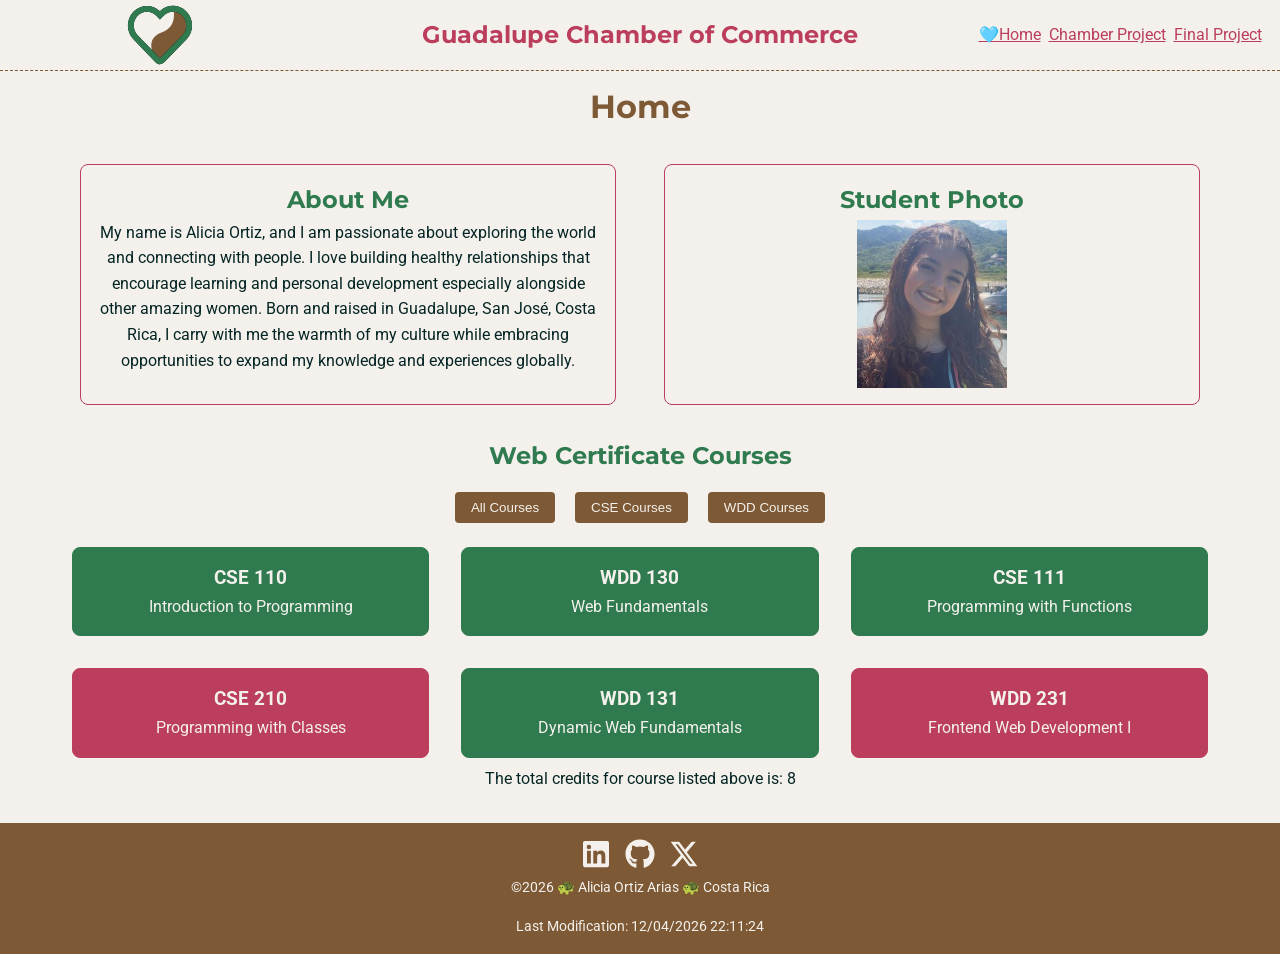
<file: index.html>
<!DOCTYPE html>
<html lang="en">

<head>
    <meta charset="UTF-8">
    <meta name="author" content="Alicia Ortiz">
    <meta name="description"
        content="Community hub supporting women-owned businesses in Guadalupe, Costa Rica. Hosts networking opportunities, and encourages local shopping.">
    <meta name="viewport" content="width=device-width, initial-scale=1.0">
    <title>Guadalupe Chamber of Commerce</title>

    <meta property="og:title" content="Guadalupe Chamber of Chamber">
    <meta property="og:description"
        content="Community hub supporting women-owned businesses in Guadalupe. Hosts networking opportunities, and encourages local shopping.">
    <meta property="og:image" content="	https://aliciaortiza.github.io/wdd231/images/facebook-image.jpg">
    <meta property="og:url" content="https://aliciaortiza.github.io/wdd231">
    <meta property="og:type" content="website">
    <meta property="og:site_name" content="Guadalupe Chamber of Commerce">

    <link rel="stylesheet" href="styles/chamber.css">
    <link rel="stylesheet" href="styles/chamber-large.css">

    <script src="scripts/chamber.js" defer></script>

    <link rel="preconnect" href="https://fonts.googleapis.com">
    <link rel="preconnect" href="https://fonts.gstatic.com" crossorigin>
    <link
        href="https://fonts.googleapis.com/css2?family=Montserrat:ital,wght@0,100..900;1,100..900&family=Playfair:ital,opsz,wght@0,5..1200,300..900;1,5..1200,300..900&family=Roboto:ital,wght@0,100..900;1,100..900&display=swap"
        rel="stylesheet">
    <link rel="icon" href="images/favicon.ico">
</head>

<body>
    <header>
        <svg class="header-logo" viewBox="0 0 24 24" xmlns="http://www.w3.org/2000/svg"
            xmlns:xlink="http://www.w3.org/1999/xlink" fill="#000000">
            <g id="SVGRepo_bgCarrier" stroke-width="0"></g>
            <g id="SVGRepo_tracerCarrier" stroke-linecap="round" stroke-linejoin="round"></g>
            <g id="SVGRepo_iconCarrier">
                <defs>
                    <path id="heart-a"
                        d="M7.64648437,1.19311523 C8.33056641,5.30135091 6.96142578,7.94555664 3.5390625,9.12573242 C0.116699219,10.3059082 -0.801757813,12.9492188 0.783691406,17.0556641 L3,19.2653809 L12.5229492,9.54785156 C13.5050456,6.41617839 12.8082682,3.82950846 10.4326172,1.7878418 C8.8577474,0.574951172 7.92903646,0.376708984 7.64648437,1.19311523 Z">
                    </path>
                    <path id="heart-c"
                        d="M18.6707335,10.0469949 C20.4444204,8.20475335 20.4428931,5.22154308 18.6673208,3.38125356 C16.8917484,1.54096405 14.0134482,1.53938105 12.2359925,3.37771648 L10.9702069,4.68963823 L9.74663024,3.42106257 C7.97421677,1.58443498 5.10087015,1.58474944 3.32883095,3.42176494 C1.55679174,5.25878043 1.55709514,8.23685657 3.32950861,10.0734842 L10.9750473,18 L18.6707335,10.0469949 Z M9.53555048,19.3884699 L1.89036034,11.4623154 C-0.629744037,8.85090825 -0.630172509,4.64518565 1.88938959,2.03323745 C4.37655172,-0.545122756 8.39543397,-0.61732966 10.9687169,1.81730162 C13.5445576,-0.66312694 17.60123,-0.604129239 20.1066156,1.99257419 C22.6292352,4.60713978 22.6313904,8.81686087 20.1115002,11.434147 L12.4427074,19.3824584 C12.1544685,19.6812032 11.7964701,19.8704534 11.4198481,19.9502088 C10.7609371,20.0997637 10.0408904,19.9123813 9.53555048,19.3884699 Z">
                    </path>
                </defs>
                <g fill="none" fill-rule="evenodd" transform="translate(1 2)">
                    <g transform="translate(8)">
                        <mask id="heart-b" fill="#ffffff">
                            <use xlink:href="#heart-a"></use>
                        </mask>
                        <use fill="#D8D8D8" xlink:href="#heart-a"></use>
                        <g fill="#7d5936" mask="url(#heart-b)">
                            <rect width="24" height="24" transform="translate(-9 -2)"></rect>
                        </g>
                    </g>
                    <mask id="heart-d" fill="#ffffff">
                        <use xlink:href="#heart-c"></use>
                    </mask>
                    <use fill="#000000" fill-rule="nonzero" xlink:href="#heart-c"></use>
                    <g fill="#2f7b4f" mask="url(#heart-d)">
                        <rect width="24" height="24" transform="translate(-1 -2)"></rect>
                    </g>
                </g>
            </g>
        </svg>

        <h2 class="header-title">Guadalupe Chamber of Commerce</h2>

        <div class="header-nav">
            <nav id="nav-bar" class="header-nav">
                <button id="menu-toggle" class="hamburger" aria-label="Toggle menu"></button>

                <ul>
                    <li><a href="index.html">🩵Home</a></li>
                    <li><a href="chamber.html">Chamber Project</a></li>
                    <li><a href="final.html">Final Project</a></li>
                </ul>
            </nav>
        </div>


    </header>


    <main>
        <h1 class="hero-title">Home</h1>

        <section class="info-column about-me">
            <h2>About Me</h2>
            <p>My name is Alicia Ortiz, and I am passionate about exploring the world and connecting with people.
                I love building healthy relationships that encourage
                learning and personal development especially alongside other amazing women.
                Born and raised in Guadalupe, San José, Costa Rica, I carry with me the warmth of my culture while
                embracing
                opportunities to expand my knowledge and experiences globally.</p>
        </section>

        <section class="info-column student-photo">
            <h2>Student Photo</h2>
            <img class="me-photo" src="images/alicia-profile.jpg" alt="Alicia Ortiz Arias">
        </section>

        <section class="web-courses">
            <h2>Web Certificate Courses</h2>
            <div class="course-buttons">
                <button id="all-boton">All Courses</button>
                <button id="cse-boton">CSE Courses</button>
                <button id="wdd-boton">WDD Courses</button>
            </div>
            <div class="courses-columns"></div>
            <p id="total-credits"></p>
        </section>
    </main>


    <footer>
        <section>
            <div class="footer-logos">
                <a href="https://linkedin.com" target="_blank" rel="noopener noreferrer">
                    <img class="logo-linkedin" src="images/linkedin.svg" alt="LinkedIn">
                </a>
                <a href="https://github.com" target="_blank" rel="noopener noreferrer">
                    <img class="logo-github" src="images/github.svg" alt="GitHub">
                </a>
                <a href="https://x.com" target="_blank" rel="noopener noreferrer">
                    <img class="logo-twitter" src="images/twitter.svg" alt="X">
                </a>
            </div>
        </section>
        <div class="footer-content">
            <p>&copy;<span id="currentyear"></span> 🐢 Alicia Ortiz Arias 🐢 Costa Rica</p>
            <p id="lastModified"></p>

        </div>
    </footer>
</body>

</html>
</file>
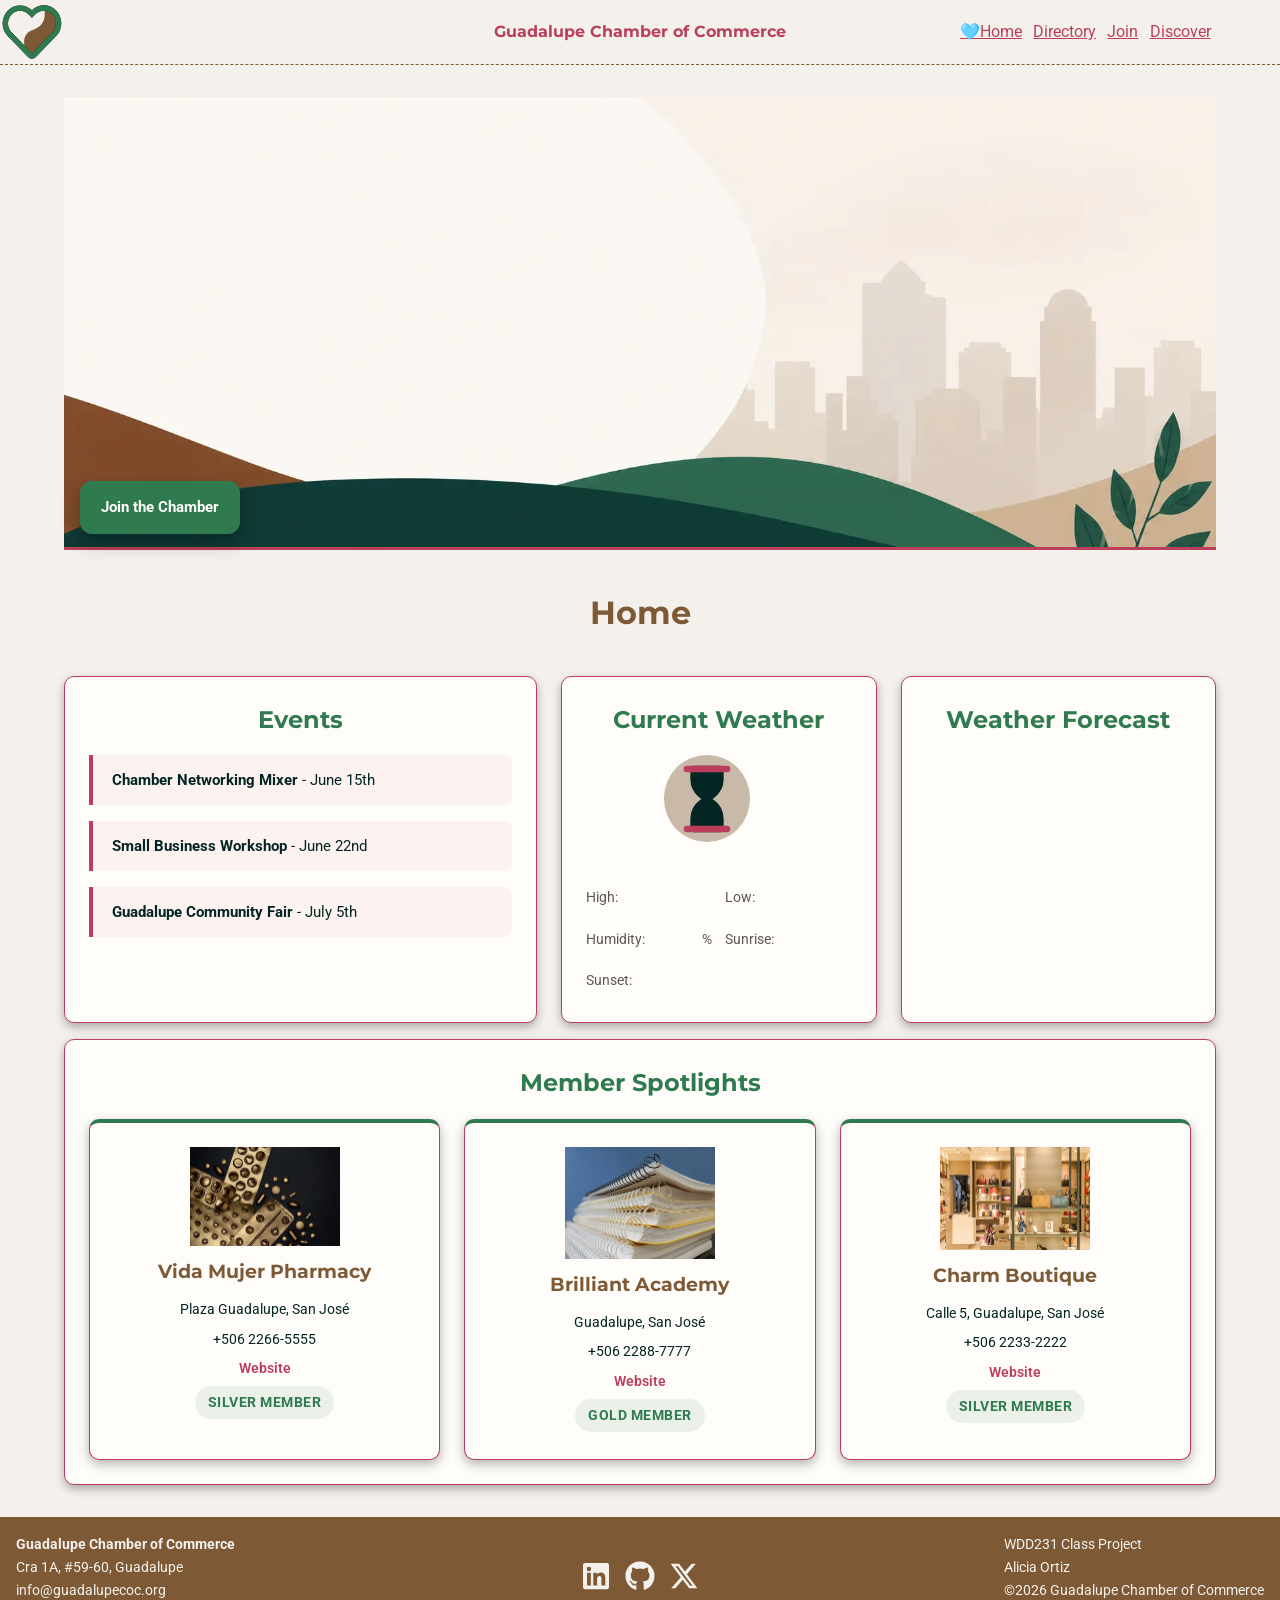
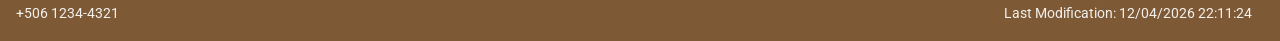
<file: chamber/index.html>
<!DOCTYPE html>
<html lang="en">

<head>
    <meta charset="UTF-8">
    <meta name="author" content="Alicia Ortiz">
    <meta name="description"
        content="Community hub supporting women-owned businesses in Guadalupe, Costa Rica. Hosts networking opportunities, and encourages local shopping.">
    <meta name="viewport" content="width=device-width, initial-scale=1.0">
    <title>Home Page Guadalupe Chamber of Commerce</title>


    <meta property="og:title" content="Guadalupe Chamber of Chamber">
    <meta property="og:description"
        content="Community hub supporting women-owned businesses in Guadalupe. Hosts networking opportunities, and encourages local shopping.">
    <meta property="og:image" content="	https://aliciaortiza.github.io/wdd231/images/facebook-image.jpg">
    <meta property="og:url" content="https://aliciaortiza.github.io/wdd231/chamber/index.html">
    <meta property="og:type" content="website">
    <meta property="og:site_name" content="Guadalupe Chamber of Commerce">

    <link rel="stylesheet" href="styles/normalize.css">
    <link rel="stylesheet" href="styles/small.css">
    <link rel="stylesheet" href="styles/large.css">

    <link rel="preconnect" href="https://fonts.googleapis.com">
    <link rel="preconnect" href="https://fonts.gstatic.com" crossorigin>
    <link
        href="https://fonts.googleapis.com/css2?family=Montserrat:ital,wght@0,100..900;1,100..900&family=Playfair:ital,opsz,wght@0,5..1200,300..900;1,5..1200,300..900&family=Roboto:ital,wght@0,100..900;1,100..900&display=swap"
        rel="stylesheet">

    <link rel="icon" href="images/favicon.ico">

    <script src="scripts/chamber.js" defer></script>

</head>

<body>
    <header>
        <svg class="header-logo" viewBox="0 0 24 24" xmlns="http://www.w3.org/2000/svg"
            xmlns:xlink="http://www.w3.org/1999/xlink" fill="#000000">
            <g id="SVGRepo_bgCarrier" stroke-width="0"></g>
            <g id="SVGRepo_tracerCarrier" stroke-linecap="round" stroke-linejoin="round"></g>
            <g id="SVGRepo_iconCarrier">
                <defs>
                    <path id="heart-a"
                        d="M7.64648437,1.19311523 C8.33056641,5.30135091 6.96142578,7.94555664 3.5390625,9.12573242 C0.116699219,10.3059082 -0.801757813,12.9492188 0.783691406,17.0556641 L3,19.2653809 L12.5229492,9.54785156 C13.5050456,6.41617839 12.8082682,3.82950846 10.4326172,1.7878418 C8.8577474,0.574951172 7.92903646,0.376708984 7.64648437,1.19311523 Z">
                    </path>
                    <path id="heart-c"
                        d="M18.6707335,10.0469949 C20.4444204,8.20475335 20.4428931,5.22154308 18.6673208,3.38125356 C16.8917484,1.54096405 14.0134482,1.53938105 12.2359925,3.37771648 L10.9702069,4.68963823 L9.74663024,3.42106257 C7.97421677,1.58443498 5.10087015,1.58474944 3.32883095,3.42176494 C1.55679174,5.25878043 1.55709514,8.23685657 3.32950861,10.0734842 L10.9750473,18 L18.6707335,10.0469949 Z M9.53555048,19.3884699 L1.89036034,11.4623154 C-0.629744037,8.85090825 -0.630172509,4.64518565 1.88938959,2.03323745 C4.37655172,-0.545122756 8.39543397,-0.61732966 10.9687169,1.81730162 C13.5445576,-0.66312694 17.60123,-0.604129239 20.1066156,1.99257419 C22.6292352,4.60713978 22.6313904,8.81686087 20.1115002,11.434147 L12.4427074,19.3824584 C12.1544685,19.6812032 11.7964701,19.8704534 11.4198481,19.9502088 C10.7609371,20.0997637 10.0408904,19.9123813 9.53555048,19.3884699 Z">
                    </path>
                </defs>
                <g fill="none" fill-rule="evenodd" transform="translate(1 2)">
                    <g transform="translate(8)">
                        <mask id="heart-b" fill="#ffffff">
                            <use xlink:href="#heart-a"></use>
                        </mask>
                        <use fill="#D8D8D8" xlink:href="#heart-a"></use>
                        <g fill="#7d5936" mask="url(#heart-b)">
                            <rect width="24" height="24" transform="translate(-9 -2)"></rect>
                        </g>
                    </g>
                    <mask id="heart-d" fill="#ffffff">
                        <use xlink:href="#heart-c"></use>
                    </mask>
                    <use fill="#000000" fill-rule="nonzero" xlink:href="#heart-c"></use>
                    <g fill="#2f7b4f" mask="url(#heart-d)">
                        <rect width="24" height="24" transform="translate(-1 -2)"></rect>
                    </g>
                </g>
            </g>
        </svg>

        <h2 class="header-title">Guadalupe Chamber of Commerce</h2>

        <div class="header-nav">
            <nav id="nav-bar" class="header-nav">
                <button id="menu-toggle" class="hamburger" aria-label="Toggle menu"></button>

                <ul>
                    <li><a href="index.html">🩵Home</a></li>
                    <li><a href="directory.html">Directory</a></li>
                    <li><a href="join.html">Join</a></li>
                    <li><a href="discover.html">Discover</a></li>
                </ul>
            </nav>
        </div>


    </header>


    <main>
        <section class="hero">
            <div class="hero-image">
                <img src="images/hero.webp" alt="Guadalupe Chamber of Commerce">
            </div>
        
            <div class="hero-call-action">
                <a href="join.html">Join the Chamber</a>
            </div>
        </section>

        <h1 class="home-title">Home</h1>

        <div class="top-grid-container">
            <section class="events-card">
                <h2>Events</h2>
                <div id="events-content">
                    <p><strong>Chamber Networking Mixer</strong> - June 15th</p>
                    <p><strong>Small Business Workshop</strong> - June 22nd</p>
                    <p><strong>Guadalupe Community Fair</strong> - July 5th</p>
                </div>
            </section>
        
        <section class="weather-current-card">
            <h2>Current Weather</h2>
            <div id="weather-info">
                <div class="weather-main">
                    <img id="weather-icon" src="images/loading.svg" alt="Weather Icon">
                    <div class="temp-group">
                        <p id="current-temp"></p>
                        <p id="weather-desc" class="capitalize"></p>
                    </div>
                </div>
        
                <div class="weather-details">
                    <p><span>High:</span> <strong id="high-temp"></strong></p>
                    <p><span>Low:</span> <strong id="low-temp"></strong></p>
                    <p><span>Humidity:</span> <span><strong id="humidity"></strong>%</span></p>
                    <p><span>Sunrise:</span> <strong id="sunrise"></strong></p>
                    <p><span>Sunset:</span> <strong id="sunset"></strong></p>
                </div>
            </div>
        </section>
        
        <section class="weather-forecast-card">
            <h2>Weather Forecast</h2>
            <div id="forecast-content">
            </div>
        </section>
        </div>
        
        <section class="spotlights-container">
            <h2>Member Spotlights</h2>
            <div id="member-spotlights"></div>
        </section>
        
    </main>


    <footer>

        <div class="footer-contact">
            <p class="title-footer">Guadalupe Chamber of Commerce</p>
            <p>Cra 1A, #59-60, Guadalupe</p>
            <p>info@guadalupecoc.org</p>
            <p>+506 1234-4321 </p>
        </div>

        <div class="footer-logos">
            <a href="https://linkedin.com" target="_blank" rel="noopener noreferrer">
                <img class="logo-linkedin" src="images/linkedin.svg" alt="LinkedIn"> </a>
            <a href="https://github.com" target="_blank" rel="noopener noreferrer">
                <img class="logo-github" src="images/github.svg" alt="GitHub">
            </a>
            <a href="https://x.com" target="_blank" rel="noopener noreferrer">
                <img class="logo-twitter" src="images/twitter.svg" alt="X">
            </a>
        </div>

        <div class="footer-content">
            <p>WDD231 Class Project</p>
            <p>Alicia Ortiz</p>
            <p>&copy;<span id="currentyear"></span> Guadalupe Chamber of Commerce</p>
            <p id="lastModified"></p>
        </div>
    </footer>
</body>

</html>
</file>
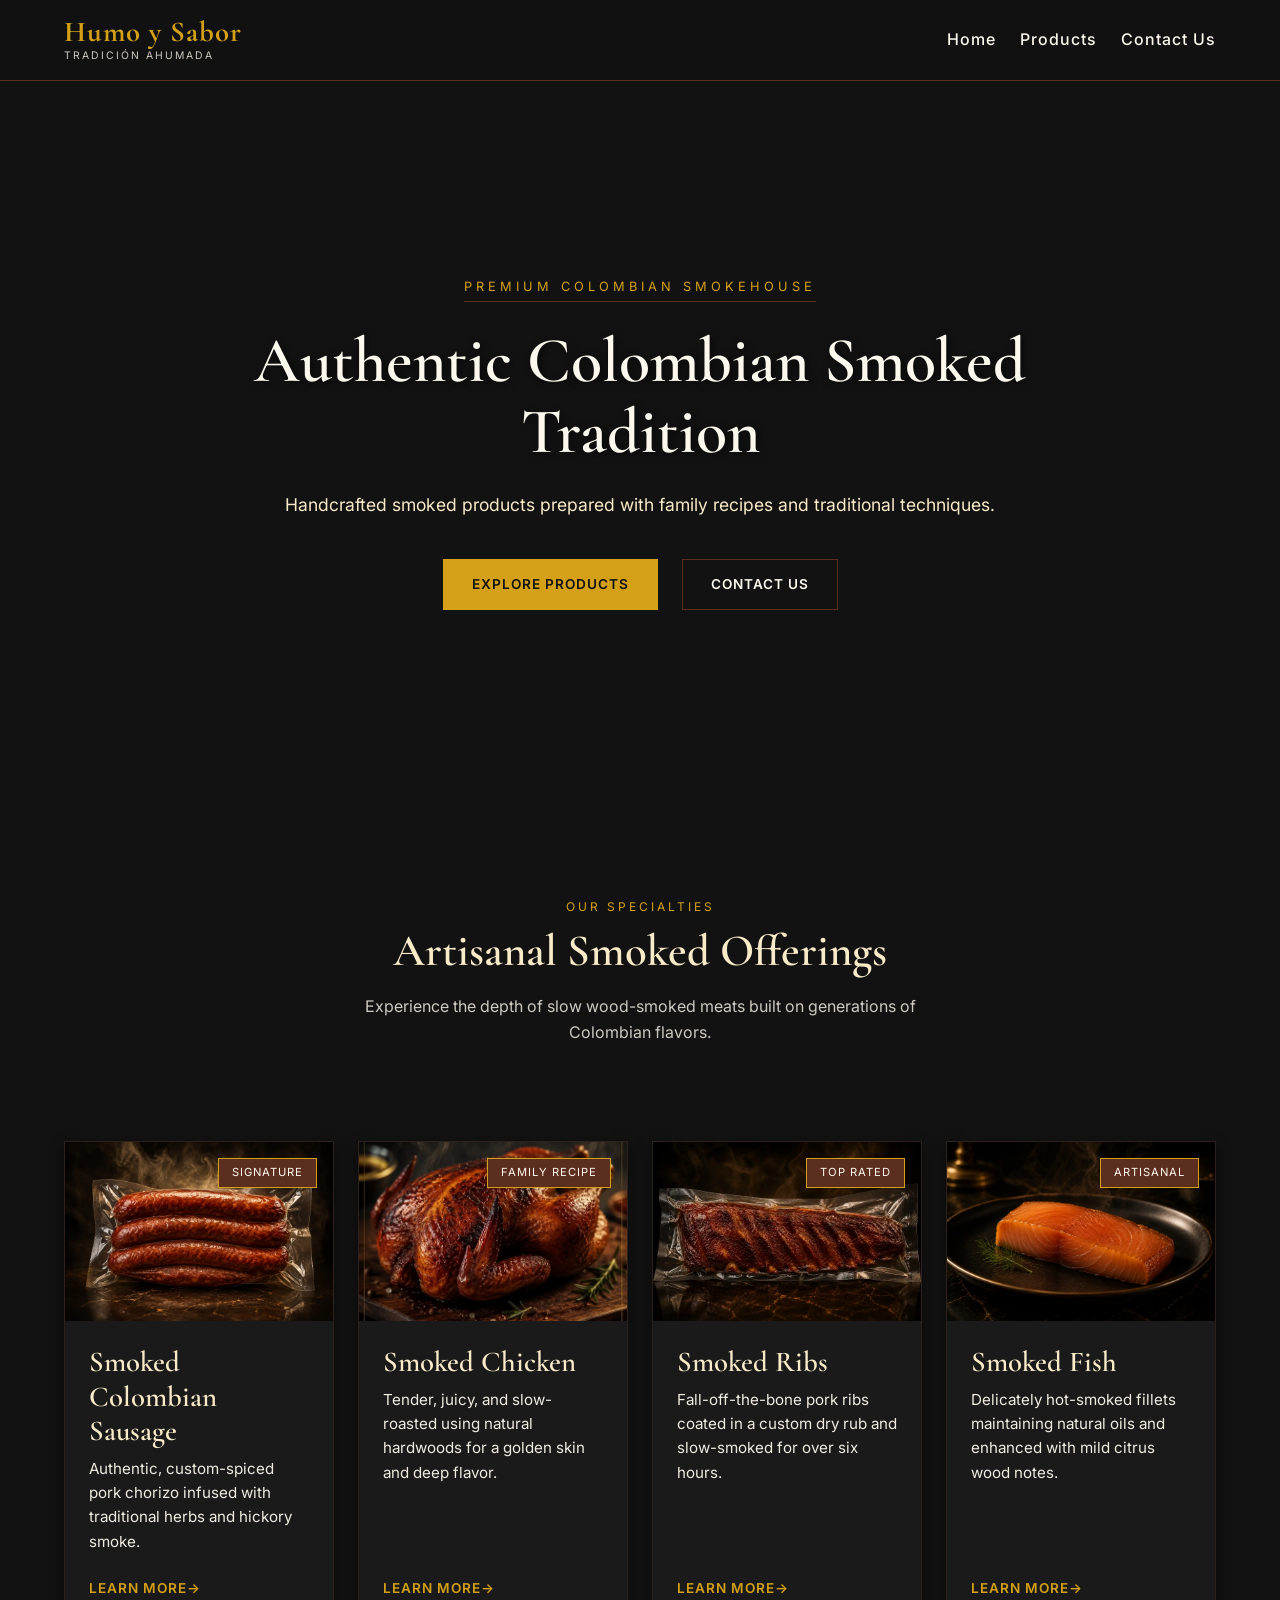
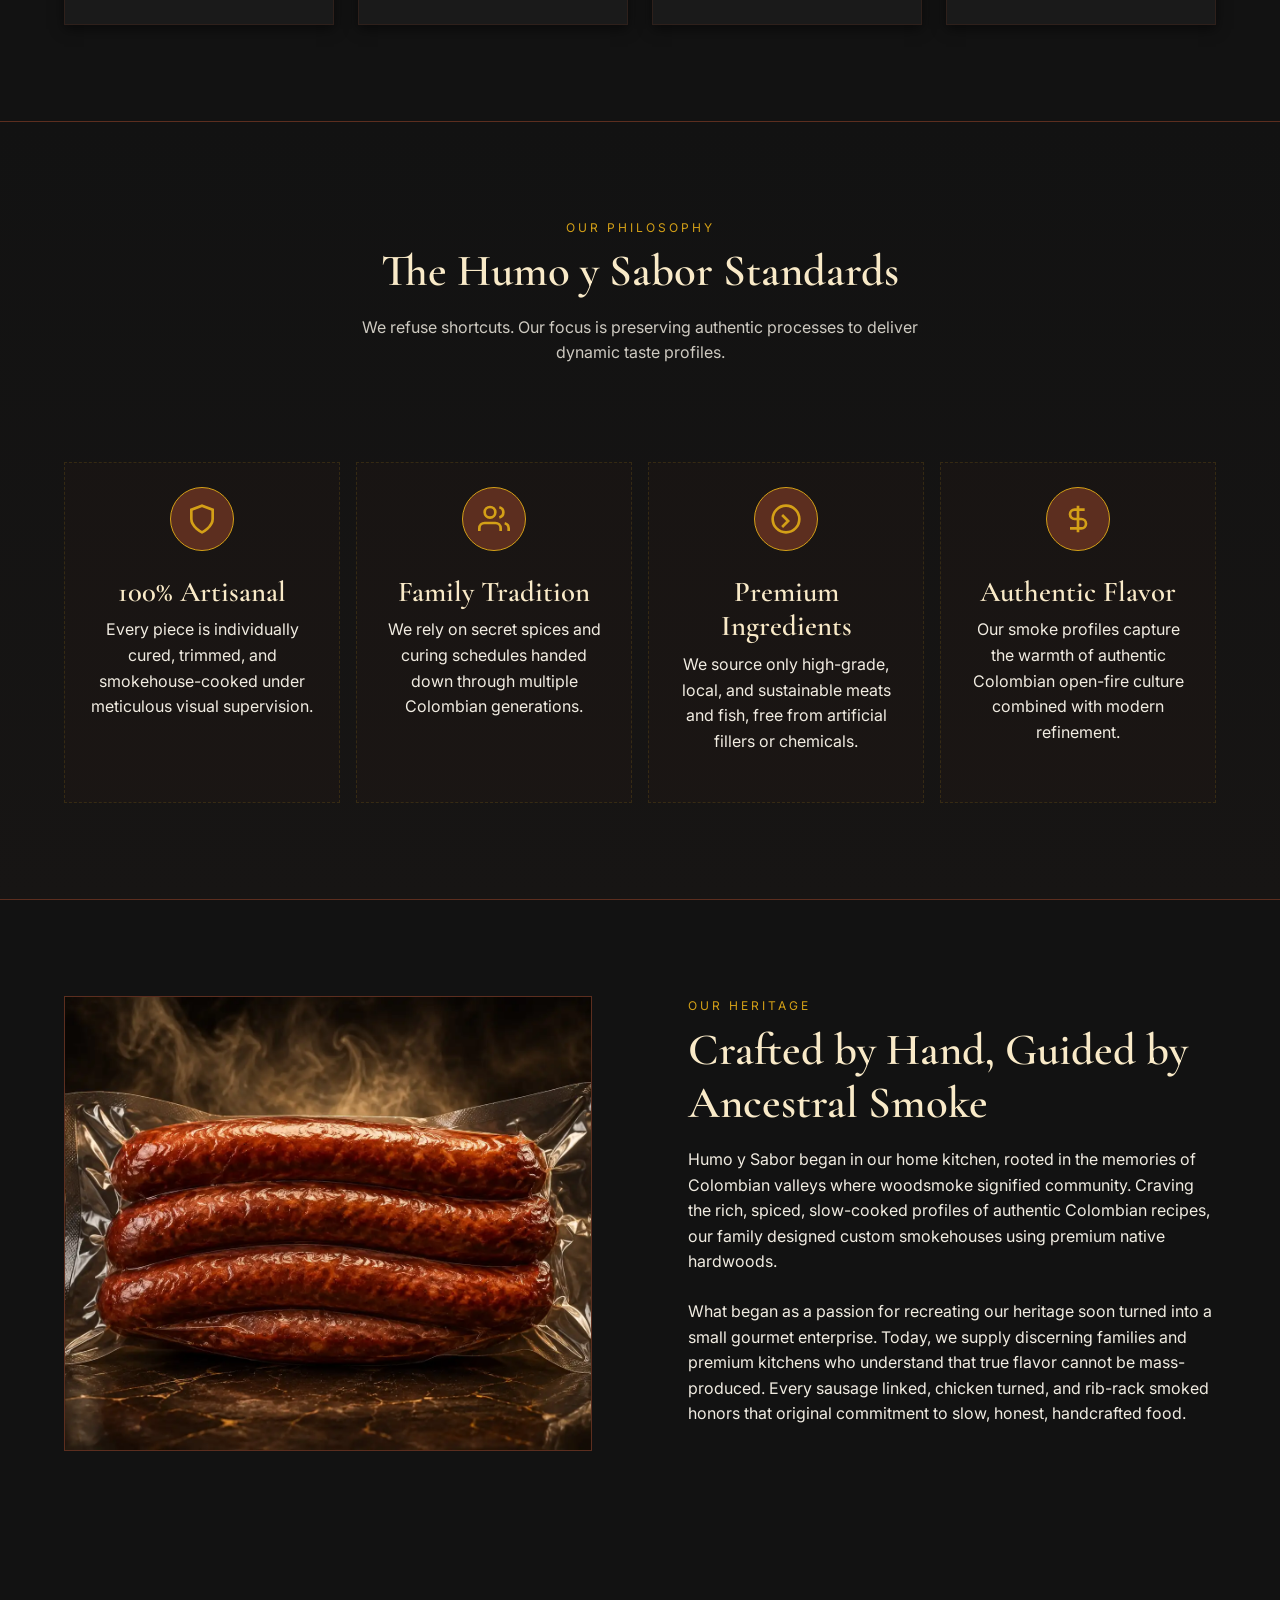
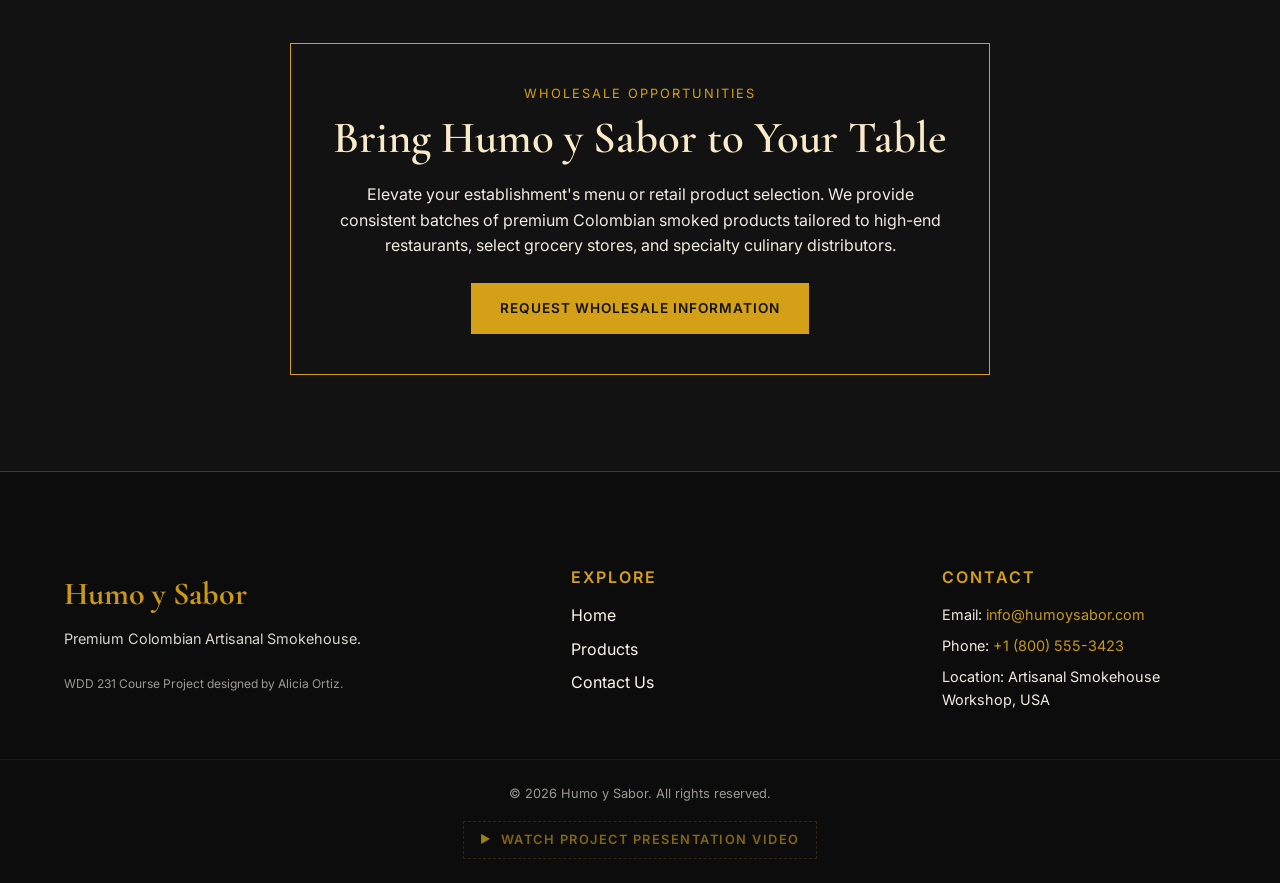
<file: finalprojectalicia/index.html>
<!DOCTYPE html>
<html lang="en">

<head>
    <meta charset="UTF-8">
    <meta name="viewport" content="width=device-width, initial-scale=1.0">
    <title>Humo y Sabor | Authentic Colombian Smoked Tradition</title>
    <meta name="author" content="Alicia Ortiz">
    <meta name="description"
        content="Discover Humo y Sabor, a premium Colombian family smokehouse crafting artisanal smoked sausages, chicken, ribs, and fish with traditional recipes.">

    <!-- Open Graph / Facebook -->
    <meta property="og:type" content="website">
    <meta property="og:url" content="https://humoysabor.com/">
    <meta property="og:title" content="Humo y Sabor | Authentic Colombian Smoked Tradition">
    <meta property="og:description"
        content="Artisanal, handmade, premium smoked meats and fish using Colombian family recipes.">
    <meta property="og:image" content="https://aliciaortiza.github.io/wdd231/finalprojectalicia/images/chorizo.webp">

    <!-- Twitter -->
    <meta property="twitter:card" content="summary_large_image">
    <meta property="twitter:title" content="Humo y Sabor | Authentic Colombian Smoked Tradition">
    <meta property="twitter:description"
        content="Artisanal, handmade, premium smoked meats and fish using Colombian family recipes.">

    <!-- Google Fonts Preconnect and Links -->
    <link rel="preconnect" href="https://fonts.googleapis.com">
    <link rel="preconnect" href="https://fonts.gstatic.com" crossorigin>
    <link
        href="https://fonts.googleapis.com/css2?family=Cormorant+Garamond:ital,wght@0,400;0,600;0,700;1,400&family=Inter:wght@300;400;500;600;700&display=swap"
        rel="stylesheet">

    <link rel="stylesheet" href="styles/small.css">
    <link rel="stylesheet" href="styles/large.css" media="screen and (min-width: 768px)">

    <script type="module" src="scripts/main.js"></script>

    <link rel="icon" href="images/favicon.ico">
</head>

<body>
    <!-- Accessibility Skip Link -->
    <a href="#main-content" class="skip-link">Skip to main content</a>

    <!-- Header -->
    <header class="site-header">
        <div class="header-container">
            <div class="logo">
                <a href="index.html" aria-label="Humo y Sabor Homepage">
                    <span class="brand-name">Humo y Sabor</span>
                    <span class="brand-tagline">Tradición Ahumada</span>
                </a>
            </div>

            <!-- Mobile Menu Toggle Button -->
            <button class="menu-toggle" aria-expanded="false" aria-controls="primary-navigation"
                aria-label="Toggle navigation menu">
                <span class="hamburger-bar"></span>
                <span class="hamburger-bar"></span>
                <span class="hamburger-bar"></span>
            </button>

            <!-- Primary Navigation -->
            <nav id="primary-navigation" class="nav-menu">
                <ul class="nav-list">
                    <li><a href="index.html" class="hs-nav-link">Home</a></li>
                    <li><a href="products.html" class="hs-nav-link">Products</a></li>
                    <li><a href="contact-us.html" class="hs-nav-link">Contact Us</a></li>
                </ul>
            </nav>
        </div>
    </header>

    <!-- Main Content -->
    <main id="main-content">
        <!-- Hero Section -->
        <section class="hero-section" aria-label="Hero Introduction">
            <div class="hero-bg-overlay"></div>
            <div class="hero-content-wrapper">
                <span class="hero-tag animate-on-scroll">Premium Colombian Smokehouse</span>
                <h1 class="hero-headline animate-on-scroll">Authentic Colombian Smoked Tradition</h1>
                <p class="hero-subheadline animate-on-scroll">
                    Handcrafted smoked products prepared with family recipes and traditional techniques.
                </p>
                <div class="hero-actions animate-on-scroll">
                    <a href="products.html" class="boton hs-boton-primary">Explore Products</a>
                    <a href="contact-us.html" class="boton hs-boton-secondary">Contact Us</a>
                </div>
            </div>
        </section>

        <!-- Featured Products Section -->
        <section class="featured-products" aria-labelledby="featured-heading">
            <div class="container">
                <div class="section-header">
                    <span class="section-label">Our Specialties</span>
                    <h2 id="featured-heading">Artisanal Smoked Offerings</h2>
                    <p class="section-desc">Experience the depth of slow wood-smoked meats built on generations of
                        Colombian flavors.</p>
                </div>

                <div class="products-grid">
                    <!-- Card 1 -->
                    <article class="product-card animate-on-scroll">
                        <div class="product-image-container">
                            <img src="images/chorizo.webp" alt="Traditional Colombian smoked chorizo sausages"
                                width="600" height="400" loading="lazy" class="product-img">
                            <span class="product-badge">Signature</span>
                        </div>
                        <div class="product-info">
                            <h3>Smoked Colombian Sausage</h3>
                            <p>Authentic, custom-spiced pork chorizo infused with traditional herbs and hickory smoke.
                            </p>
                            <a href="products.html" class="card-link"
                                aria-label="Learn more about Smoked Colombian Sausage">Learn More <span
                                    aria-hidden="true">&rarr;</span></a>
                        </div>
                    </article>

                    <!-- Card 2 -->
                    <article class="product-card animate-on-scroll">
                        <div class="product-image-container">
                            <img src="images/gallina.webp"
                                alt="Slow smoked golden brown chicken breast sliced on a wooden board" width="600"
                                height="400" loading="lazy" class="product-img">
                            <span class="product-badge">Family Recipe</span>
                        </div>
                        <div class="product-info">
                            <h3>Smoked Chicken</h3>
                            <p>Tender, juicy, and slow-roasted using natural hardwoods for a golden skin and deep
                                flavor.</p>
                            <a href="products.html" class="card-link" aria-label="Learn more about Smoked Chicken">Learn
                                More <span aria-hidden="true">&rarr;</span></a>
                        </div>
                    </article>

                    <!-- Card 3 -->
                    <article class="product-card animate-on-scroll">
                        <div class="product-image-container">
                            <img src="images/costilla.webp"
                                alt="Glazed pork ribs showing smoke ring, stacked on black paper" width="600"
                                height="400" loading="lazy" class="product-img">
                            <span class="product-badge">Top Rated</span>
                        </div>
                        <div class="product-info">
                            <h3>Smoked Ribs</h3>
                            <p>Fall-off-the-bone pork ribs coated in a custom dry rub and slow-smoked for over six
                                hours.</p>
                            <a href="products.html" class="card-link" aria-label="Learn more about Smoked Ribs">Learn
                                More <span aria-hidden="true">&rarr;</span></a>
                        </div>
                    </article>

                    <!-- Card 4 -->
                    <article class="product-card animate-on-scroll">
                        <div class="product-image-container">
                            <img src="images/pescado.webp"
                                alt="Fillet of smoked salmon garnished with fresh dill on a slate board" width="600"
                                height="400" loading="lazy" class="product-img">
                            <span class="product-badge">Artisanal</span>
                        </div>
                        <div class="product-info">
                            <h3>Smoked Fish</h3>
                            <p>Delicately hot-smoked fillets maintaining natural oils and enhanced with mild citrus wood
                                notes.</p>
                            <a href="products.html" class="card-link" aria-label="Learn more about Smoked Fish">Learn
                                More <span aria-hidden="true">&rarr;</span></a>
                        </div>
                    </article>
                </div>
            </div>
        </section>

        <!-- Why Choose Us Section -->
        <section class="why-choose-us" aria-labelledby="why-heading">
            <div class="container">
                <div class="section-header">
                    <span class="section-label">Our Philosophy</span>
                    <h2 id="why-heading">The Humo y Sabor Standards</h2>
                    <p class="section-desc">We refuse shortcuts. Our focus is preserving authentic processes to deliver
                        dynamic taste profiles.</p>
                </div>

                <div class="standards-grid">
                    <div class="standard-item animate-on-scroll">
                        <div class="icon-wrapper" aria-hidden="true">
                            <svg width="32" height="32" viewBox="0 0 24 24" fill="none" stroke="currentColor"
                                stroke-width="2">
                                <path d="M12 22s8-4 8-10V5l-8-3-8 3v7c0 6 8 10 8 10z" />
                            </svg>
                        </div>
                        <h3>100% Artisanal</h3>
                        <p>Every piece is individually cured, trimmed, and smokehouse-cooked under meticulous visual
                            supervision.</p>
                    </div>

                    <div class="standard-item animate-on-scroll">
                        <div class="icon-wrapper" aria-hidden="true">
                            <svg width="32" height="32" viewBox="0 0 24 24" fill="none" stroke="currentColor"
                                stroke-width="2">
                                <path d="M17 21v-2a4 4 0 0 0-4-4H5a4 4 0 0 0-4 4v2" />
                                <circle cx="9" cy="7" r="4" />
                                <path d="M23 21v-2a4 4 0 0 0-3-3.87" />
                                <path d="M16 3.13a4 4 0 0 1 0 7.75" />
                            </svg>
                        </div>
                        <h3>Family Tradition</h3>
                        <p>We rely on secret spices and curing schedules handed down through multiple Colombian
                            generations.</p>
                    </div>

                    <div class="standard-item animate-on-scroll">
                        <div class="icon-wrapper" aria-hidden="true">
                            <svg width="32" height="32" viewBox="0 0 24 24" fill="none" stroke="currentColor"
                                stroke-width="2">
                                <circle cx="12" cy="12" r="10" />
                                <path d="m9.09 9 4.51 4.51-4.51 4.51" />
                            </svg>
                        </div>
                        <h3>Premium Ingredients</h3>
                        <p>We source only high-grade, local, and sustainable meats and fish, free from artificial
                            fillers or chemicals.</p>
                    </div>

                    <div class="standard-item animate-on-scroll">
                        <div class="icon-wrapper" aria-hidden="true">
                            <svg width="32" height="32" viewBox="0 0 24 24" fill="none" stroke="currentColor"
                                stroke-width="2">
                                <path d="M12 2v20M17 5H9.5a3.5 3.5 0 0 0 0 7h5a3.5 3.5 0 0 1 0 7H6" />
                            </svg>
                        </div>
                        <h3>Authentic Flavor</h3>
                        <p>Our smoke profiles capture the warmth of authentic Colombian open-fire culture combined with
                            modern refinement.</p>
                    </div>
                </div>
            </div>
        </section>

        <!-- Our Story Section -->
        <section class="our-story-section" aria-labelledby="story-heading">
            <div class="container story-wrapper">
                <div class="story-image animate-on-scroll">
                    <img src="images/chorizo.webp" alt="Family heritage smokehouse setup with firewood" width="800"
                        height="600" loading="lazy">
                </div>
                <div class="story-content animate-on-scroll">
                    <span class="section-label">Our Heritage</span>
                    <h2 id="story-heading">Crafted by Hand, Guided by Ancestral Smoke</h2>
                    <p>
                        Humo y Sabor began in our home kitchen, rooted in the memories of Colombian valleys where
                        woodsmoke signified community. Craving the rich, spiced, slow-cooked profiles of authentic
                        Colombian recipes, our family designed custom smokehouses using premium native hardwoods.
                    </p>
                    <p>
                        What began as a passion for recreating our heritage soon turned into a small gourmet enterprise.
                        Today, we supply discerning families and premium kitchens who understand that true flavor cannot
                        be mass-produced. Every sausage linked, chicken turned, and rib-rack smoked honors that original
                        commitment to slow, honest, handcrafted food.
                    </p>
                </div>
            </div>
        </section>

        <!-- Wholesale Section -->
        <section class="wholesale-section" aria-labelledby="wholesale-heading">
            <div class="container animate-on-scroll">
                <div class="wholesale-content-box">
                    <span class="wholesale-label">Wholesale Opportunities</span>
                    <h2 id="wholesale-heading">Bring Humo y Sabor to Your Table</h2>
                    <p>
                        Elevate your establishment's menu or retail product selection. We provide consistent batches of
                        premium Colombian smoked products tailored to high-end restaurants, select grocery stores, and
                        specialty culinary distributors.
                    </p>
                    <a href="contact-us.html#wholesale-inquiry" class="boton hs-boton-primary">Request Wholesale
                        Information</a>
                </div>
            </div>
        </section>
    </main>

    <!-- Footer -->
    <footer class="site-footer">
        <div class="container footer-grid">
            <div class="footer-brand">
                <p class="footer-logo">Humo y Sabor</p>
                <p class="footer-tagline">Premium Colombian Artisanal Smokehouse.</p>
                <p class="author-attribution">WDD 231 Course Project designed by Alicia Ortiz.</p>
            </div>

            <div class="footer-nav">
                <h3>Explore</h3>
                <ul>
                    <li><a href="index.html">Home</a></li>
                    <li><a href="products.html">Products</a></li>
                    <li><a href="contact-us.html">Contact Us</a></li>
                </ul>
            </div>

            <div class="footer-contact">
                <h3>Contact</h3>
                <p>Email: <a href="mailto:info@humoysabor.com">info@humoysabor.com</a></p>
                <p>Phone: <a href="tel:+18005553423">+1 (800) 555-3423</a></p>
                <p>Location: Artisanal Smokehouse Workshop, USA</p>
            </div>
        </div>
        <div class="footer-bottom">
            <div class="container">
                <p>&copy; <span id="current-year"></span> Humo y Sabor. All rights reserved.</p>
                <p class="video-presentation-link">
                    <a href="https://youtu.be/XqFK0R4D5h0?si=cncBQI-X9ze2XC_j" target="_blank" rel="noopener noreferrer"
                        aria-label="Watch the API and Asynchronous Functionality explanation video">
                        <span class="video-icon" aria-hidden="true">▶</span> Watch Project Presentation Video
                    </a>
                </p>
            </div>
        </div>
    </footer>
</body>

</html>
</file>
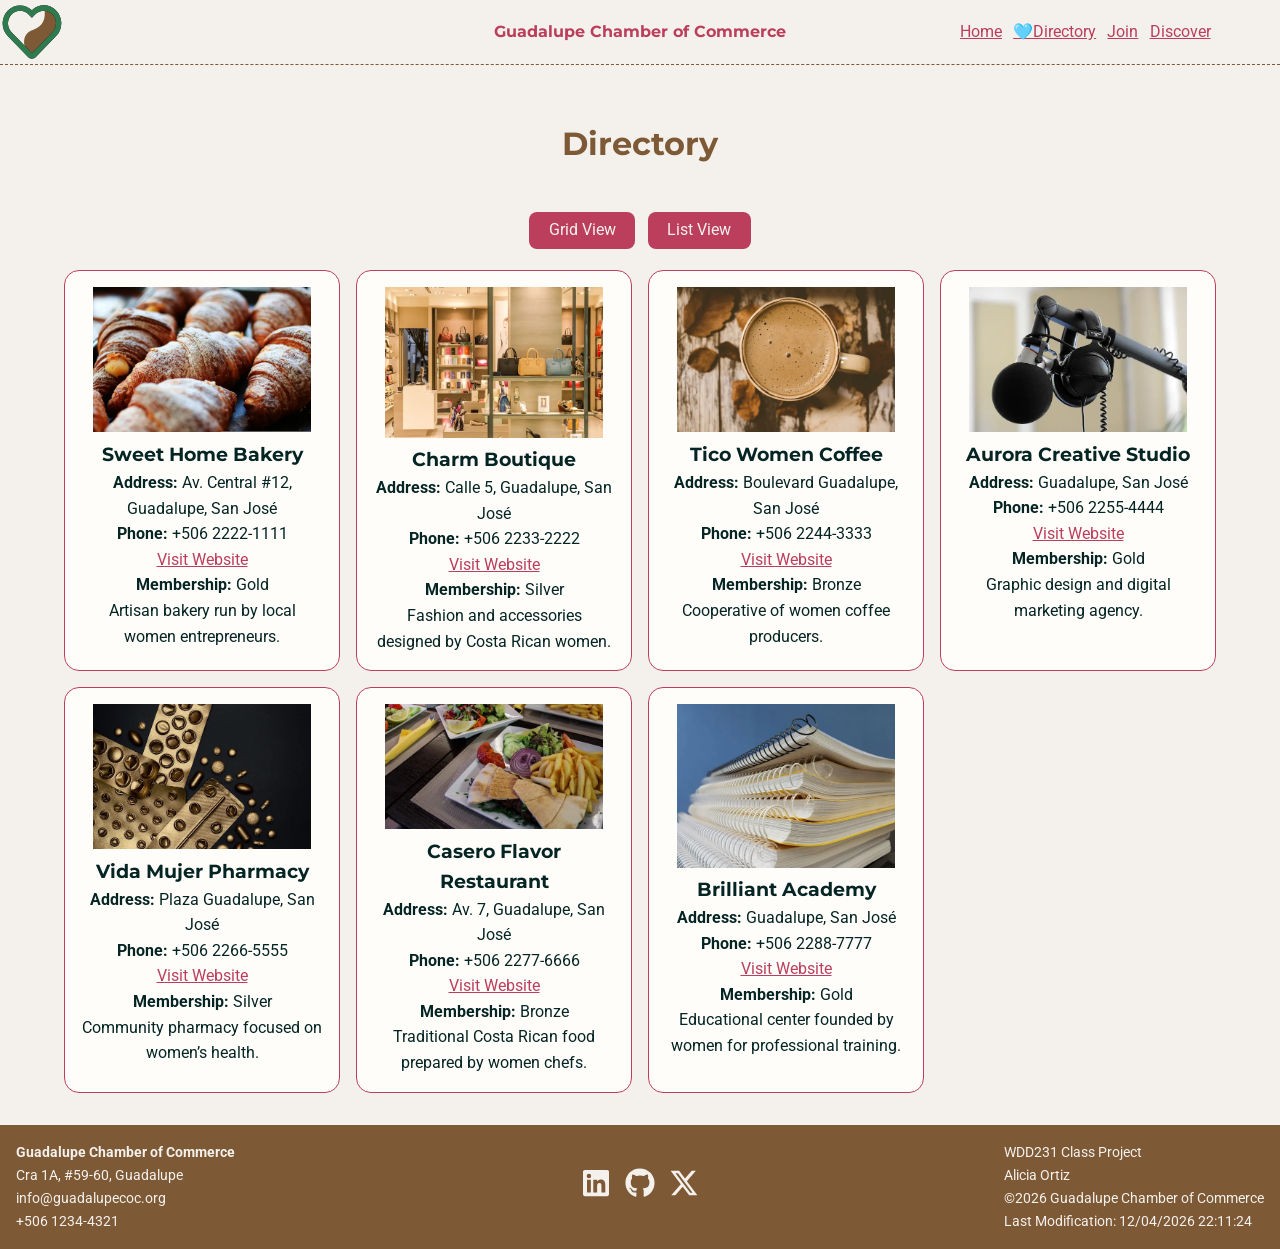
<file: chamber/directory.html>
<!DOCTYPE html>
<html lang="en">

<head>
    <meta charset="UTF-8">
    <meta name="author" content="Alicia Ortiz">
    <meta name="description"
        content="Community hub supporting women-owned businesses in Guadalupe, Costa Rica. Hosts networking opportunities, and encourages local shopping.">
    <meta name="viewport" content="width=device-width, initial-scale=1.0">
    <title>Directory Guadalupe Chamber of Commerce</title>


    <meta property="og:title" content="Guadalupe Chamber of Chamber">
    <meta property="og:description"
        content="Community hub supporting women-owned businesses in Guadalupe. Hosts networking opportunities, and encourages local shopping.">
    <meta property="og:image" content="	https://aliciaortiza.github.io/wdd231/images/facebook-image.jpg">
    <meta property="og:url" content="https://aliciaortiza.github.io/wdd231/chamber/directory.html">
    <meta property="og:type" content="website">
    <meta property="og:site_name" content="Guadalupe Chamber of Commerce">

    <link rel="stylesheet" href="styles/normalize.css">
    <link rel="stylesheet" href="styles/small.css">
    <link rel="stylesheet" href="styles/large.css">

    <script src="scripts/chamber.js" defer></script>

    <link rel="preconnect" href="https://fonts.googleapis.com">
    <link rel="preconnect" href="https://fonts.gstatic.com" crossorigin>
    <link
        href="https://fonts.googleapis.com/css2?family=Montserrat:ital,wght@0,100..900;1,100..900&family=Playfair:ital,opsz,wght@0,5..1200,300..900;1,5..1200,300..900&family=Roboto:ital,wght@0,100..900;1,100..900&display=swap"
        rel="stylesheet">

    <link rel="icon" href="images/favicon.ico">

</head>

<body>
    <header>
        <svg class="header-logo" viewBox="0 0 24 24" xmlns="http://www.w3.org/2000/svg"
            xmlns:xlink="http://www.w3.org/1999/xlink" fill="#000000">
            <g id="SVGRepo_bgCarrier" stroke-width="0"></g>
            <g id="SVGRepo_tracerCarrier" stroke-linecap="round" stroke-linejoin="round"></g>
            <g id="SVGRepo_iconCarrier">
                <defs>
                    <path id="heart-a"
                        d="M7.64648437,1.19311523 C8.33056641,5.30135091 6.96142578,7.94555664 3.5390625,9.12573242 C0.116699219,10.3059082 -0.801757813,12.9492188 0.783691406,17.0556641 L3,19.2653809 L12.5229492,9.54785156 C13.5050456,6.41617839 12.8082682,3.82950846 10.4326172,1.7878418 C8.8577474,0.574951172 7.92903646,0.376708984 7.64648437,1.19311523 Z">
                    </path>
                    <path id="heart-c"
                        d="M18.6707335,10.0469949 C20.4444204,8.20475335 20.4428931,5.22154308 18.6673208,3.38125356 C16.8917484,1.54096405 14.0134482,1.53938105 12.2359925,3.37771648 L10.9702069,4.68963823 L9.74663024,3.42106257 C7.97421677,1.58443498 5.10087015,1.58474944 3.32883095,3.42176494 C1.55679174,5.25878043 1.55709514,8.23685657 3.32950861,10.0734842 L10.9750473,18 L18.6707335,10.0469949 Z M9.53555048,19.3884699 L1.89036034,11.4623154 C-0.629744037,8.85090825 -0.630172509,4.64518565 1.88938959,2.03323745 C4.37655172,-0.545122756 8.39543397,-0.61732966 10.9687169,1.81730162 C13.5445576,-0.66312694 17.60123,-0.604129239 20.1066156,1.99257419 C22.6292352,4.60713978 22.6313904,8.81686087 20.1115002,11.434147 L12.4427074,19.3824584 C12.1544685,19.6812032 11.7964701,19.8704534 11.4198481,19.9502088 C10.7609371,20.0997637 10.0408904,19.9123813 9.53555048,19.3884699 Z">
                    </path>
                </defs>
                <g fill="none" fill-rule="evenodd" transform="translate(1 2)">
                    <g transform="translate(8)">
                        <mask id="heart-b" fill="#ffffff">
                            <use xlink:href="#heart-a"></use>
                        </mask>
                        <use fill="#D8D8D8" xlink:href="#heart-a"></use>
                        <g fill="#7d5936" mask="url(#heart-b)">
                            <rect width="24" height="24" transform="translate(-9 -2)"></rect>
                        </g>
                    </g>
                    <mask id="heart-d" fill="#ffffff">
                        <use xlink:href="#heart-c"></use>
                    </mask>
                    <use fill="#000000" fill-rule="nonzero" xlink:href="#heart-c"></use>
                    <g fill="#2f7b4f" mask="url(#heart-d)">
                        <rect width="24" height="24" transform="translate(-1 -2)"></rect>
                    </g>
                </g>
            </g>
        </svg>

        <h2 class="header-title">Guadalupe Chamber of Commerce</h2>

        <div class="header-nav">
            <nav id="nav-bar" class="header-nav">
                <button id="menu-toggle" class="hamburger" aria-label="Toggle menu"></button>

                <ul>
                    <li><a href="index.html">Home</a></li>
                    <li><a href="directory.html">🩵Directory</a></li>
                    <li><a href="join.html">Join</a></li>
                    <li><a href="discover.html">Discover</a></li>
                </ul>
            </nav>
        </div>


    </header>


    <main>
        <h1 class="hero-title">Directory</h1>

        <div class="view-toggle">
            <button id="gridboton">Grid View</button>
            <button id="listboton">List View</button>
        </div>
        <div id="membersContainer" class="grid-view"></div>

    </main>


    <footer>

        <div class="footer-contact">
            <p class="title-footer">Guadalupe Chamber of Commerce</p>
            <p>Cra 1A, #59-60, Guadalupe</p>
            <p>info@guadalupecoc.org</p>
            <p>+506 1234-4321 </p>
        </div>

        <div class="footer-logos">
            <a href="https://linkedin.com" target="_blank" rel="noopener noreferrer">
                <img class="logo-linkedin" src="images/linkedin.svg" alt="LinkedIn"> </a>
            <a href="https://github.com" target="_blank" rel="noopener noreferrer">
                <img class="logo-github" src="images/github.svg" alt="GitHub">
            </a>
            <a href="https://x.com" target="_blank" rel="noopener noreferrer">
                <img class="logo-twitter" src="images/twitter.svg" alt="X">
            </a>
        </div>

        <div class="footer-content">
            <p>WDD231 Class Project</p>
            <p>Alicia Ortiz</p>
            <p>&copy;<span id="currentyear"></span> Guadalupe Chamber of Commerce</p>
            <p id="lastModified"></p>
        </div>
    </footer>
</body>

</html>
</file>
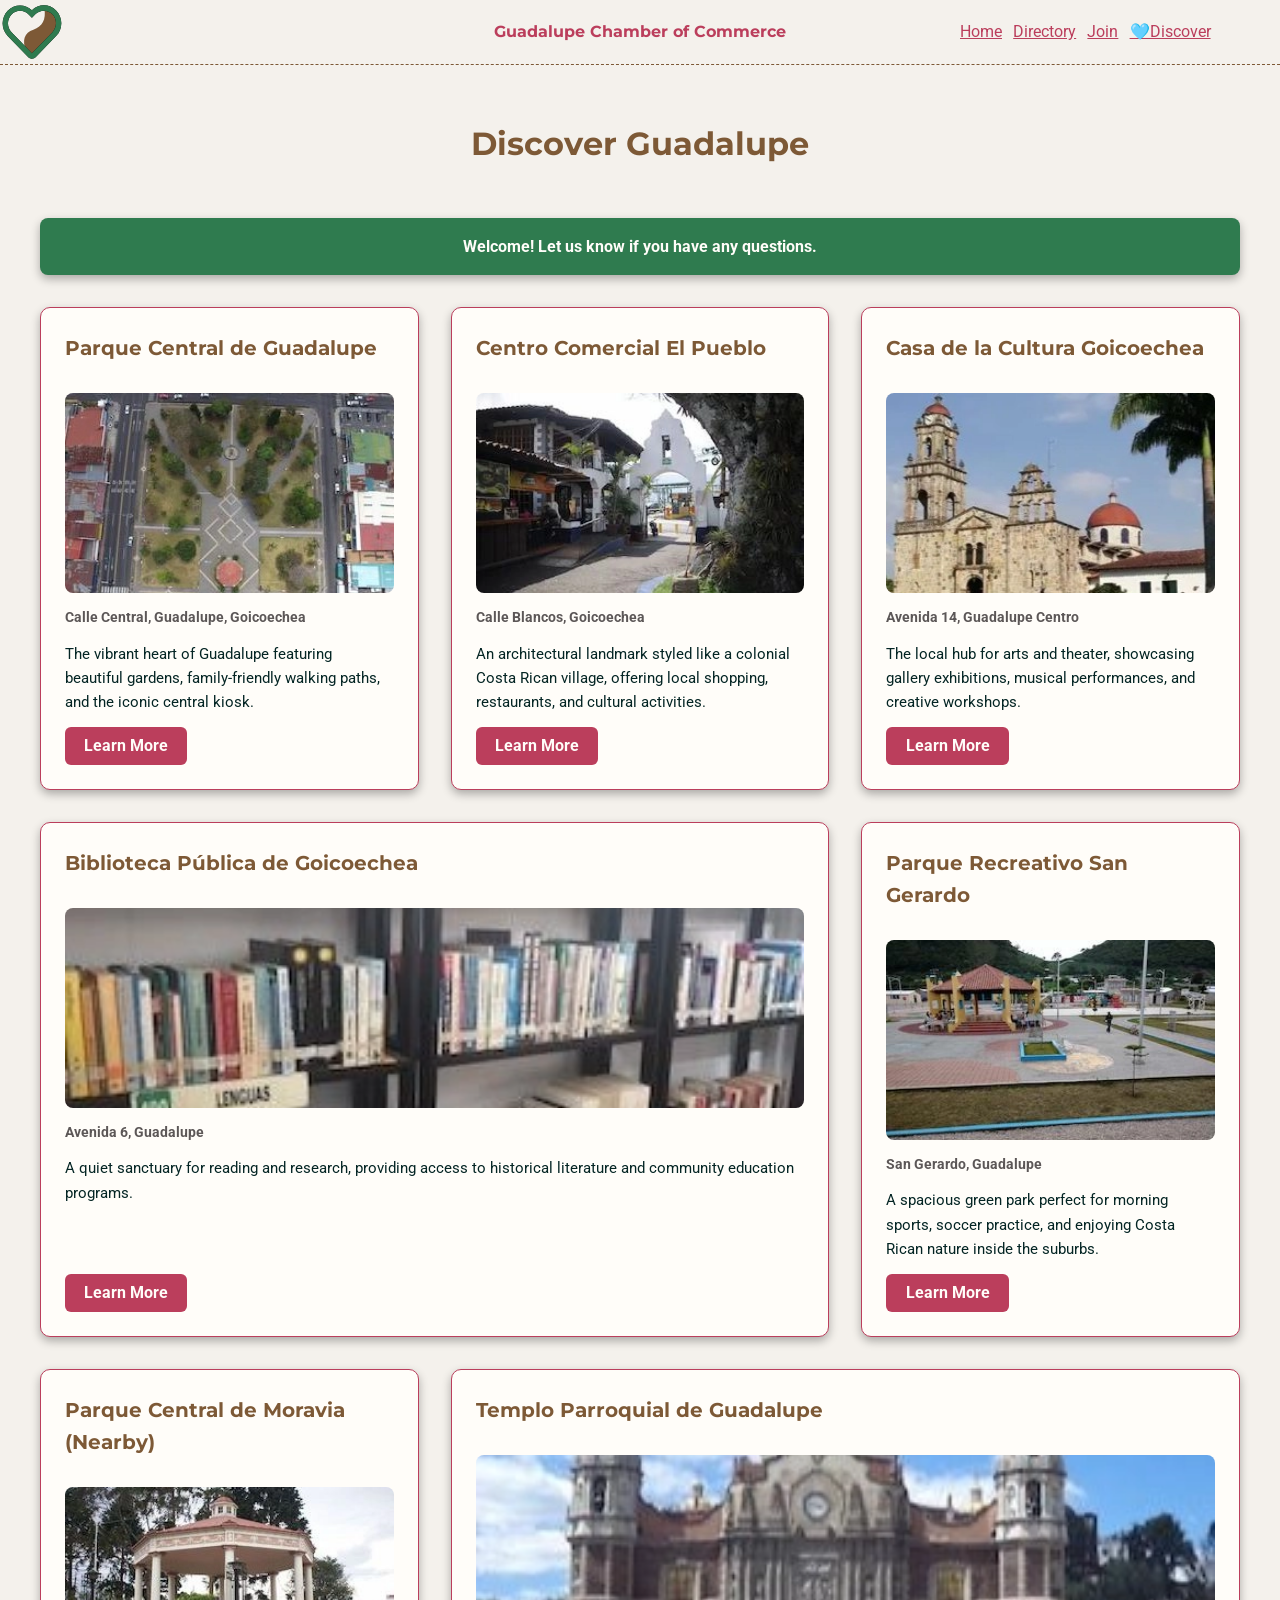
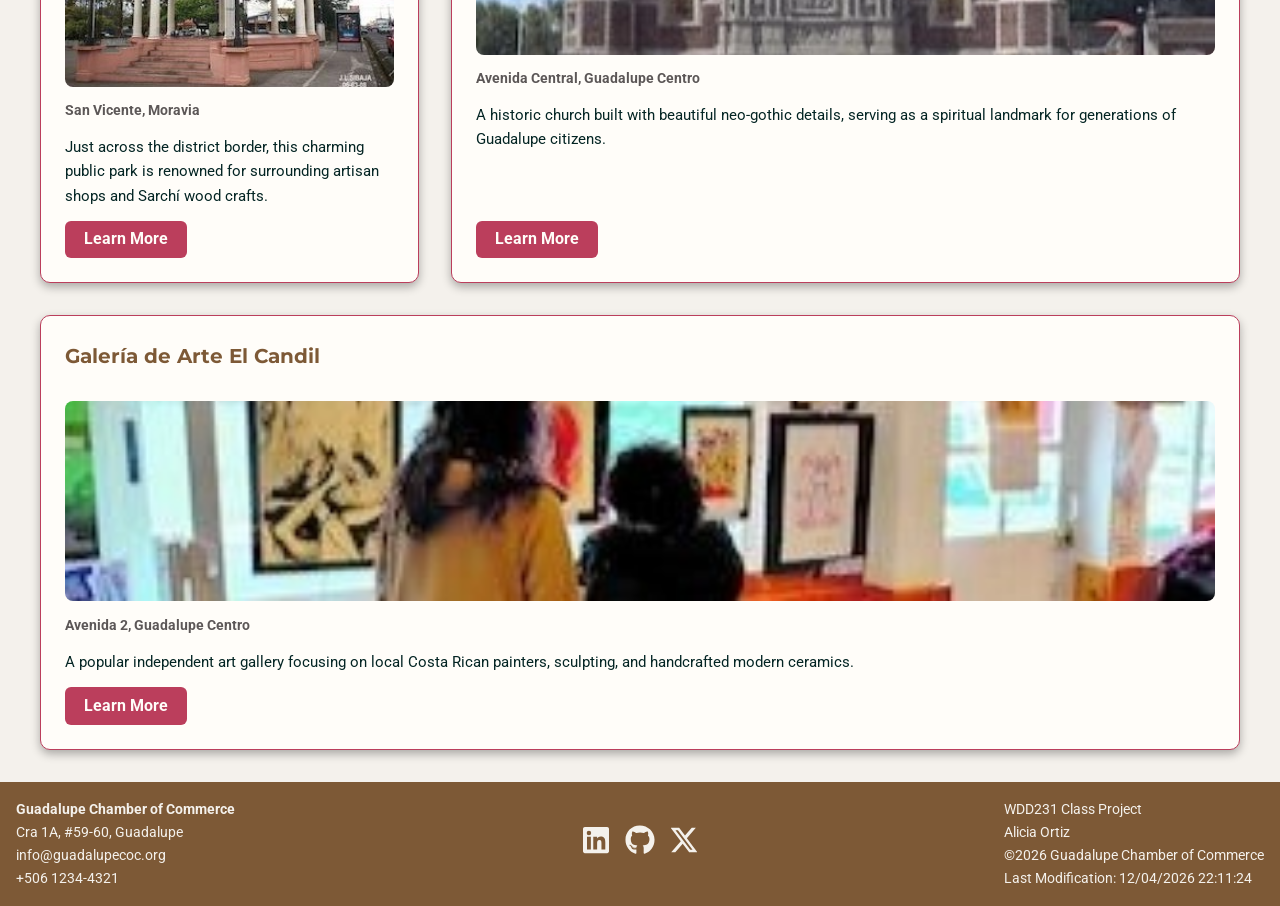
<file: chamber/discover.html>
<!DOCTYPE html>
<html lang="en">

<head>
    <meta charset="UTF-8">
    <meta name="author" content="Alicia Ortiz">
    <meta name="description"
        content="Community hub supporting women-owned businesses in Guadalupe, Costa Rica. Hosts networking opportunities, and encourages local shopping.">
    <meta name="viewport" content="width=device-width, initial-scale=1.0">
    <title>Discover Guadalupe Chamber of Commerce</title>

    <meta property="og:title" content="Guadalupe Chamber of Chamber">
    <meta property="og:description"
        content="Community hub supporting women-owned businesses in Guadalupe. Hosts networking opportunities, and encourages local shopping.">
    <meta property="og:image" content="https://aliciaortiza.github.io/wdd231/images/facebook-image.jpg">
    <meta property="og:url" content="https://aliciaortiza.github.io/wdd231/chamber/discover.html">
    <meta property="og:type" content="website">
    <meta property="og:site_name" content="Guadalupe Chamber of Commerce">

    <link rel="stylesheet" href="styles/normalize.css">
    <link rel="stylesheet" href="styles/small.css">
    <link rel="stylesheet" href="styles/large.css">

    <link rel="preconnect" href="https://fonts.googleapis.com">
    <link rel="preconnect" href="https://fonts.gstatic.com" crossorigin>
    <link
        href="https://fonts.googleapis.com/css2?family=Montserrat:ital,wght@0,100..900;1,100..900&family=Playfair:ital,opsz,wght@0,5..1200,300..900;1,5..1200,300..900&family=Roboto:ital,wght@0,100..900;1,100..900&display=swap"
        rel="stylesheet">

    <link rel="icon" href="images/favicon.ico">

    <script src="scripts/chamber.js" defer></script>
    <!-- Script de tipo módulo para la lógica de la página Discover -->
    <script src="scripts/discover.js" type="module"></script>
</head>

<body>
    <header>
        <svg class="header-logo" viewBox="0 0 24 24" xmlns="http://www.w3.org/2000/svg"
            xmlns:xlink="http://www.w3.org/1999/xlink" fill="#000000">
            <g id="SVGRepo_bgCarrier" stroke-width="0"></g>
            <g id="SVGRepo_tracerCarrier" stroke-linecap="round" stroke-linejoin="round"></g>
            <g id="SVGRepo_iconCarrier">
                <defs>
                    <path id="heart-a"
                        d="M7.64648437,1.19311523 C8.33056641,5.30135091 6.96142578,7.94555664 3.5390625,9.12573242 C0.116699219,10.3059082 -0.801757813,12.9492188 0.783691406,17.0556641 L3,19.2653809 L12.5229492,9.54785156 C13.5050456,6.41617839 12.8082682,3.82950846 10.4326172,1.7878418 C8.8577474,0.574951172 7.92903646,0.376708984 7.64648437,1.19311523 Z">
                    </path>
                    <path id="heart-c"
                        d="M18.6707335,10.0469949 C20.4444204,8.20475335 20.4428931,5.22154308 18.6673208,3.38125356 C16.8917484,1.54096405 14.0134482,1.53938105 12.2359925,3.37771648 L10.9702069,4.68963823 L9.74663024,3.42106257 C7.97421677,1.58443498 5.10087015,1.58474944 3.32883095,3.42176494 C1.55679174,5.25878043 1.55709514,8.23685657 3.32950861,10.0734842 L10.9750473,18 L18.6707335,10.0469949 Z M9.53555048,19.3884699 L1.89036034,11.4623154 C-0.629744037,8.85090825 -0.630172509,4.64518565 1.88938959,2.03323745 C4.37655172,-0.545122756 8.39543397,-0.61732966 10.9687169,1.81730162 C13.5445576,-0.66312694 17.60123,-0.604129239 20.1066156,1.99257419 C22.6292352,4.60713978 22.6313904,8.81686087 20.1115002,11.434147 L12.4427074,19.3824584 C12.1544685,19.6812032 11.7964701,19.8704534 11.4198481,19.9502088 C10.7609371,20.0997637 10.0408904,19.9123813 9.53555048,19.3884699 Z">
                    </path>
                </defs>
                <g fill="none" fill-rule="evenodd" transform="translate(1 2)">
                    <g transform="translate(8)">
                        <mask id="heart-b" fill="#ffffff">
                            <use xlink:href="#heart-a"></use>
                        </mask>
                        <use fill="#D8D8D8" xlink:href="#heart-a"></use>
                        <g fill="#7d5936" mask="url(#heart-b)">
                            <rect width="24" height="24" transform="translate(-9 -2)"></rect>
                        </g>
                    </g>
                    <mask id="heart-d" fill="#ffffff">
                        <use xlink:href="#heart-c"></use>
                    </mask>
                    <use fill="#000000" fill-rule="nonzero" xlink:href="#heart-c"></use>
                    <g fill="#2f7b4f" mask="url(#heart-d)">
                        <rect width="24" height="24" transform="translate(-1 -2)"></rect>
                    </g>
                </g>
            </g>
        </svg>

        <h2 class="header-title">Guadalupe Chamber of Commerce</h2>

        <div class="header-nav">
            <nav id="nav-bar" class="header-nav">
                <button id="menu-toggle" class="hamburger" aria-label="Toggle menu"></button>
                <ul>
                    <li><a href="index.html">Home</a></li>
                    <li><a href="directory.html">Directory</a></li>
                    <li><a href="join.html">Join</a></li>
                    <li><a href="discover.html">🩵Discover</a></li>
                </ul>
            </nav>
        </div>
    </header>

    <main class="discover-main">
        <h1 class="discover-heading">Discover Guadalupe</h1>
        <div class="discover-grid">
            <div id="visitor-message" class="visitor-msg"></div>
        </div>
    </main>

    <footer>
        <div class="footer-contact">
            <p class="title-footer">Guadalupe Chamber of Commerce</p>
            <p>Cra 1A, #59-60, Guadalupe</p>
            <p>info@guadalupecoc.org</p>
            <p>+506 1234-4321 </p>
        </div>

        <div class="footer-logos">
            <a href="https://linkedin.com" target="_blank" rel="noopener noreferrer">
                <img class="logo-linkedin" src="images/linkedin.svg" alt="LinkedIn">
            </a>
            <a href="https://github.com" target="_blank" rel="noopener noreferrer">
                <img class="logo-github" src="images/github.svg" alt="GitHub">
            </a>
            <a href="https://x.com" target="_blank" rel="noopener noreferrer">
                <img class="logo-twitter" src="images/twitter.svg" alt="X">
            </a>
        </div>

        <div class="footer-content">
            <p>WDD231 Class Project</p>
            <p>Alicia Ortiz</p>
            <p>&copy;<span id="currentyear"></span> Guadalupe Chamber of Commerce</p>
            <p id="lastModified"></p>
        </div>
    </footer>
</body>

</html>
</file>
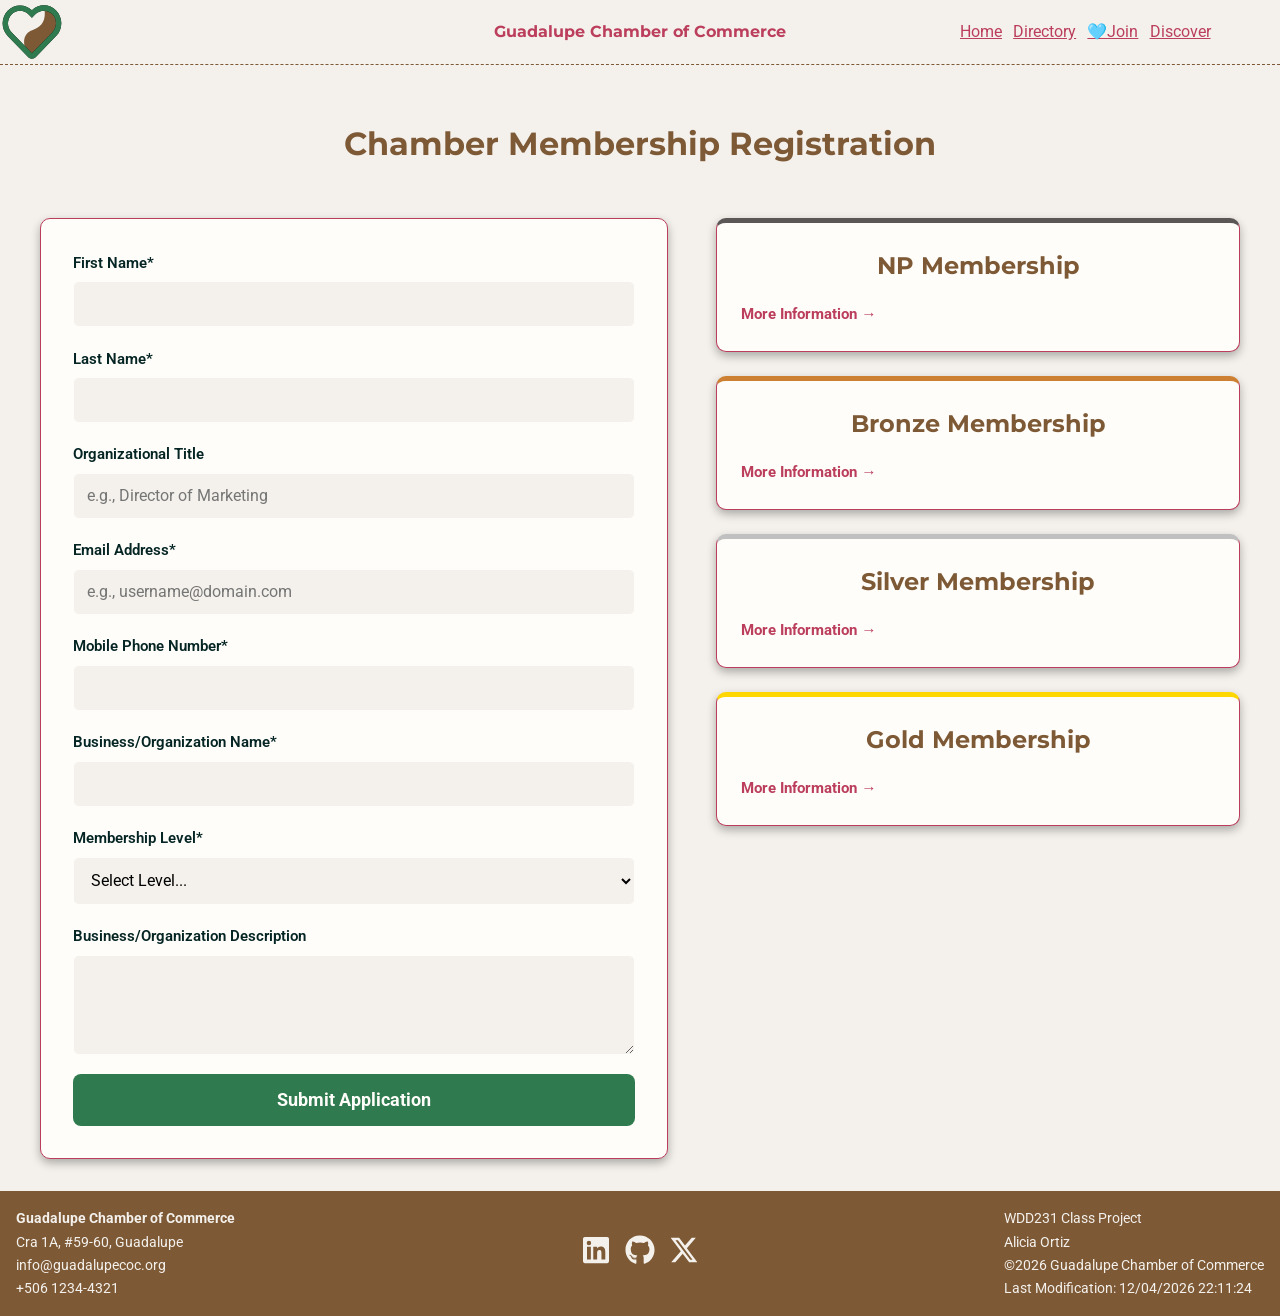
<file: chamber/join.html>
<!DOCTYPE html>
<html lang="en">

<head>
    <meta charset="UTF-8">
    <meta name="author" content="Alicia Ortiz">
    <meta name="description"
        content="Community hub supporting women-owned businesses in Guadalupe, Costa Rica. Hosts networking opportunities, and encourages local shopping.">
    <meta name="viewport" content="width=device-width, initial-scale=1.0">
    <title>Join Us Guadalupe Chamber of Commerce</title>


    <meta property="og:title" content="Guadalupe Chamber of Chamber">
    <meta property="og:description"
        content="Community hub supporting women-owned businesses in Guadalupe. Hosts networking opportunities, and encourages local shopping.">
    <meta property="og:image" content="	https://aliciaortiza.github.io/wdd231/images/facebook-image.jpg">
    <meta property="og:url" content="https://aliciaortiza.github.io/wdd231/chamber/join.html">
    <meta property="og:type" content="website">
    <meta property="og:site_name" content="Guadalupe Chamber of Commerce">

    <link rel="stylesheet" href="styles/normalize.css">
    <link rel="stylesheet" href="styles/small.css">
    <link rel="stylesheet" href="styles/large.css">

    <link rel="preconnect" href="https://fonts.googleapis.com">
    <link rel="preconnect" href="https://fonts.gstatic.com" crossorigin>
    <link
        href="https://fonts.googleapis.com/css2?family=Montserrat:ital,wght@0,100..900;1,100..900&family=Playfair:ital,opsz,wght@0,5..1200,300..900;1,5..1200,300..900&family=Roboto:ital,wght@0,100..900;1,100..900&display=swap"
        rel="stylesheet">

    <link rel="icon" href="images/favicon.ico">

    <script src="scripts/chamber.js" defer></script>

</head>

<body>
    <header>
        <svg class="header-logo" viewBox="0 0 24 24" xmlns="http://www.w3.org/2000/svg"
            xmlns:xlink="http://www.w3.org/1999/xlink" fill="#000000">
            <g id="SVGRepo_bgCarrier" stroke-width="0"></g>
            <g id="SVGRepo_tracerCarrier" stroke-linecap="round" stroke-linejoin="round"></g>
            <g id="SVGRepo_iconCarrier">
                <defs>
                    <path id="heart-a"
                        d="M7.64648437,1.19311523 C8.33056641,5.30135091 6.96142578,7.94555664 3.5390625,9.12573242 C0.116699219,10.3059082 -0.801757813,12.9492188 0.783691406,17.0556641 L3,19.2653809 L12.5229492,9.54785156 C13.5050456,6.41617839 12.8082682,3.82950846 10.4326172,1.7878418 C8.8577474,0.574951172 7.92903646,0.376708984 7.64648437,1.19311523 Z">
                    </path>
                    <path id="heart-c"
                        d="M18.6707335,10.0469949 C20.4444204,8.20475335 20.4428931,5.22154308 18.6673208,3.38125356 C16.8917484,1.54096405 14.0134482,1.53938105 12.2359925,3.37771648 L10.9702069,4.68963823 L9.74663024,3.42106257 C7.97421677,1.58443498 5.10087015,1.58474944 3.32883095,3.42176494 C1.55679174,5.25878043 1.55709514,8.23685657 3.32950861,10.0734842 L10.9750473,18 L18.6707335,10.0469949 Z M9.53555048,19.3884699 L1.89036034,11.4623154 C-0.629744037,8.85090825 -0.630172509,4.64518565 1.88938959,2.03323745 C4.37655172,-0.545122756 8.39543397,-0.61732966 10.9687169,1.81730162 C13.5445576,-0.66312694 17.60123,-0.604129239 20.1066156,1.99257419 C22.6292352,4.60713978 22.6313904,8.81686087 20.1115002,11.434147 L12.4427074,19.3824584 C12.1544685,19.6812032 11.7964701,19.8704534 11.4198481,19.9502088 C10.7609371,20.0997637 10.0408904,19.9123813 9.53555048,19.3884699 Z">
                    </path>
                </defs>
                <g fill="none" fill-rule="evenodd" transform="translate(1 2)">
                    <g transform="translate(8)">
                        <mask id="heart-b" fill="#ffffff">
                            <use xlink:href="#heart-a"></use>
                        </mask>
                        <use fill="#D8D8D8" xlink:href="#heart-a"></use>
                        <g fill="#7d5936" mask="url(#heart-b)">
                            <rect width="24" height="24" transform="translate(-9 -2)"></rect>
                        </g>
                    </g>
                    <mask id="heart-d" fill="#ffffff">
                        <use xlink:href="#heart-c"></use>
                    </mask>
                    <use fill="#000000" fill-rule="nonzero" xlink:href="#heart-c"></use>
                    <g fill="#2f7b4f" mask="url(#heart-d)">
                        <rect width="24" height="24" transform="translate(-1 -2)"></rect>
                    </g>
                </g>
            </g>
        </svg>

        <h2 class="header-title">Guadalupe Chamber of Commerce</h2>

        <div class="header-nav">
            <nav id="nav-bar" class="header-nav">
                <button id="menu-toggle" class="hamburger" aria-label="Toggle menu"></button>

                <ul>
                    <li><a href="index.html">Home</a></li>
                    <li><a href="directory.html">Directory</a></li>
                    <li><a href="join.html">🩵Join</a></li>
                    <li><a href="discover.html">Discover</a></li>
                </ul>
            </nav>
        </div>


    </header>


    <main class="join-main">
        <h1 class="join-title">Chamber Membership Registration</h1>
        <div class="join-container">
            <!-- Form Section -->
            <form method="get" action="thankyou.html" class="join-form">
                <label class="form-label" title="First Name field">
                    <span>First Name*</span>
                    <input type="text" id="fname" name="fname" required autocomplete="given-name"
                        title="Please enter your first name">
                </label>

                <label class="form-label" title="Last Name field">
                    <span>Last Name*</span>
                    <input type="text" id="lname" name="lname" required autocomplete="family-name"
                        title="Please enter your last name">
                </label>

                <label class="form-label" title="Organizational Title field">
                    <span>Organizational Title</span>
                    <input type="text" id="org-title" name="org-title" autocomplete="organization-title"
                        pattern="[A-Za-z\s-]{7,}"
                        title="Minimum 7 characters. Only letters, hyphens, and spaces allowed."
                        placeholder="e.g., Director of Marketing">
                </label>

                <label class="form-label" title="Email Address field">
                    <span>Email Address*</span>
                    <input type="email" id="email" name="email" required autocomplete="email"
                        placeholder="e.g., username@domain.com" title="Please enter a valid email address">
                </label>

                <label class="form-label" title="Mobile Phone Number field">
                    <span>Mobile Phone Number*</span>
                    <input type="tel" id="phone" name="phone" required autocomplete="tel"
                        title="Please enter your mobile phone number">
                </label>

                <label class="form-label" title="Business or Organization Name field">
                    <span>Business/Organization Name*</span>
                    <input type="text" id="org-name" name="org-name" required autocomplete="organization"
                        title="Please enter your organization's name">
                </label>

                <label class="form-label" title="Membership Level Selection">
                    <span>Membership Level*</span>
                    <select id="membership" name="membership" required title="Please select a membership level">
                        <option value="" disabled selected>Select Level...</option>
                        <option value="np">NP Membership (Non-Profit - No Fee)</option>
                        <option value="bronze">Bronze Membership</option>
                        <option value="silver">Silver Membership</option>
                        <option value="gold">Gold Membership</option>
                    </select>
                </label>

                <label class="form-label" title="Business Description field">
                    <span>Business/Organization Description</span>
                    <textarea id="description" name="description"
                        title="Provide a brief description of your business or organization"></textarea>
                </label>

                <!-- Hidden Timestamp Field -->
                <input type="hidden" id="timestamp" name="timestamp">

                <button type="submit" class="submit-boton">Submit Application</button>
            </form>

            <!-- Membership Cards Section -->
            <div class="membership-cards">
                <div class="card np-card animate-card">
                    <h2>NP Membership</h2>
                    <a href="#" class="info-link" data-modal="np-modal">More Information &rarr;</a>
                </div>
                <div class="card bronze-card animate-card">
                    <h2>Bronze Membership</h2>
                    <a href="#" class="info-link" data-modal="bronze-modal">More Information &rarr;</a>
                </div>
                <div class="card silver-card animate-card">
                    <h2>Silver Membership</h2>
                    <a href="#" class="info-link" data-modal="silver-modal">More Information &rarr;</a>
                </div>
                <div class="card gold-card animate-card">
                    <h2>Gold Membership</h2>
                    <a href="#" class="info-link" data-modal="gold-modal">More Information &rarr;</a>
                </div>
            </div>
        </div>

        <!-- Modals Section -->
        <dialog id="np-modal" class="membership-modal">
            <div class="modal-content">
                <h2>Non-Profit Membership</h2>
                <p>Designed for registered non-profit organizations looking to establish a presence in the local
                    business
                    community.</p>
                <ul>
                    <li><strong>Cost:</strong> Free ($0/year)</li>
                    <li>Directory listing</li>
                    <li>Access to training and general networking events</li>
                </ul>
                <button type="button" class="close-boton">Close</button>
            </div>
        </dialog>

        <dialog id="bronze-modal" class="membership-modal">
            <div class="modal-content">
                <h2>Bronze Membership</h2>
                <p>Ideal for start-ups and small businesses looking to grow their reach.</p>
                <ul>
                    <li><strong>Cost:</strong> $150/year</li>
                    <li>Directory listing with website link</li>
                    <li>Discounted rates for training events</li>
                    <li>1 annual spotlight mention on social media</li>
                </ul>
                <button type="button" class="close-boton">Close</button>
            </div>
        </dialog>

        <dialog id="silver-modal" class="membership-modal">
            <div class="modal-content">
                <h2>Silver Membership</h2>
                <p>For growing businesses seeking increased visibility and stronger networking.</p>
                <ul>
                    <li><strong>Cost:</strong> $300/year</li>
                    <li>Enhanced directory listing</li>
                    <li>2 free passes to selected workshops</li>
                    <li>2 social media spotlight mentions</li>
                    <li>Logo displayed on chamber event slides</li>
                </ul>
                <button type="button" class="close-boton">Close</button>
            </div>
        </dialog>

        <dialog id="gold-modal" class="membership-modal">
            <div class="modal-content">
                <h2>Gold Membership</h2>
                <p>Our premier tier designed for maximum advertising, leadership presence, and VIP perks.</p>
                <ul>
                    <li><strong>Cost:</strong> $500/year</li>
                    <li>Premium homepage spotlight position (rotated)</li>
                    <li>Unlimited passes to training and events</li>
                    <li>Featured monthly newsletter article</li>
                    <li>VIP table at the annual gala</li>
                </ul>
                <button type="button" class="close-boton">Close</button>
            </div>
        </dialog>
    </main>


    <footer>

        <div class="footer-contact">
            <p class="title-footer">Guadalupe Chamber of Commerce</p>
            <p>Cra 1A, #59-60, Guadalupe</p>
            <p>info@guadalupecoc.org</p>
            <p>+506 1234-4321 </p>
        </div>

        <div class="footer-logos">
            <a href="https://linkedin.com" target="_blank" rel="noopener noreferrer">
                <img class="logo-linkedin" src="images/linkedin.svg" alt="LinkedIn"> </a>
            <a href="https://github.com" target="_blank" rel="noopener noreferrer">
                <img class="logo-github" src="images/github.svg" alt="GitHub">
            </a>
            <a href="https://x.com" target="_blank" rel="noopener noreferrer">
                <img class="logo-twitter" src="images/twitter.svg" alt="X">
            </a>
        </div>

        <div class="footer-content">
            <p>WDD231 Class Project</p>
            <p>Alicia Ortiz</p>
            <p>&copy;<span id="currentyear"></span> Guadalupe Chamber of Commerce</p>
            <p id="lastModified"></p>
        </div>
    </footer>
</body>

</html>
</file>
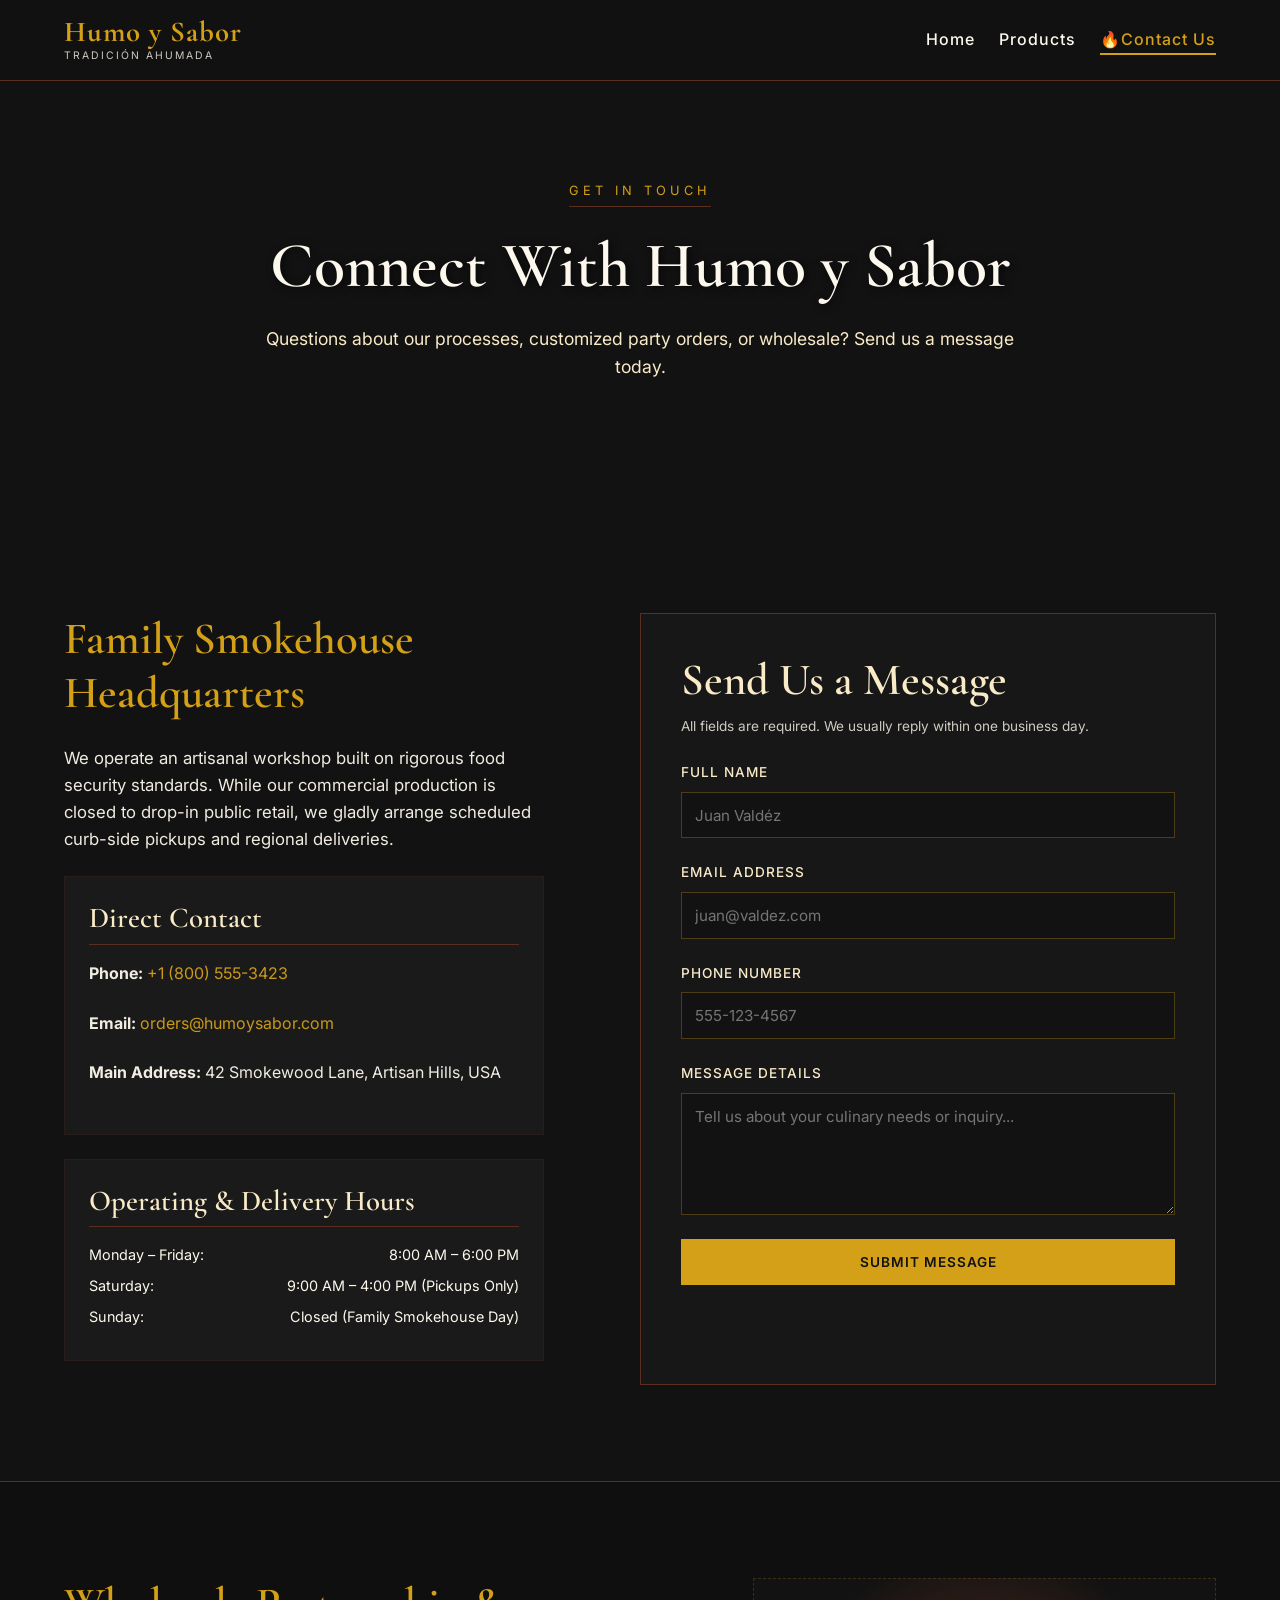
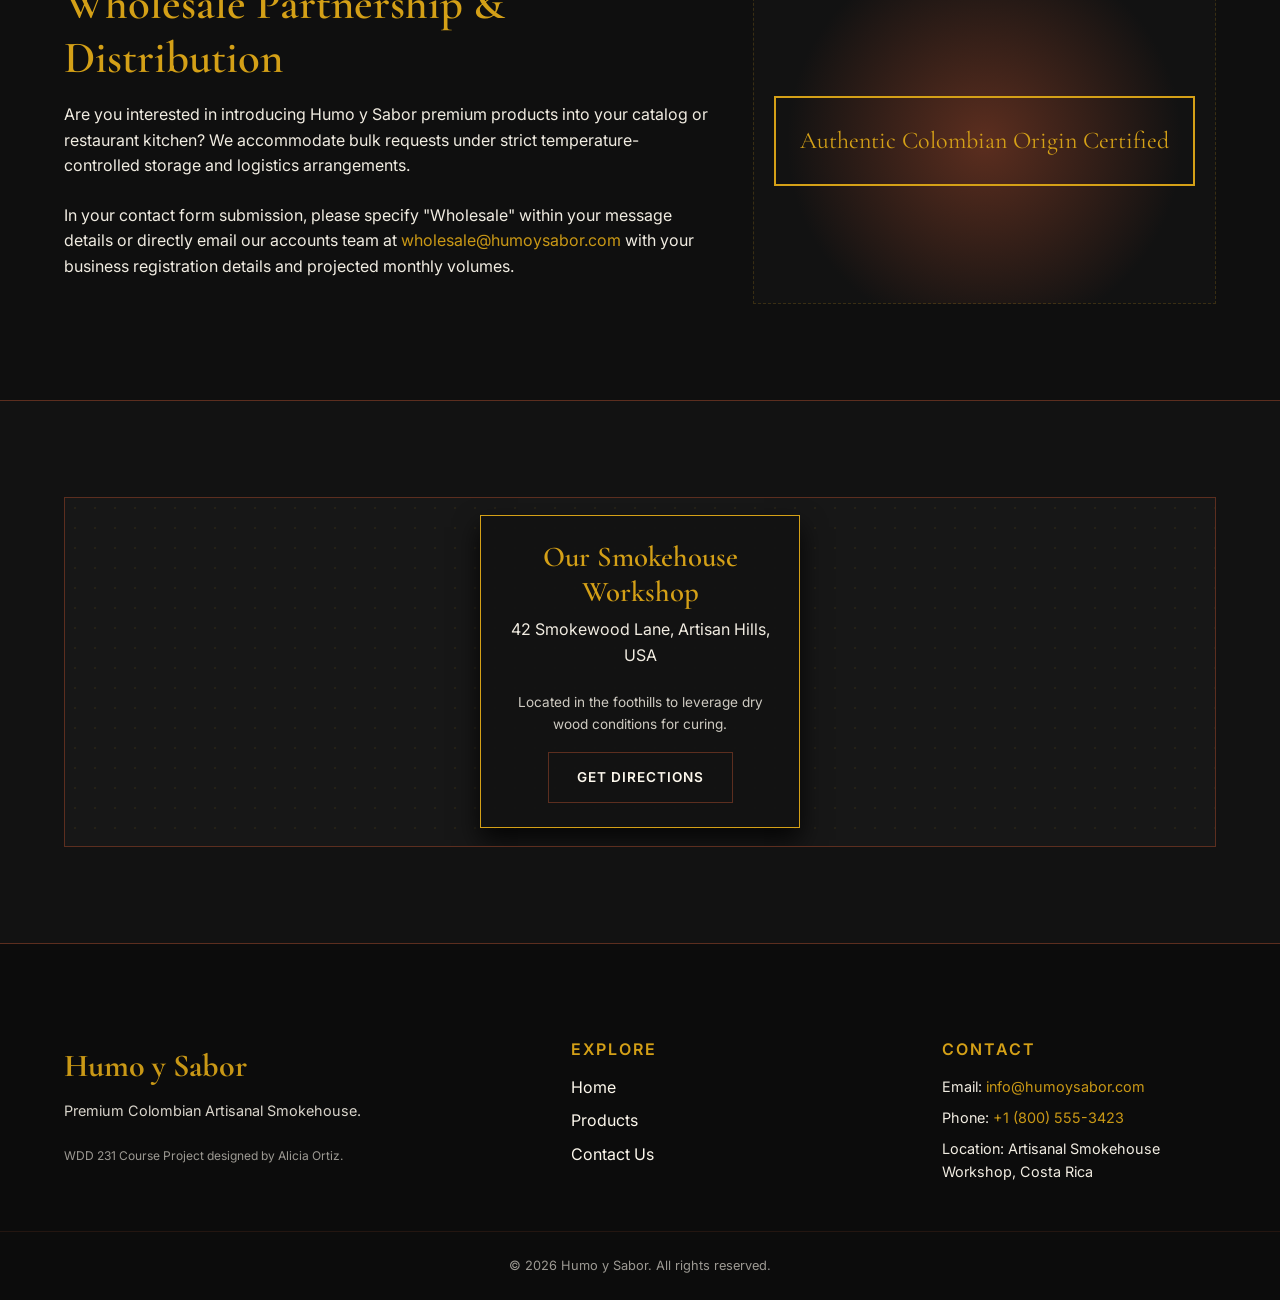
<file: finalproject/contact-us.html>
<!DOCTYPE html>
<html lang="en">

<head>
    <meta charset="UTF-8">
    <meta name="viewport" content="width=device-width, initial-scale=1.0">
    <title>Contact Our Family Smokehouse | Humo y Sabor</title>
    <meta name="author" content="Alicia Ortiz">
    <meta name="description"
        content="Reach out to Humo y Sabor for general inquiries, pre-orders, custom curing, and premium wholesale smoked product partnerships.">

    <!-- Open Graph -->
    <meta property="og:type" content="website">
    <meta property="og:url" content="https://humoysabor.com/contact-us.html">
    <meta property="og:title" content="Contact Our Family Smokehouse | Humo y Sabor">
    <meta property="og:description" content="Let's bring custom smoked family tradition to your table or business.">
    <meta property="og:image"
        content="https://images.unsplash.com/photo-1544025162-d76694265947?auto=format&fit=crop&q=80&w=1200">

    <!-- Google Fonts Preconnect and Links -->
    <link rel="preconnect" href="https://fonts.googleapis.com">
    <link rel="preconnect" href="https://fonts.gstatic.com" crossorigin>
    <link
        href="https://fonts.googleapis.com/css2?family=Cormorant+Garamond:ital,wght@0,400;0,600;0,700;1,400&family=Inter:wght@300;400;500;600;700&display=swap"
        rel="stylesheet">

    <link rel="stylesheet" href="styles/small.css">
    <link rel="stylesheet" href="styles/large.css" media="screen and (min-width: 768px)">
    <script src="scripts/main.js" defer></script>

    <link rel="icon" href="images/favicon.ico">

</head>

<body>
    <a href="#main-content" class="skip-link">Skip to main content</a>

    <!-- Header -->
    <header class="site-header">
        <div class="header-container">
            <div class="logo">
                <a href="index.html" aria-label="Humo y Sabor Homepage">
                    <span class="brand-name">Humo y Sabor</span>
                    <span class="brand-tagline">Tradición Ahumada</span>
                </a>
            </div>

            <button class="menu-toggle" aria-expanded="false" aria-controls="primary-navigation"
                aria-label="Toggle navigation menu">
                <span class="hamburger-bar"></span>
                <span class="hamburger-bar"></span>
                <span class="hamburger-bar"></span>
            </button>

            <nav id="primary-navigation" class="nav-menu">
                <ul class="nav-list">
                    <li><a href="index.html" class="hs-nav-link">Home</a></li>
                    <li><a href="products.html" class="hs-nav-link">Products</a></li>
                    <li><a href="contact-us.html" class="hs-nav-link">🔥Contact Us</a></li>
                </ul>
            </nav>
        </div>
    </header>

    <!-- Main Content -->
    <main id="main-content">
        <!-- Contact Hero Section -->
        <section class="contact-hero-section" aria-label="Contact Section Introduction">
            <div class="hero-bg-overlay"></div>
            <div class="hero-content-wrapper">
                <span class="hero-tag animate-on-scroll">Get In Touch</span>
                <h1 class="hero-headline animate-on-scroll">Connect With Humo y Sabor</h1>
                <p class="hero-subheadline animate-on-scroll">
                    Questions about our processes, customized party orders, or wholesale? Send us a message today.
                </p>
            </div>
        </section>

        <!-- Contact Info & Form Block -->
        <section class="contact-body-section" aria-labelledby="form-heading">
            <div class="container contact-grid">
                <!-- Column 1: Info & Hours -->
                <div class="contact-details animate-on-scroll">
                    <h2 id="form-heading" class="accent-title">Family Smokehouse Headquarters</h2>
                    <p class="contact-intro">
                        We operate an artisanal workshop built on rigorous food security standards. While our commercial
                        production is closed to drop-in public retail, we gladly arrange scheduled curb-side pickups and
                        regional deliveries.
                    </p>

                    <div class="info-card">
                        <h3>Direct Contact</h3>
                        <p><strong>Phone:</strong> <a href="tel:+18005553423">+1 (800) 555-3423</a></p>
                        <p><strong>Email:</strong> <a href="mailto:orders@humoysabor.com">orders@humoysabor.com</a></p>
                        <p><strong>Main Address:</strong> 42 Smokewood Lane, Artisan Hills, USA</p>
                    </div>

                    <div class="info-card">
                        <h3>Operating & Delivery Hours</h3>
                        <ul class="hours-list">
                            <li><span>Monday – Friday:</span> <span>8:00 AM – 6:00 PM</span></li>
                            <li><span>Saturday:</span> <span>9:00 AM – 4:00 PM (Pickups Only)</span></li>
                            <li><span>Sunday:</span> <span>Closed (Family Smokehouse Day)</span></li>
                        </ul>
                    </div>
                </div>

                <!-- Column 2: Form -->
                <div class="contact-form-container animate-on-scroll">
                    <h2 class="form-title">Send Us a Message</h2>
                    <p class="form-instructions">All fields are required. We usually reply within one business day.</p>

                    <form id="smokehouse-contact-form" class="custom-form" novalidate>
                        <!-- Form Success Message Placeholder -->
                        <div id="form-success-alert" class="alert-box alert-success" style="display: none;"
                            role="alert"></div>
                        <!-- Form Error Message Placeholder -->
                        <div id="form-error-alert" class="alert-box alert-error" style="display: none;" role="alert">
                        </div>

                        <div class="hs-form-group">
                            <label for="user-name">Full Name</label>
                            <input type="text" id="user-name" name="name" required placeholder="Juan Valdéz"
                                minlength="3">
                            <span class="error-message" id="name-error" aria-live="polite"></span>
                        </div>

                        <div class="hs-form-group">
                            <label for="user-email">Email Address</label>
                            <input type="email" id="user-email" name="email" required placeholder="juan@valdez.com">
                            <span class="error-message" id="email-error" aria-live="polite"></span>
                        </div>

                        <div class="hs-form-group">
                            <label for="user-phone">Phone Number</label>
                            <input type="tel" id="user-phone" name="phone" required placeholder="555-123-4567"
                                pattern="[0-9]{3}-[0-9]{3}-[0-9]{4}|[0-9]{10}">
                            <span class="error-message" id="phone-error" aria-live="polite">Please enter a valid
                                10-digit number.</span>
                        </div>

                        <div class="hs-form-group">
                            <label for="user-message">Message Details</label>
                            <textarea id="user-message" name="message" rows="5" required
                                placeholder="Tell us about your culinary needs or inquiry..."></textarea>
                            <span class="error-message" id="message-error" aria-live="polite"></span>
                        </div>

                        <button type="submit" class="boton hs-boton-primary boton-submit">Submit Message</button>
                    </form>
                </div>
            </div>
        </section>

        <!-- Wholesale Inquiry Info Section -->
        <section id="wholesale-inquiry" class="wholesale-inquiry-section" aria-labelledby="wholesale-inquiry-heading">
            <div class="container animate-on-scroll">
                <div class="wholesale-grid">
                    <div class="wholesale-text">
                        <h2 id="wholesale-inquiry-heading">Wholesale Partnership & Distribution</h2>
                        <p>
                            Are you interested in introducing Humo y Sabor premium products into your catalog or
                            restaurant kitchen? We accommodate bulk requests under strict temperature-controlled storage
                            and logistics arrangements.
                        </p>
                        <p>
                            In your contact form submission, please specify "Wholesale" within your message details or
                            directly email our accounts team at <a
                                href="mailto:wholesale@humoysabor.com">wholesale@humoysabor.com</a> with your business
                            registration details and projected monthly volumes.
                        </p>
                    </div>
                    <div class="wholesale-graphics" aria-hidden="true">
                        <div class="graphic-badge">
                            <span>Authentic Colombian Origin Certified</span>
                        </div>
                    </div>
                </div>
            </div>
        </section>

        <!-- Embedded Map Section -->
        <section class="map-section" aria-label="Smokehouse Location Map">
            <div class="container animate-on-scroll">
                <div class="map-placeholder">
                    <!-- Elegant premium map placeholder replacing high-impact third party heavy load iframe map scripts -->
                    <div class="map-overlay-card">
                        <h3>Our Smokehouse Workshop</h3>
                        <p>42 Smokewood Lane, Artisan Hills, USA</p>
                        <p class="map-desc">Located in the foothills to leverage dry wood conditions for curing.</p>
                        <a href="https://maps.google.com" target="_blank" rel="noopener noreferrer"
                            class="boton hs-boton-secondary boton-small">Get Directions</a>
                    </div>
                    <!-- Simple elegant vector visual background inside map -->
                    <div class="map-vector-bg"></div>
                </div>
            </div>
        </section>
    </main>

    <!-- Footer -->
    <footer class="site-footer">
        <div class="container footer-grid">
            <div class="footer-brand">
                <p class="footer-logo">Humo y Sabor</p>
                <p class="footer-tagline">Premium Colombian Artisanal Smokehouse.</p>
                <p class="author-attribution">WDD 231 Course Project designed by Alicia Ortiz.</p>
            </div>

            <div class="footer-nav">
                <h3>Explore</h3>
                <ul>
                    <li><a href="index.html">Home</a></li>
                    <li><a href="products.html">Products</a></li>
                    <li><a href="contact-us.html">Contact Us</a></li>
                </ul>
            </div>

            <div class="footer-contact">
                <h3>Contact</h3>
                <p>Email: <a href="mailto:info@humoysabor.com">info@humoysabor.com</a></p>
                <p>Phone: <a href="tel:+18005553423">+1 (800) 555-3423</a></p>
                <p>Location: Artisanal Smokehouse Workshop, Costa Rica</p>
            </div>
        </div>
        <div class="footer-bottom">
            <div class="container">
                <p>&copy; <span id="current-year"></span> Humo y Sabor. All rights reserved.
                </p>
            </div>
        </div>
    </footer>

</body>

</html>
</file>
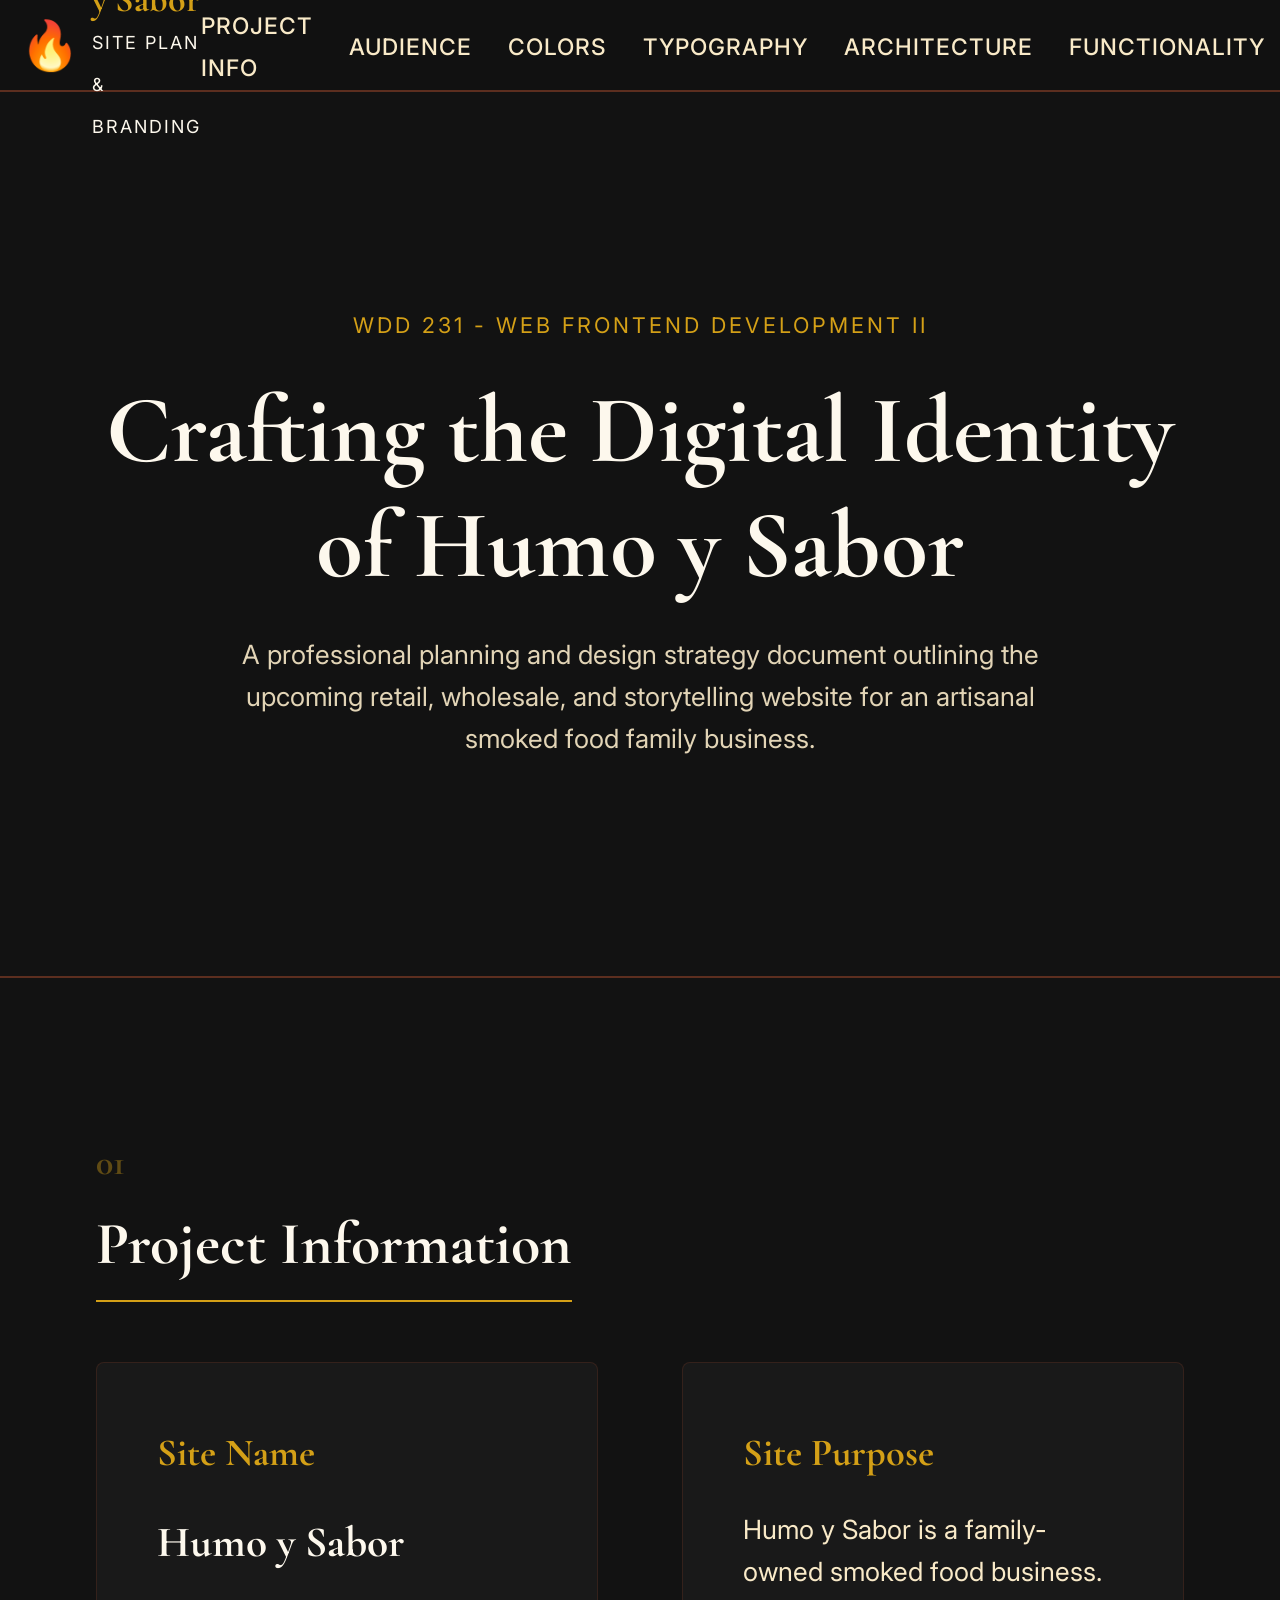
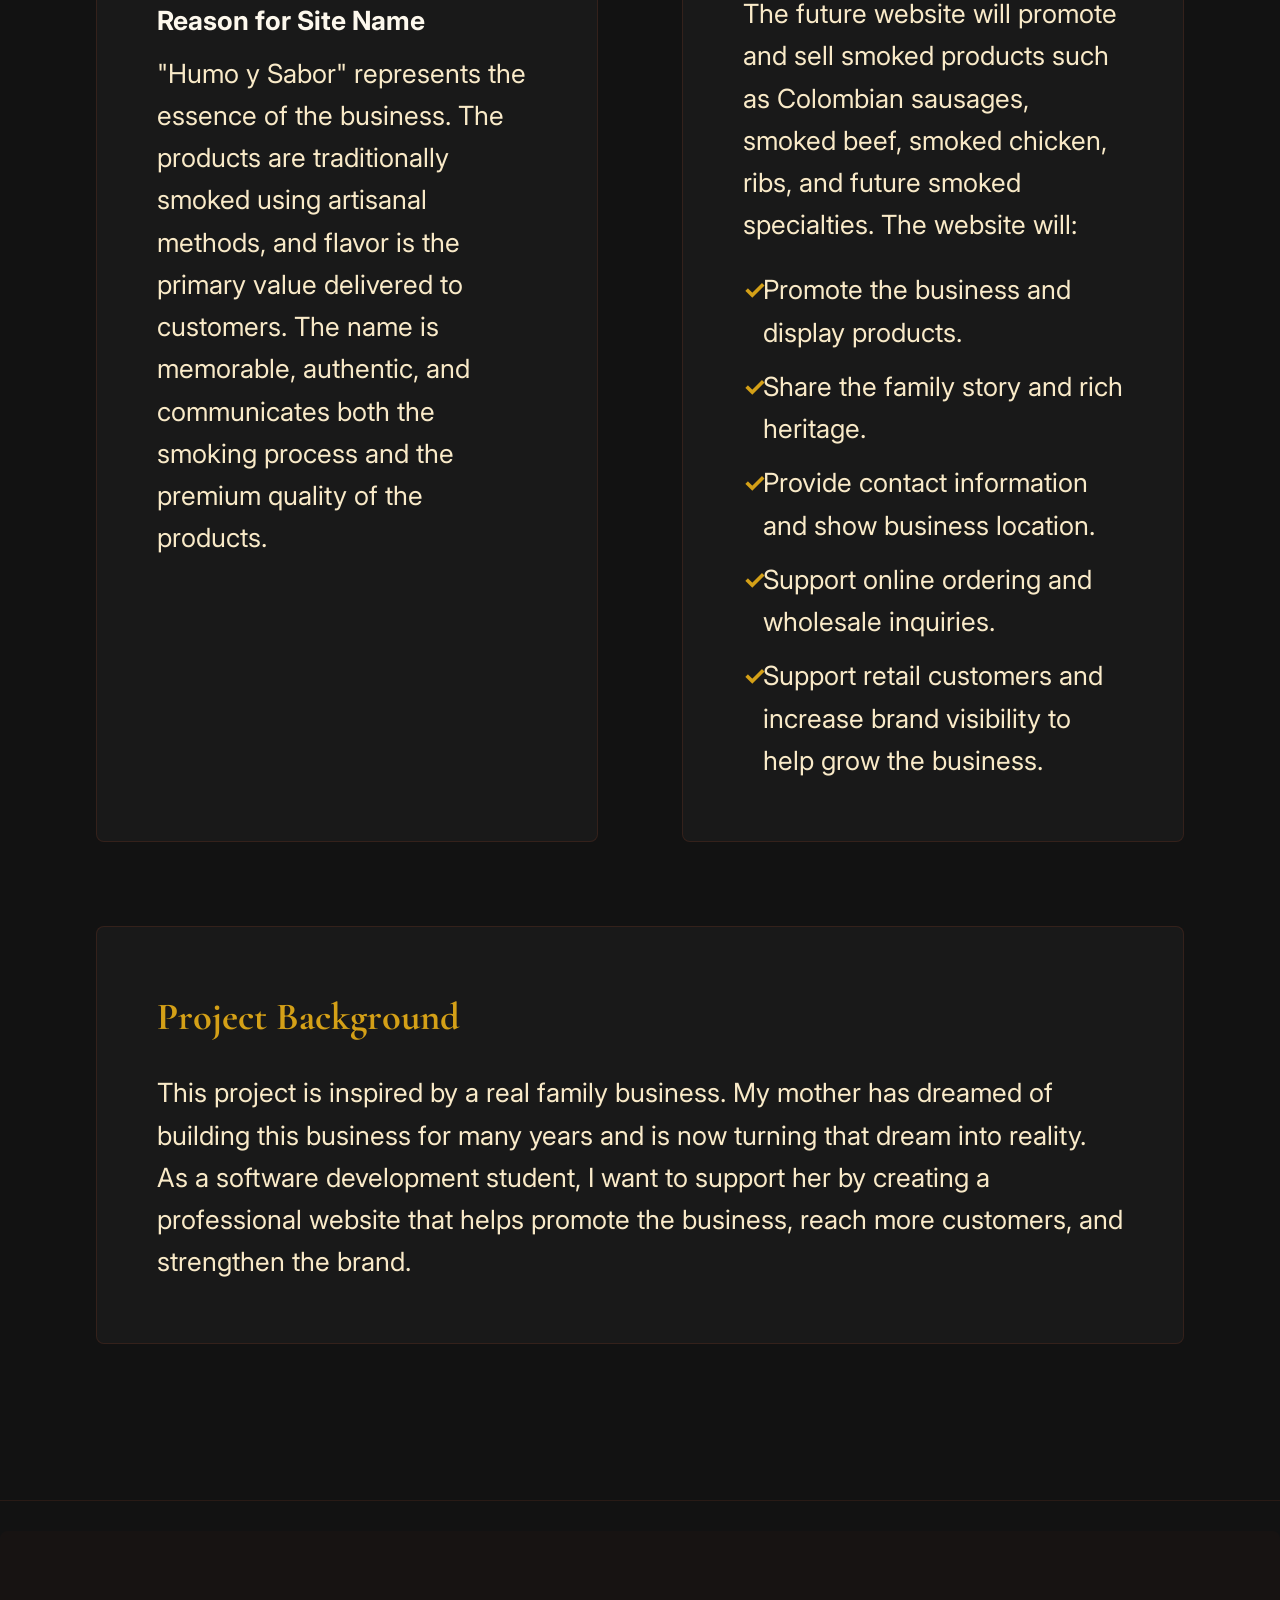
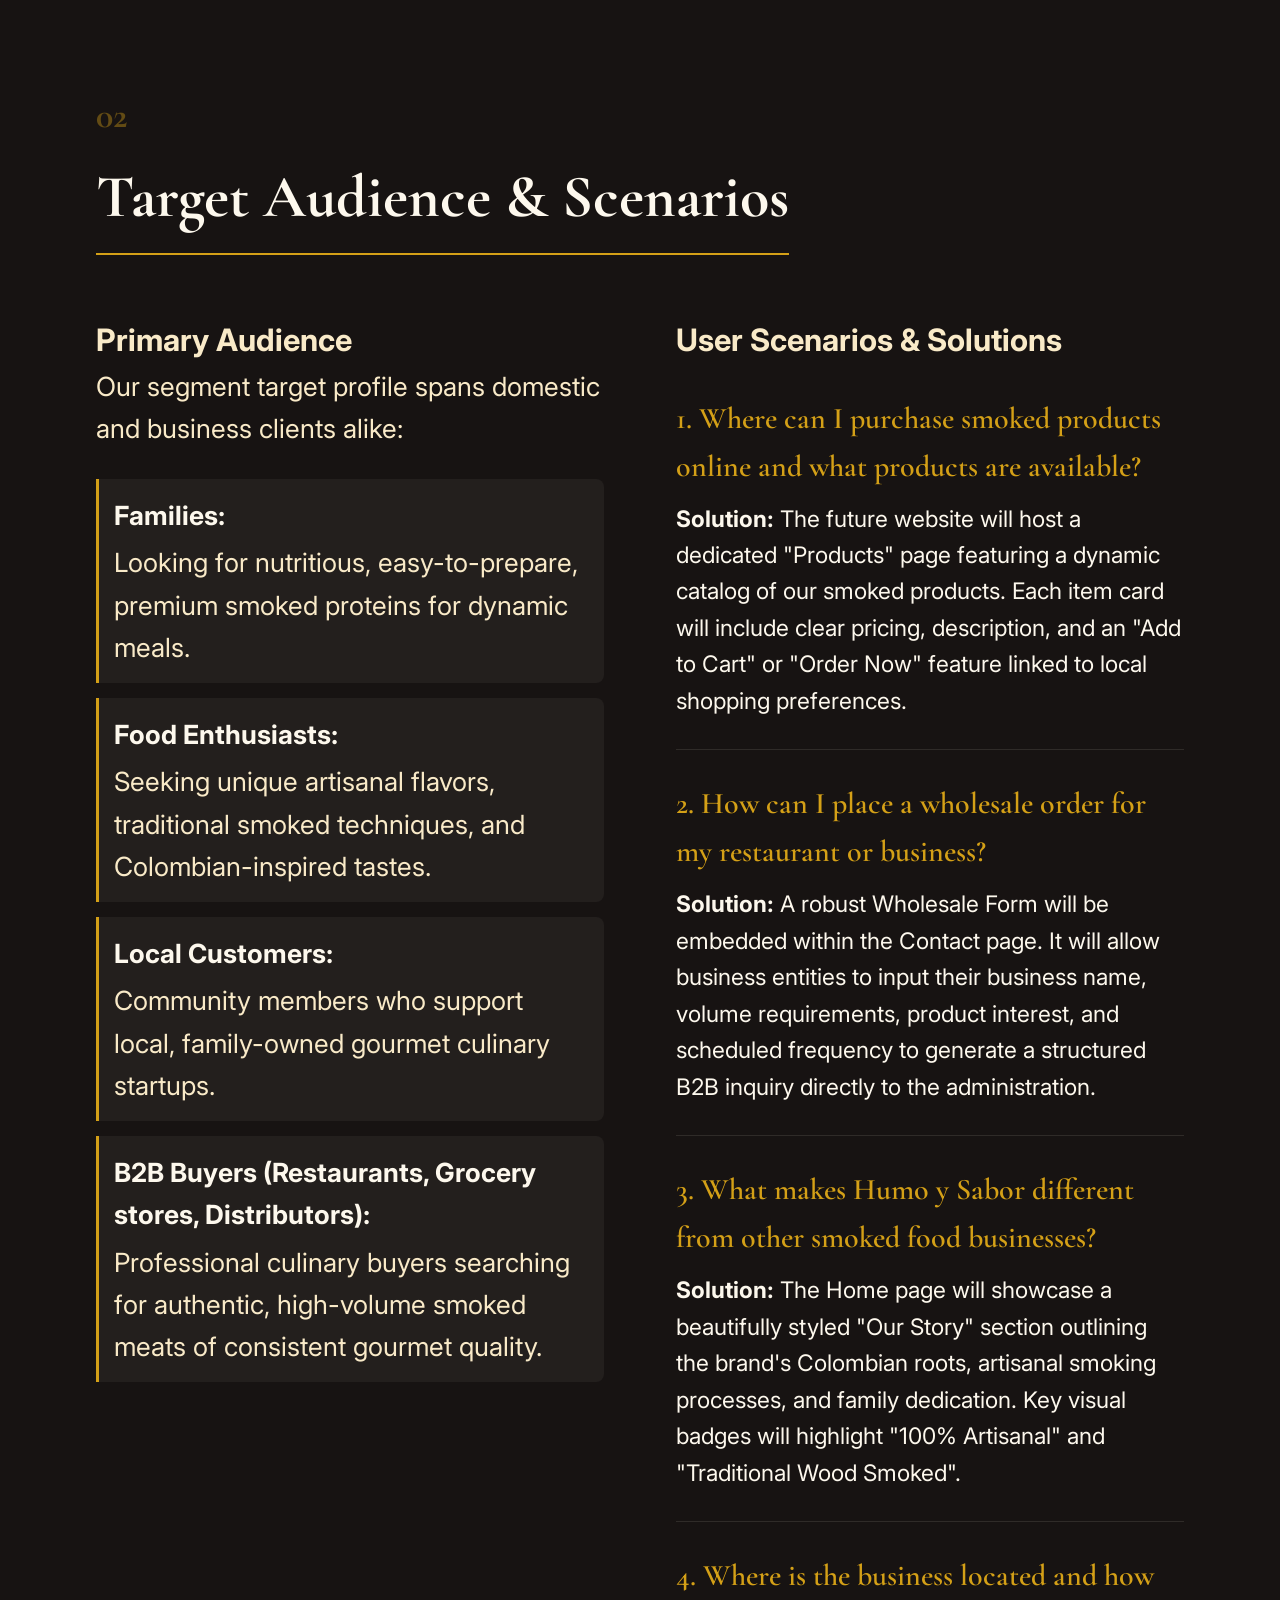
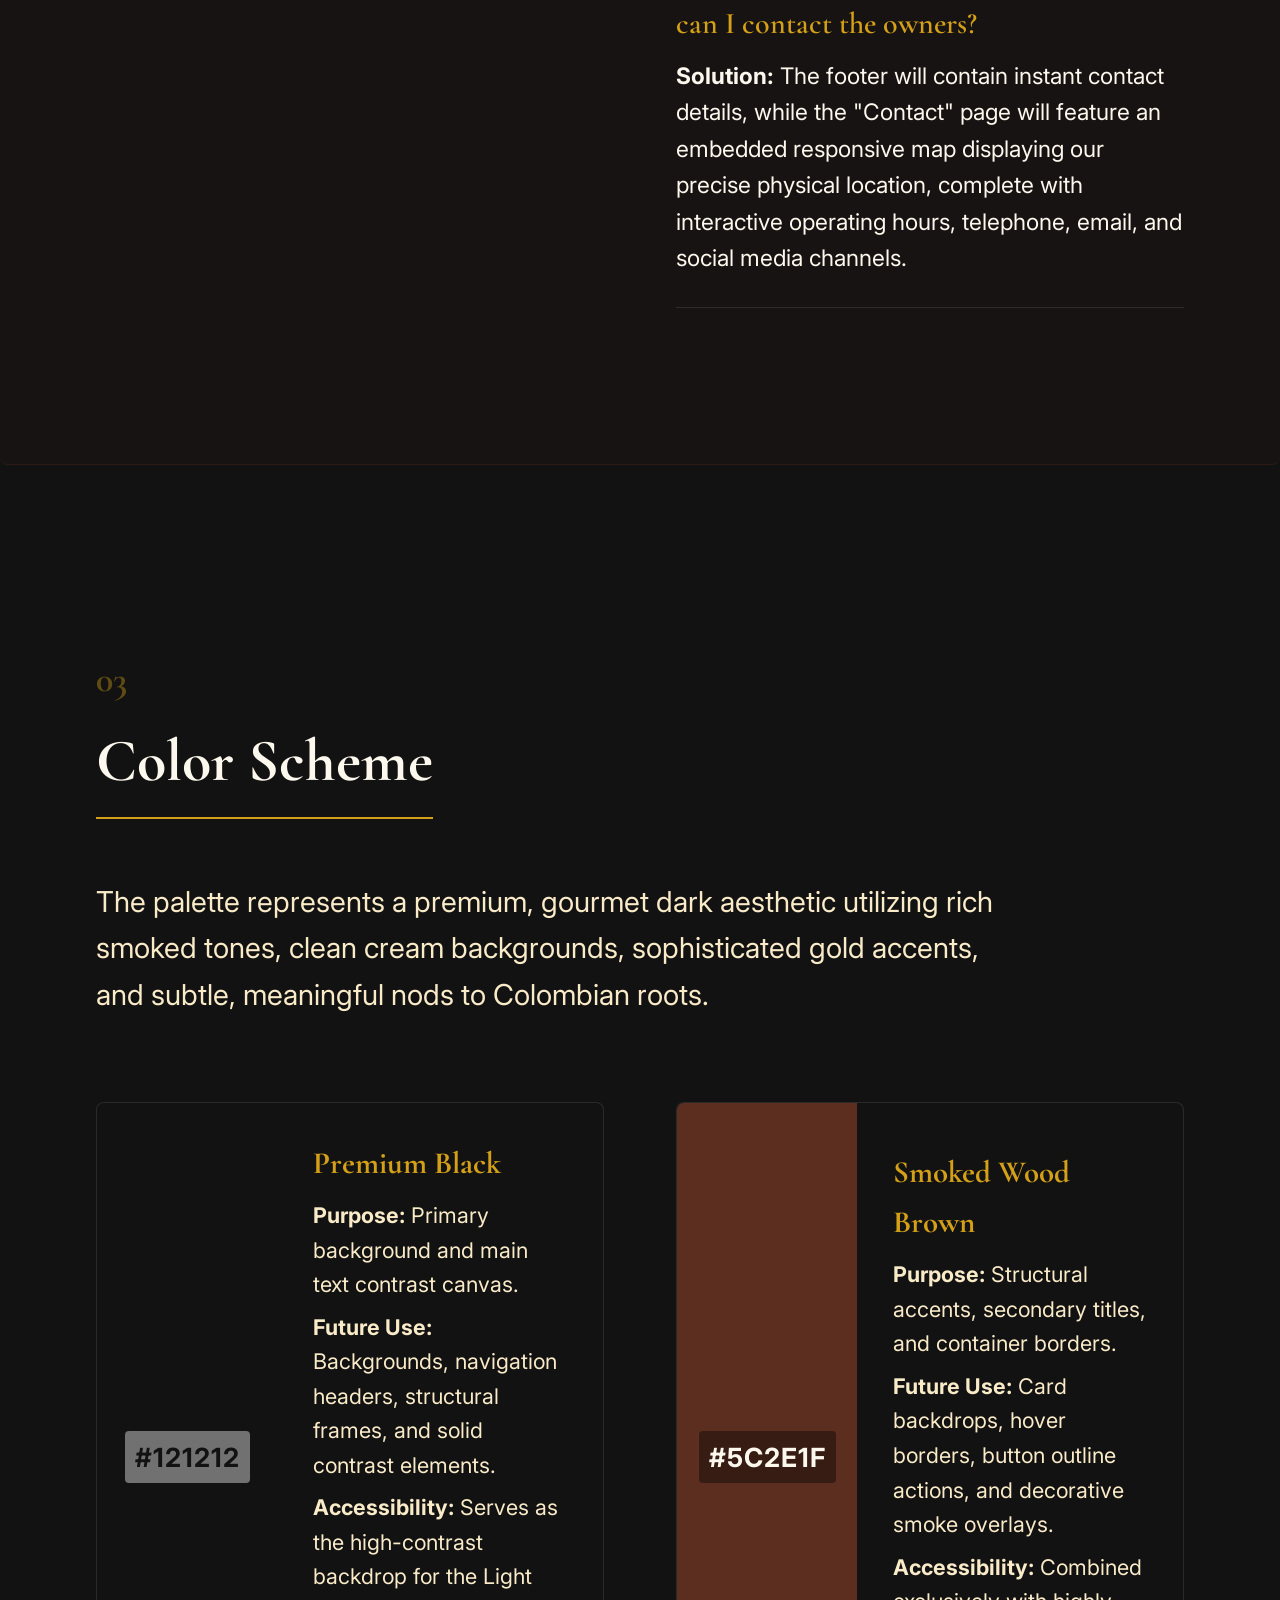
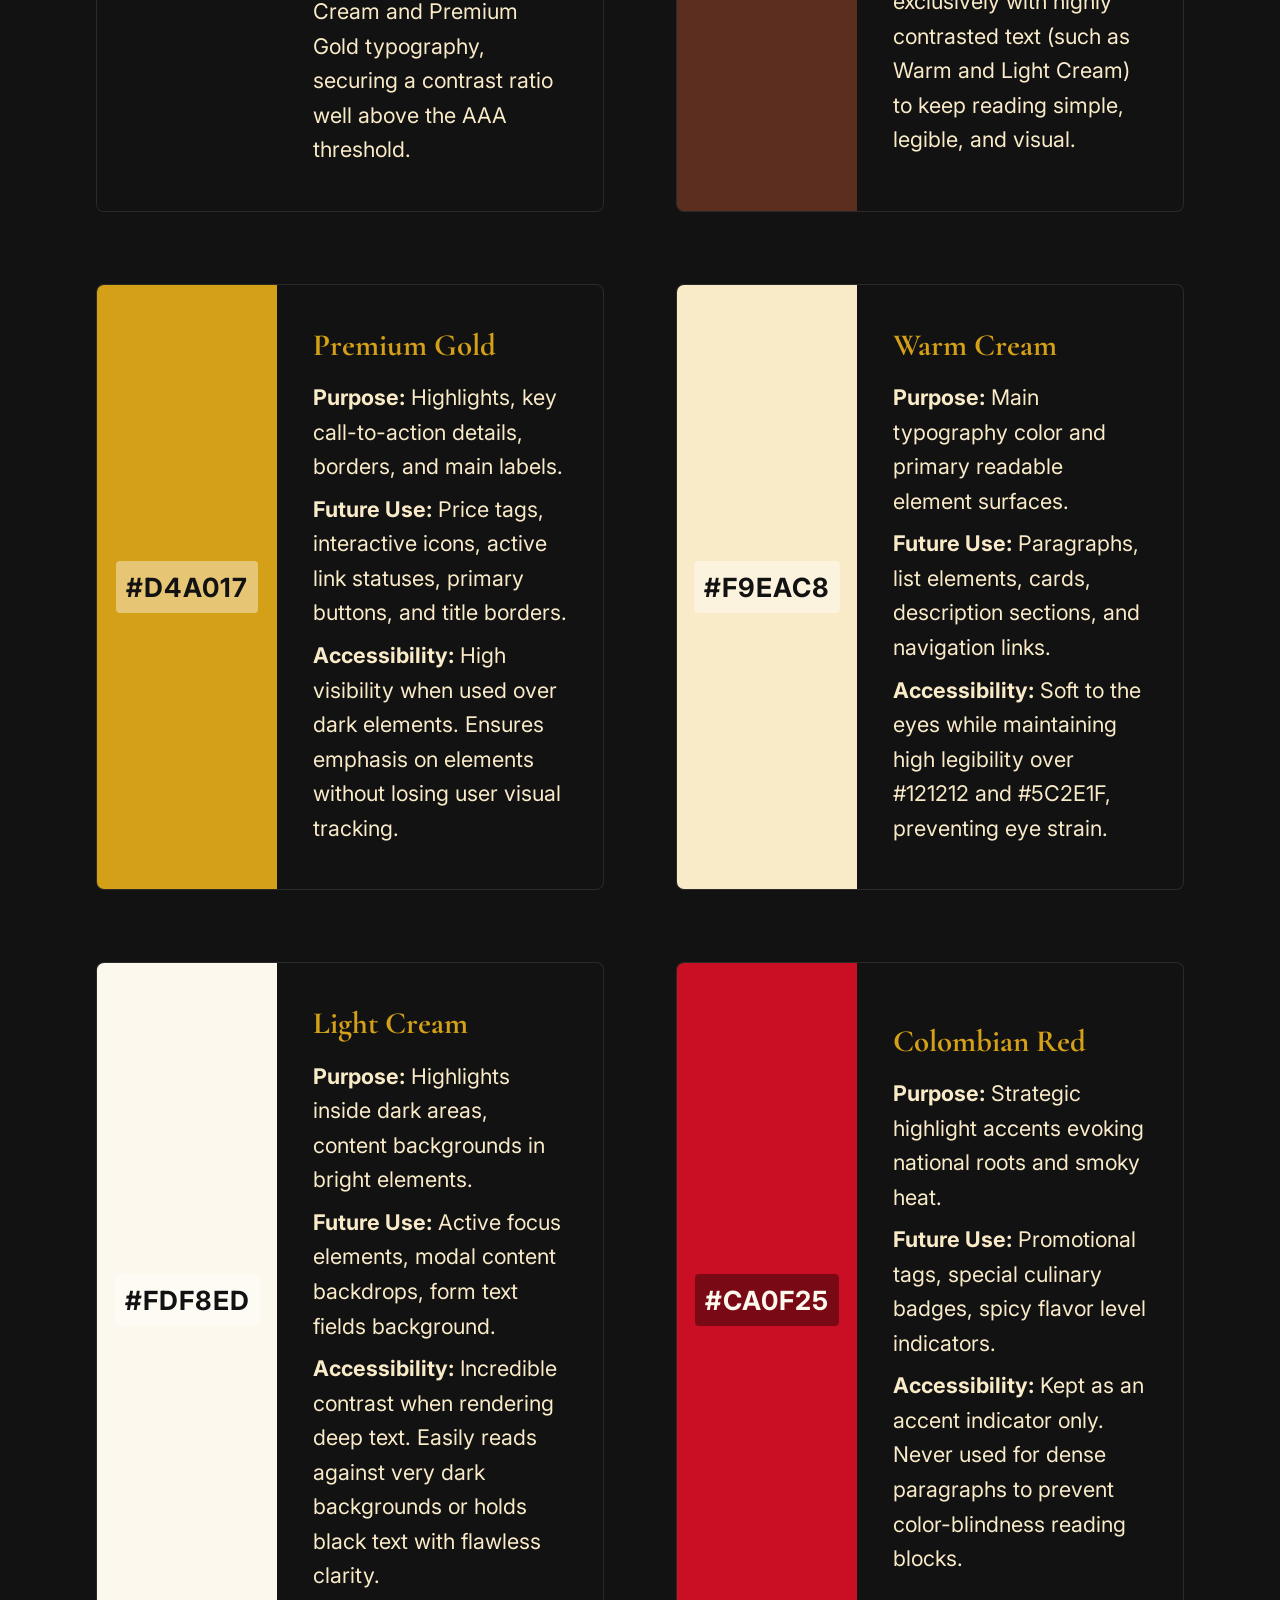
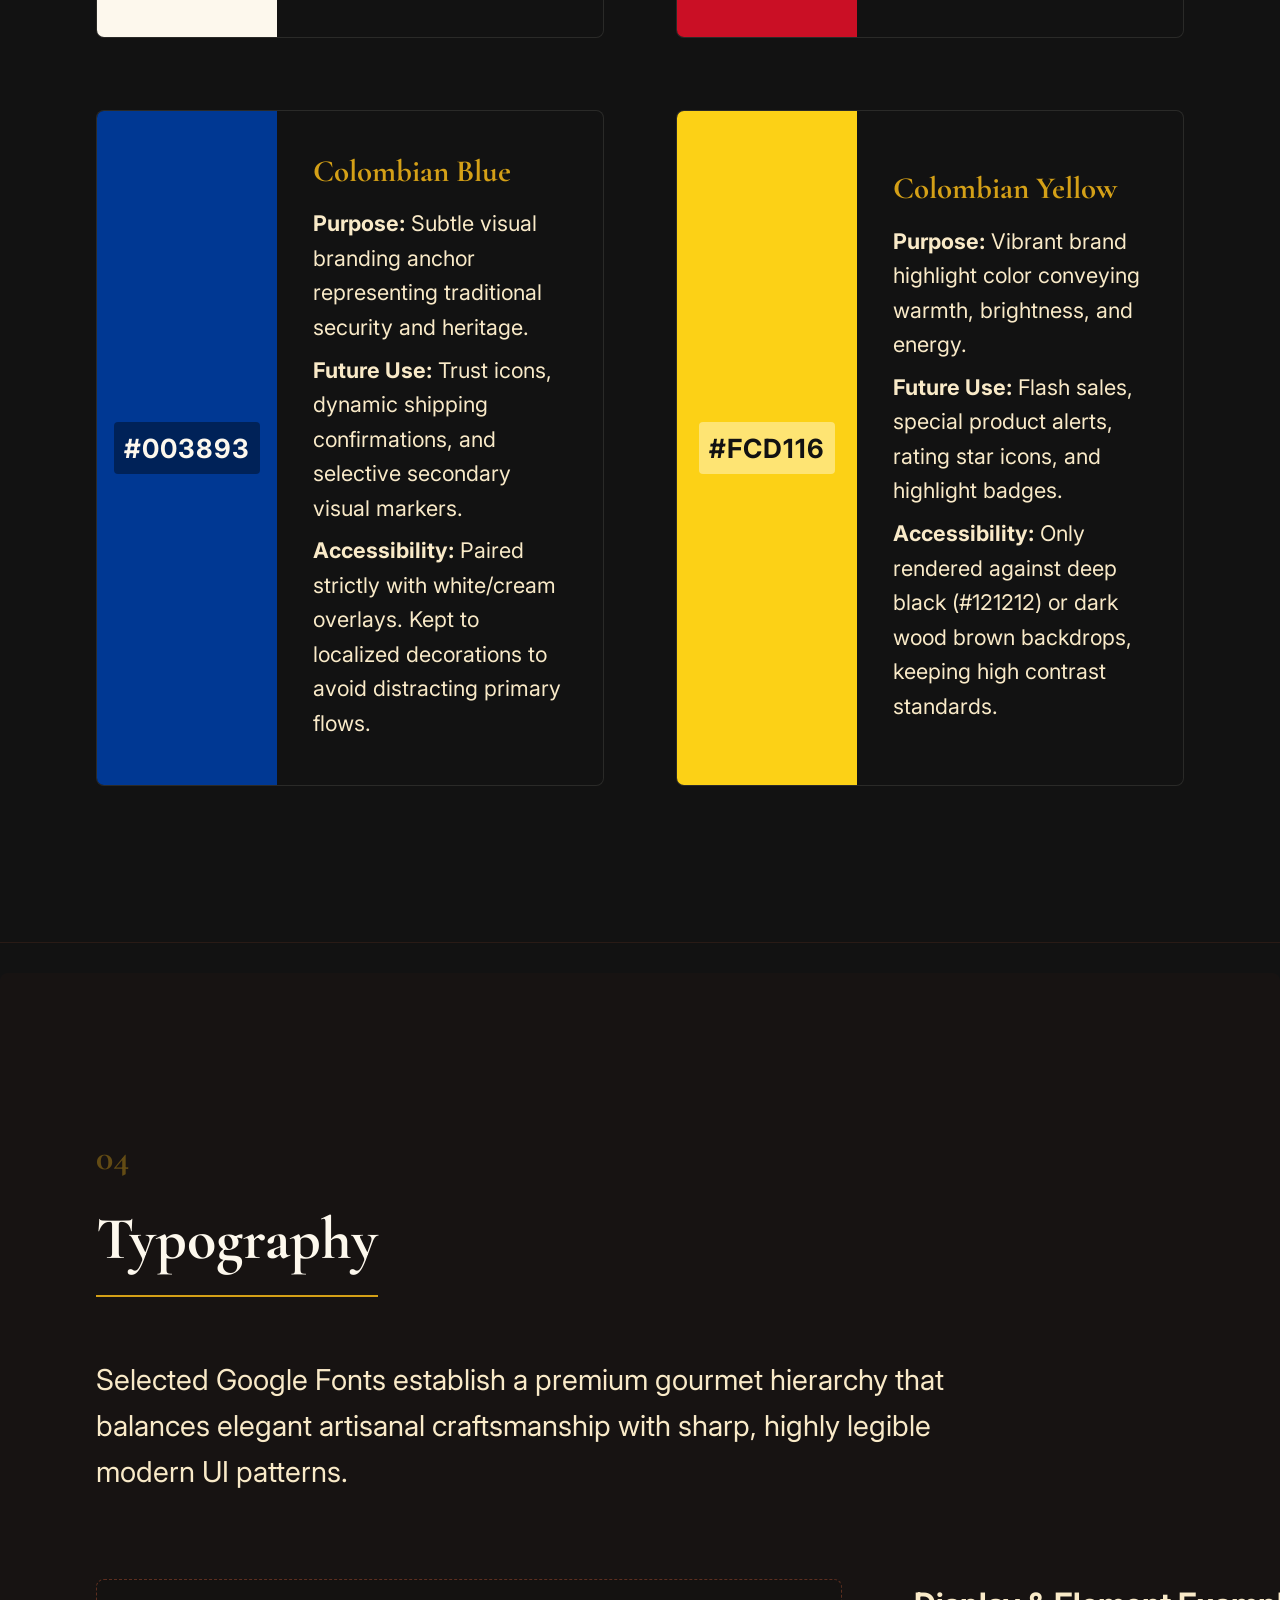
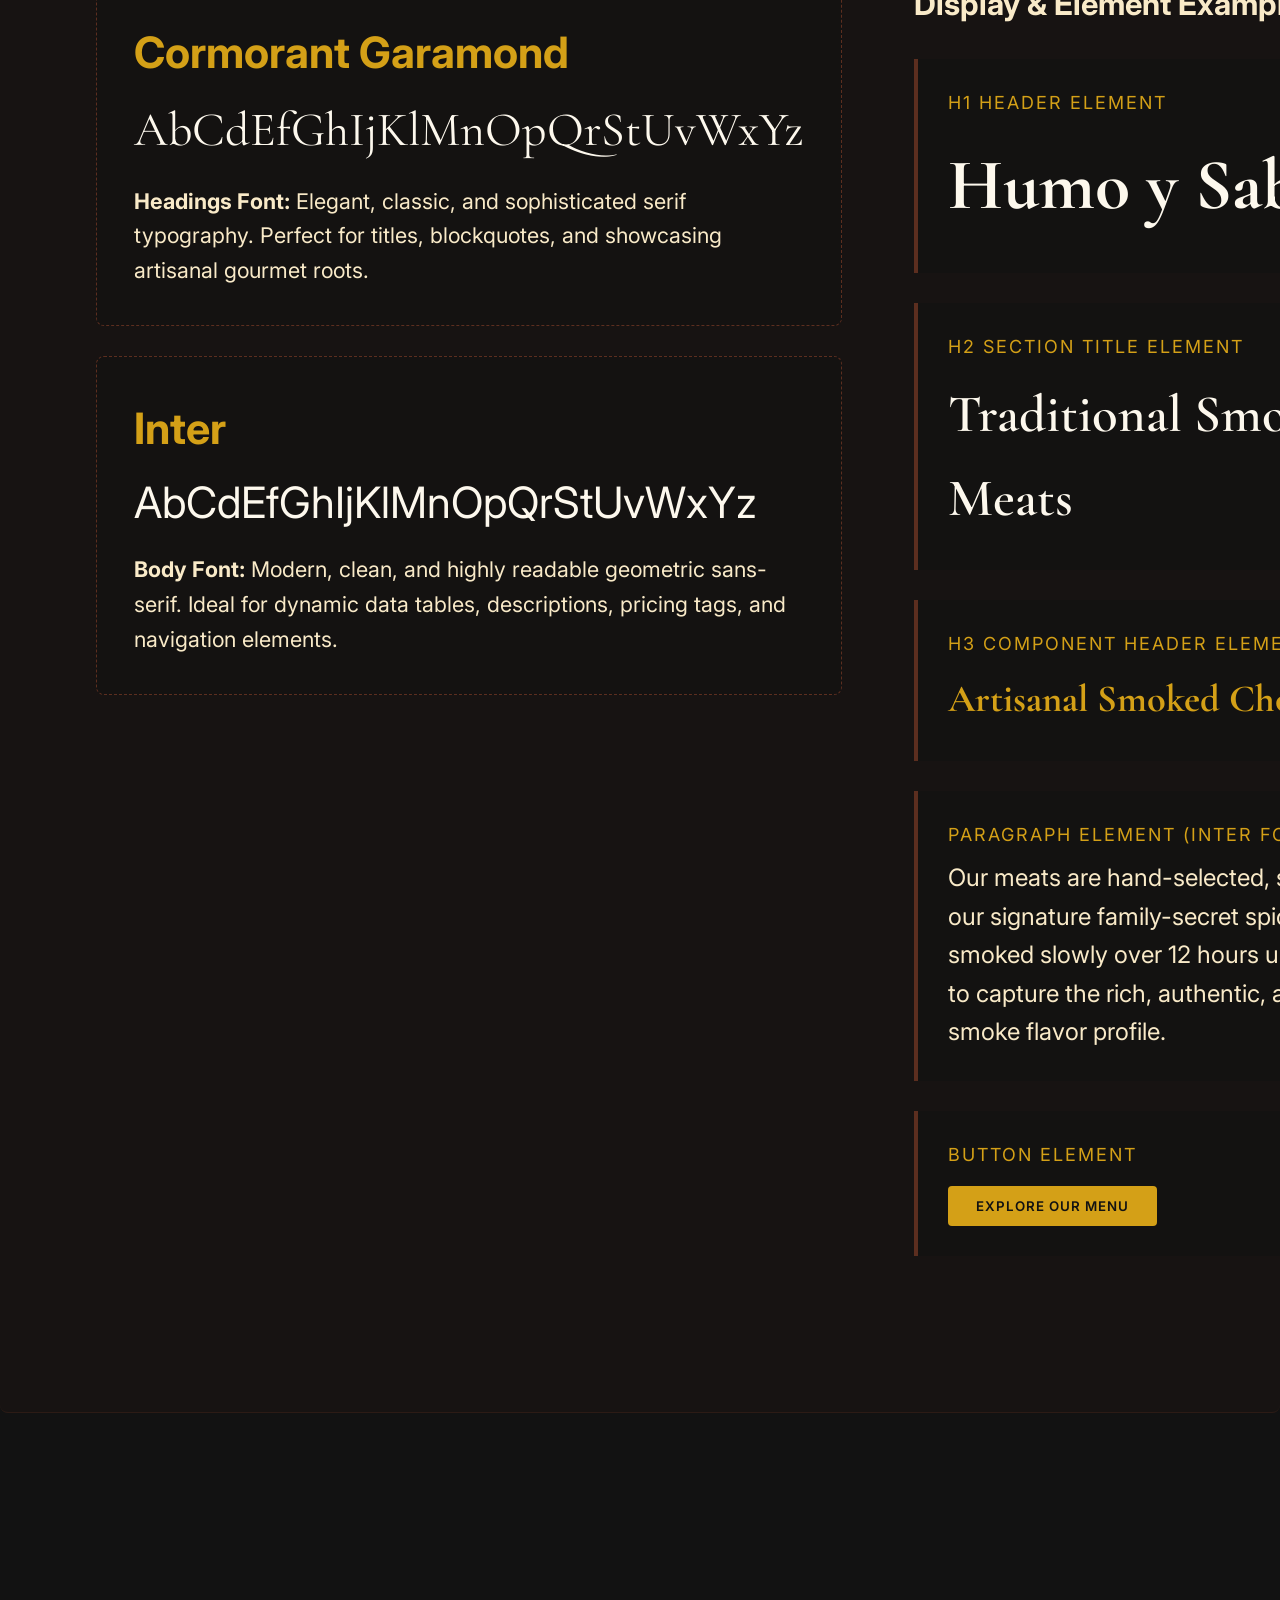
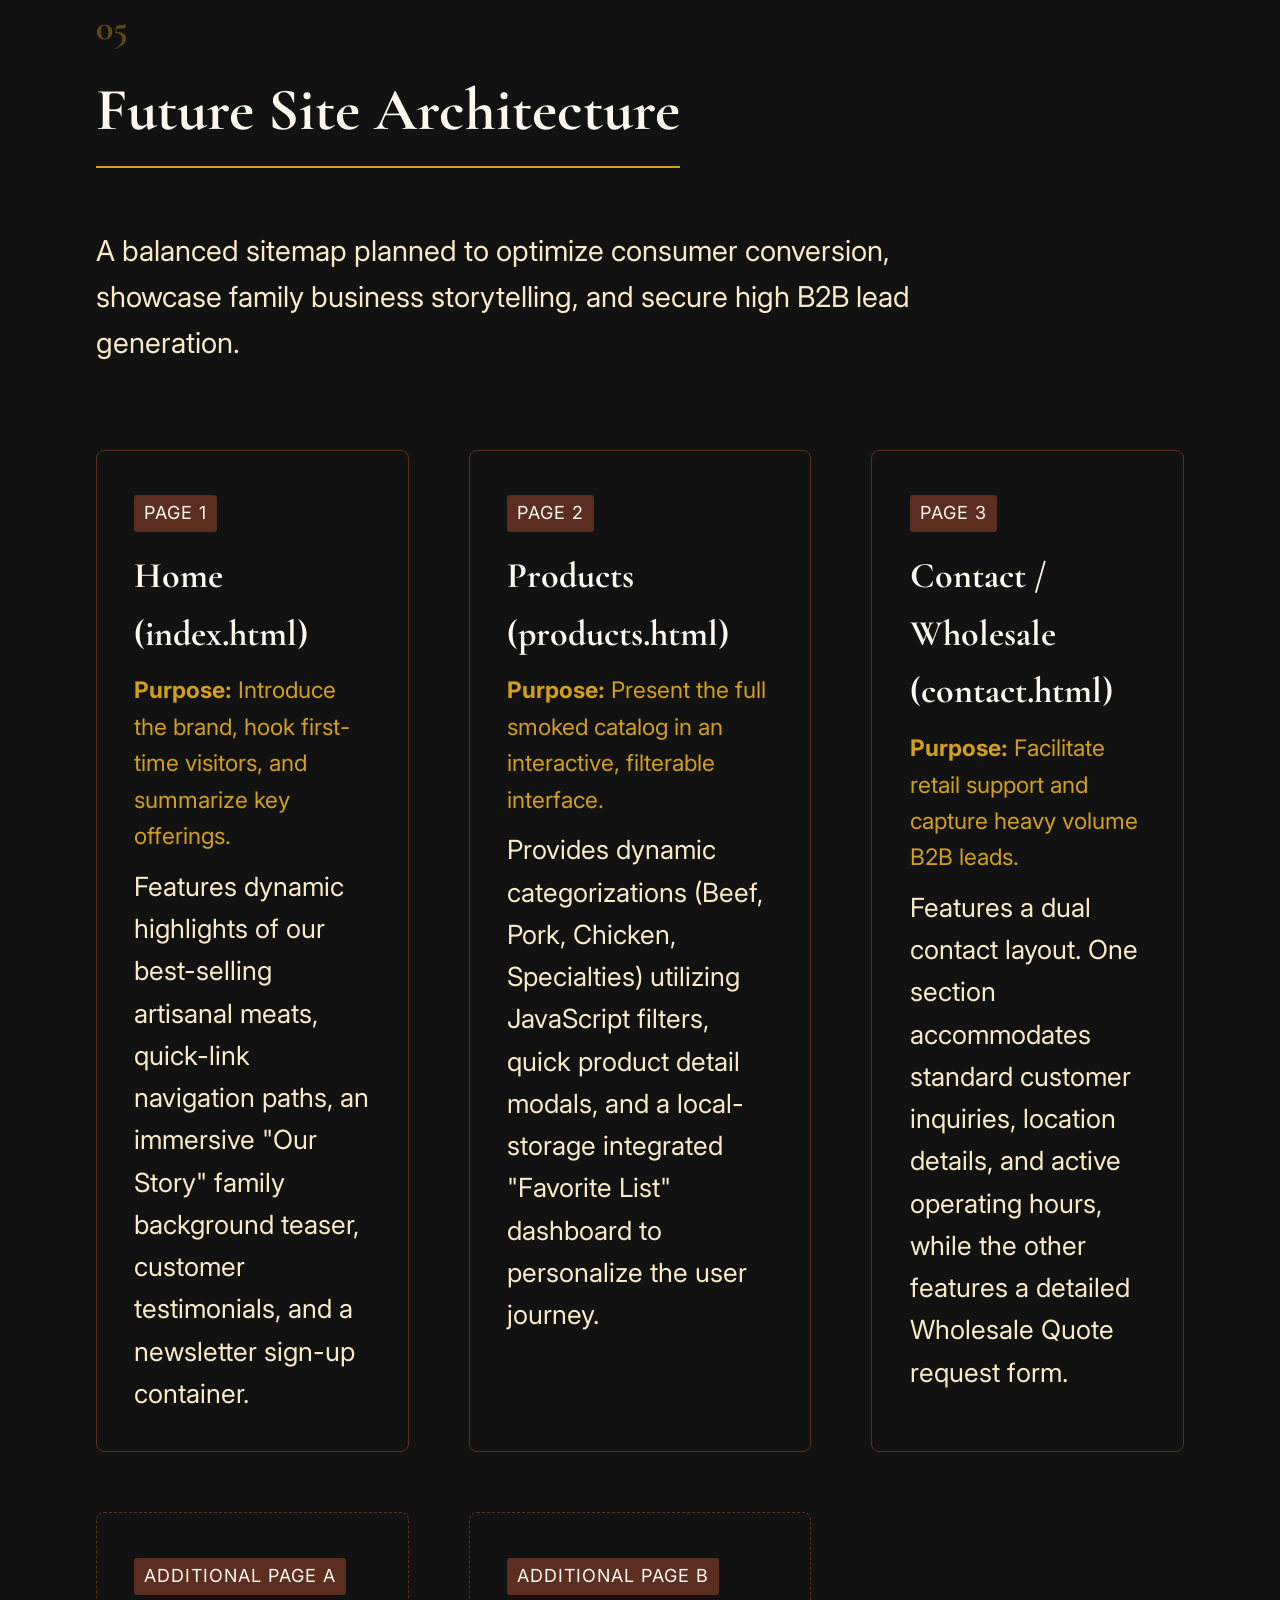
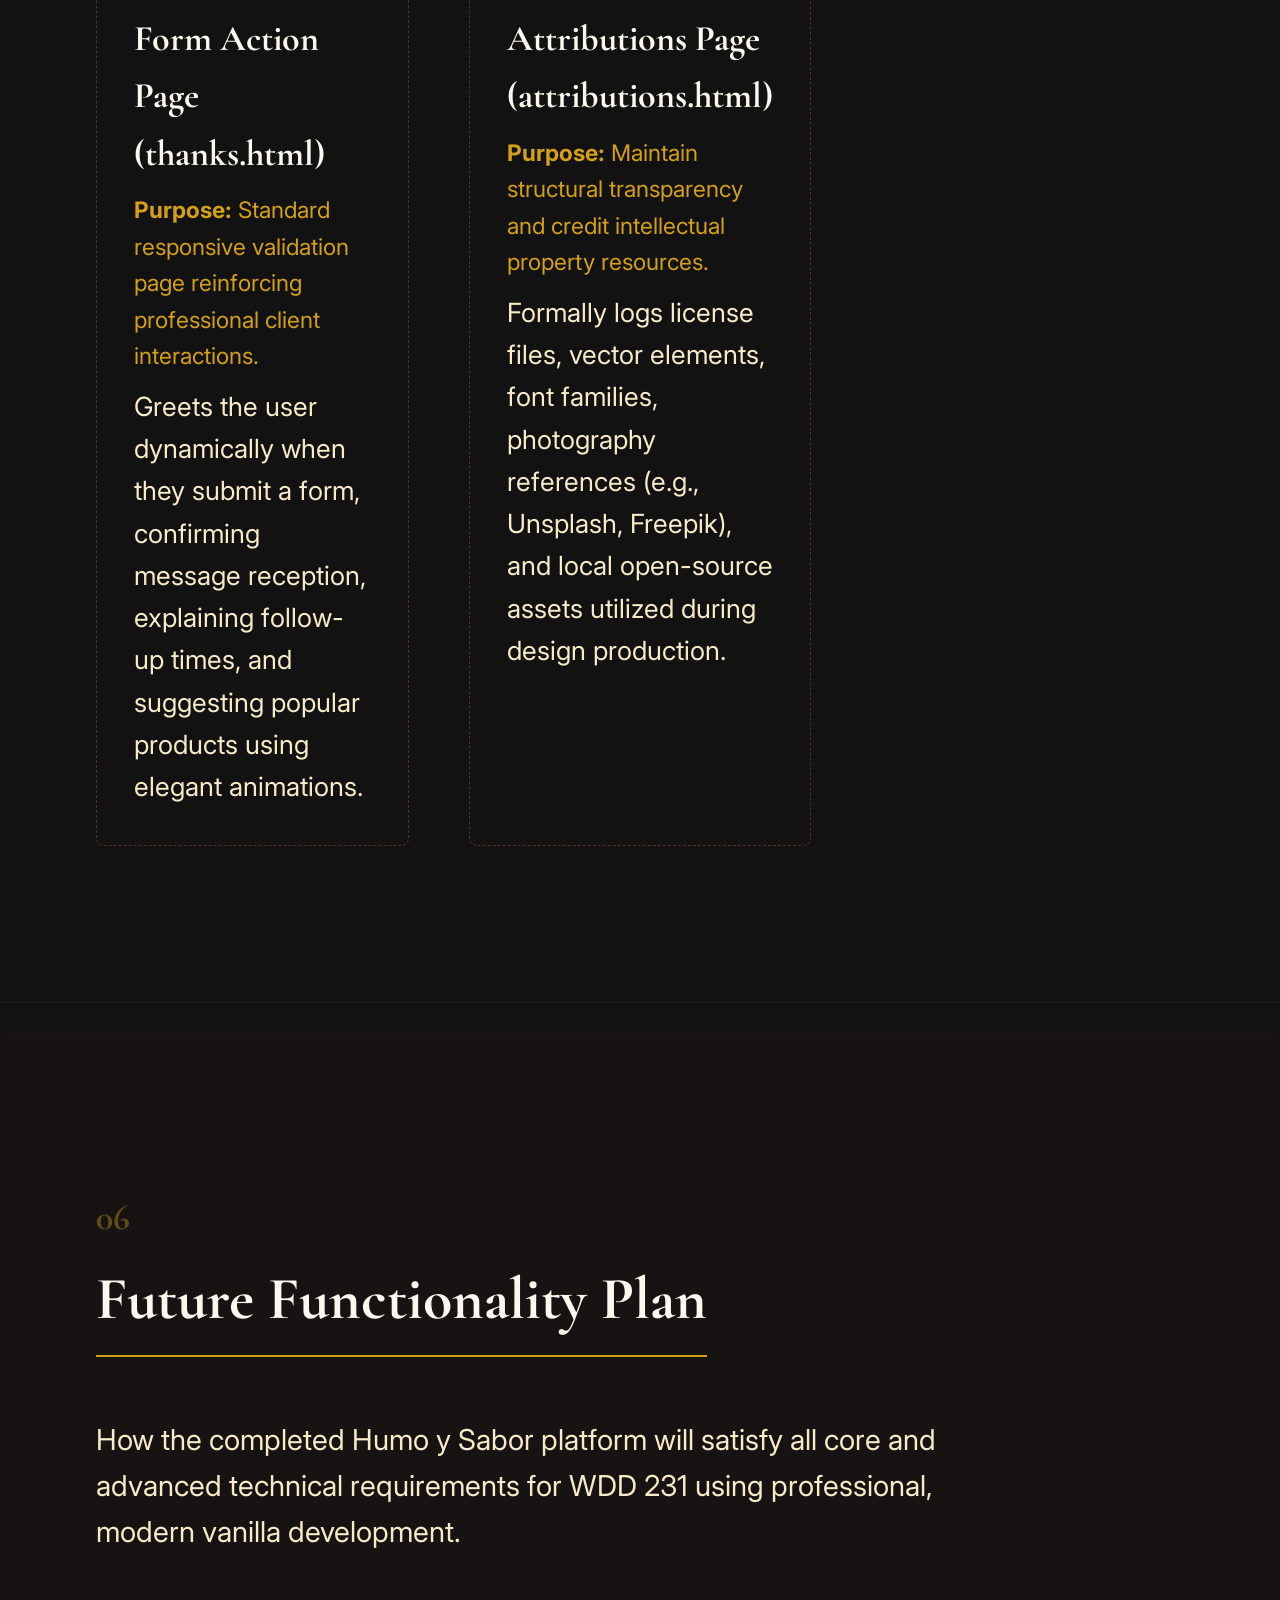
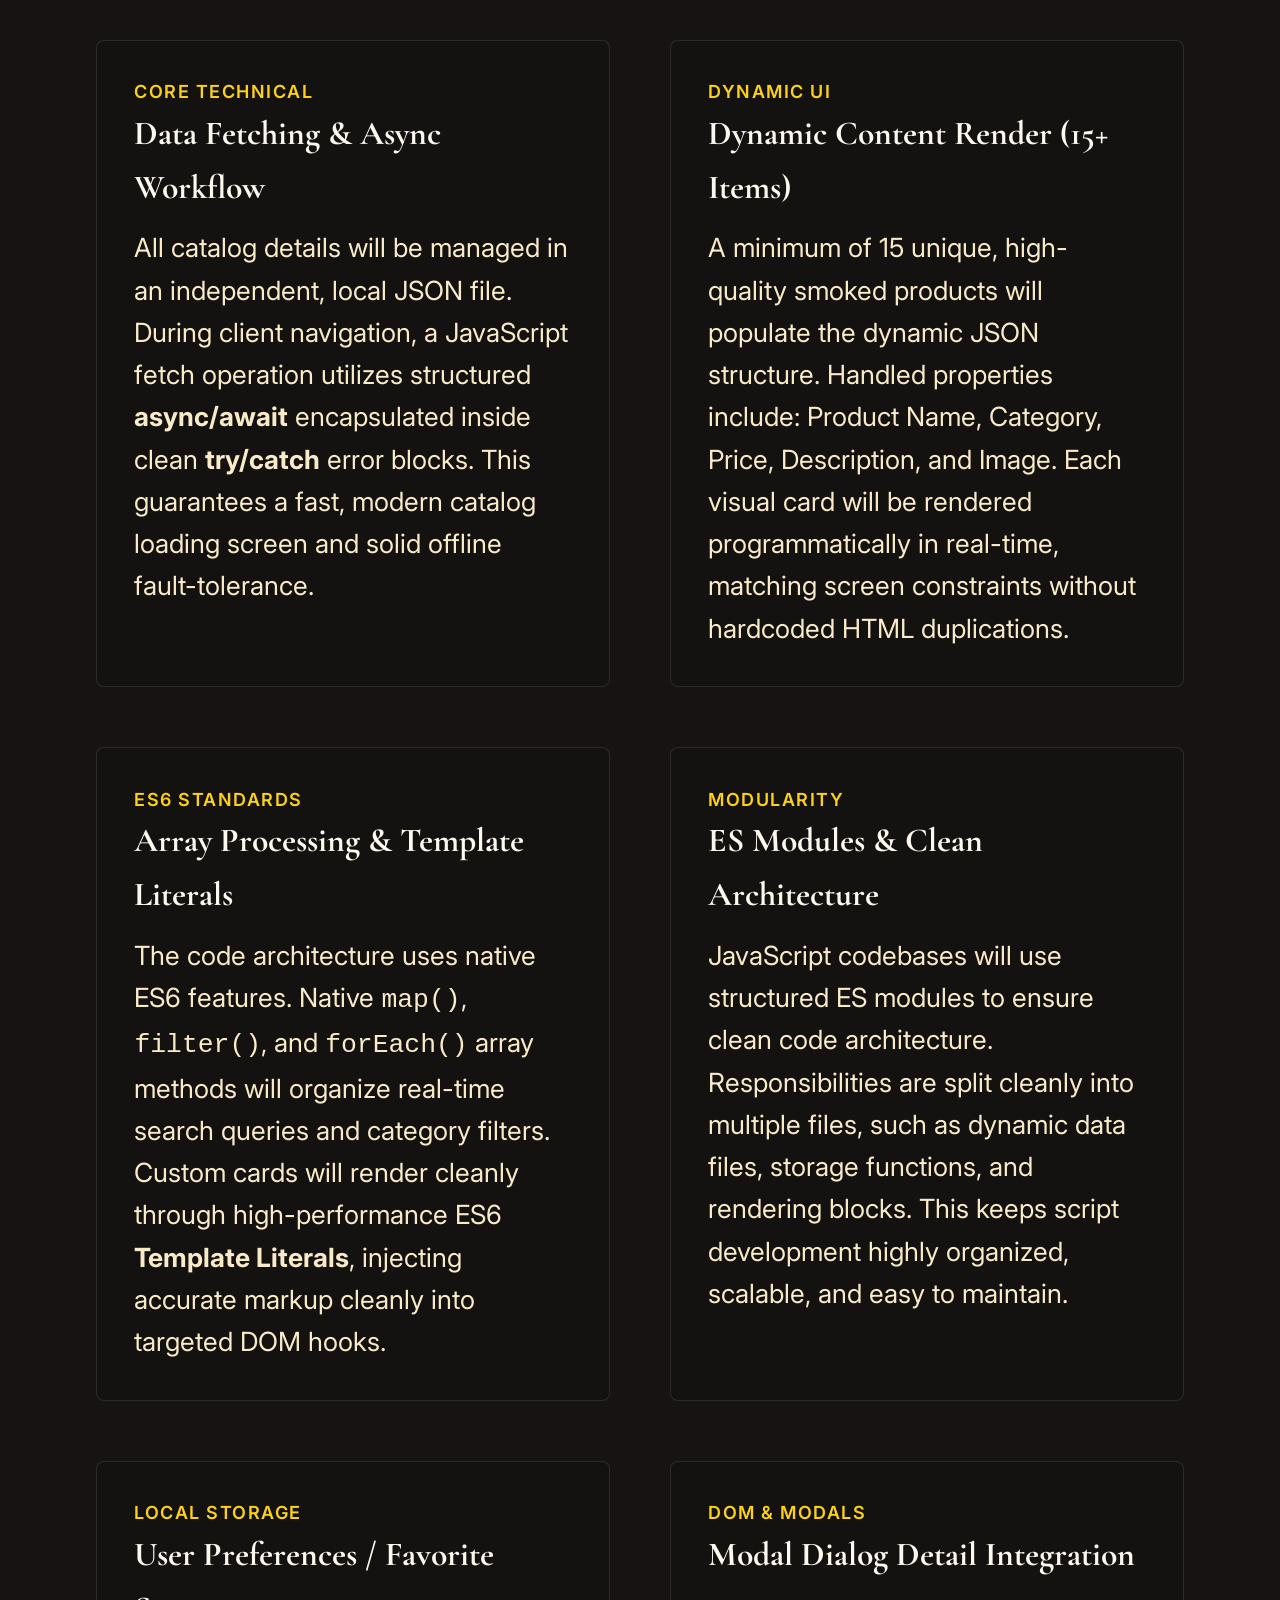
<file: finalproject/siteplan.html>
<!-- siteplan.html -->
<!DOCTYPE html>
<html lang="en">

<head>
    <meta charset="UTF-8">
    <meta name="viewport" content="width=device-width, initial-scale=1.0">
    <title>Humo y Sabor - Site Plan | WDD 231</title>
    <meta name="description"
        content="Official site plan and planning documentation for Humo y Sabor, a premium Colombian family-owned artisanal smoked food business. Created for WDD 231.">
    <meta name="author" content="Alicia Ortiz">

    <meta property="og:title" content="Humo y Sabor - Site Plan | WDD 231">
    <meta property="og:type" content="website">
    <meta property="og:image"
        content="https://images.unsplash.com/photo-1544025162-d76694265947?auto=format&fit=crop&q=80&w=1200">
    <meta property="og:description"
        content="Comprehensive site plan detailing the branding, typography, target audience, future architecture, and layout wireframes for Humo y Sabor.">


    <link rel="preconnect" href="https://fonts.googleapis.com">
    <link rel="preconnect" href="https://fonts.gstatic.com" crossorigin>
    <link
        href="https://fonts.googleapis.com/css2?family=Cormorant+Garamond:ital,wght@0,400;0,600;0,700;1,400&family=Inter:wght@300;400;500;600;700&display=swap"
        rel="stylesheet">

    <link rel="stylesheet" href="styles/siteplan.css">
    <link rel="stylesheet" href="styles/largesiteplan.css" media="screen and (min-width: 768px)">
</head>

<body>
    <header class="main-header">
        <div class="header-container">
            <div class="logo-area">
                <span class="logo-icon">🔥</span>
                <div class="logo-text">
                    <h1>Humo y Sabor</h1>
                    <span class="logo-subtitle">Site Plan & Branding</span>
                </div>
            </div>
            <button class="nav-toggle" aria-label="Toggle navigation menu" aria-expanded="false">
                <span class="hamburger"></span>
            </button>
            <nav class="main-nav">
                <ul>
                    <li><a href="#project-info">Project Info</a></li>
                    <li><a href="#target-audience">Audience</a></li>
                    <li><a href="#color-scheme">Colors</a></li>
                    <li><a href="#typography">Typography</a></li>
                    <li><a href="#architecture">Architecture</a></li>
                    <li><a href="#functionality">Functionality</a></li>
                    <li><a href="#wireframes">Wireframes</a></li>
                </ul>
            </nav>
        </div>
    </header>

    <main class="siteplan-content">
        <!-- Hero / Title Section -->
        <section class="plan-hero">
            <div class="hero-overlay">
                <p class="hero-kicker">WDD 231 - Web Frontend Development II</p>
                <h2>Crafting the Digital Identity of Humo y Sabor</h2>
                <p class="hero-description">A professional planning and design strategy document outlining the upcoming
                    retail, wholesale, and storytelling website for an artisanal smoked food family business.</p>
            </div>
        </section>

        <!-- Project Info -->
        <section id="project-info" class="plan-section">
            <div class="section-badge">01</div>
            <h2 class="section-title">Project Information</h2>
            <div class="info-grid">
                <div class="info-card">
                    <h3>Site Name</h3>
                    <p class="highlight-text">Humo y Sabor</p>
                    <h4>Reason for Site Name</h4>
                    <p>"Humo y Sabor" represents the essence of the business. The products are traditionally smoked
                        using artisanal methods, and flavor is the primary value delivered to customers. The name is
                        memorable, authentic, and communicates both the smoking process and the premium quality of the
                        products.</p>
                </div>

                <div class="info-card">
                    <h3>Site Purpose</h3>
                    <p>Humo y Sabor is a family-owned smoked food business. The future website will promote and sell
                        smoked products such as Colombian sausages, smoked beef, smoked chicken, ribs, and future smoked
                        specialties. The website will:</p>
                    <ul class="purpose-list">
                        <li>Promote the business and display products.</li>
                        <li>Share the family story and rich heritage.</li>
                        <li>Provide contact information and show business location.</li>
                        <li>Support online ordering and wholesale inquiries.</li>
                        <li>Support retail customers and increase brand visibility to help grow the business.</li>
                    </ul>
                </div>

                <div class="info-card full-width">
                    <h3>Project Background</h3>
                    <p>This project is inspired by a real family business. My mother has dreamed of building this
                        business for many years and is now turning that dream into reality. As a software development
                        student, I want to support her by creating a professional website that helps promote the
                        business, reach more customers, and strengthen the brand.</p>
                </div>
            </div>
        </section>

        <!-- Target Audience & Scenarios -->
        <section id="target-audience" class="plan-section dark-bg">
            <div class="section-badge">02</div>
            <h2 class="section-title">Target Audience & Scenarios</h2>

            <div class="audience-container">
                <div class="audience-column">
                    <h3>Primary Audience</h3>
                    <p>Our segment target profile spans domestic and business clients alike:</p>
                    <ul class="audience-list">
                        <li><strong>Families:</strong> Looking for nutritious, easy-to-prepare, premium smoked proteins
                            for dynamic meals.</li>
                        <li><strong>Food Enthusiasts:</strong> Seeking unique artisanal flavors, traditional smoked
                            techniques, and Colombian-inspired tastes.</li>
                        <li><strong>Local Customers:</strong> Community members who support local, family-owned gourmet
                            culinary startups.</li>
                        <li><strong>B2B Buyers (Restaurants, Grocery stores, Distributors):</strong> Professional
                            culinary buyers searching for authentic, high-volume smoked meats of consistent gourmet
                            quality.</li>
                    </ul>
                </div>

                <div class="scenarios-column">
                    <h3>User Scenarios & Solutions</h3>
                    <div class="scenario-accordion">
                        <div class="scenario-item">
                            <h4 class="scenario-question">1. Where can I purchase smoked products online and what
                                products are available?</h4>
                            <p class="scenario-answer"><strong>Solution:</strong> The future website will host a
                                dedicated "Products" page featuring a dynamic catalog of our smoked products. Each item
                                card will include clear pricing, description, and an "Add to Cart" or "Order Now"
                                feature linked to local shopping preferences.</p>
                        </div>

                        <div class="scenario-item">
                            <h4 class="scenario-question">2. How can I place a wholesale order for my restaurant or
                                business?</h4>
                            <p class="scenario-answer"><strong>Solution:</strong> A robust Wholesale Form will be
                                embedded within the Contact page. It will allow business entities to input their
                                business name, volume requirements, product interest, and scheduled frequency to
                                generate a structured B2B inquiry directly to the administration.</p>
                        </div>

                        <div class="scenario-item">
                            <h4 class="scenario-question">3. What makes Humo y Sabor different from other smoked food
                                businesses?</h4>
                            <p class="scenario-answer"><strong>Solution:</strong> The Home page will showcase a
                                beautifully styled "Our Story" section outlining the brand's Colombian roots, artisanal
                                smoking processes, and family dedication. Key visual badges will highlight "100%
                                Artisanal" and "Traditional Wood Smoked".</p>
                        </div>

                        <div class="scenario-item">
                            <h4 class="scenario-question">4. Where is the business located and how can I contact the
                                owners?</h4>
                            <p class="scenario-answer"><strong>Solution:</strong> The footer will contain instant
                                contact details, while the "Contact" page will feature an embedded responsive map
                                displaying our precise physical location, complete with interactive operating hours,
                                telephone, email, and social media channels.</p>
                        </div>
                    </div>
                </div>
            </div>
        </section>

        <!-- Color Scheme -->
        <section id="color-scheme" class="plan-section">
            <div class="section-badge">03</div>
            <h2 class="section-title">Color Scheme</h2>
            <p class="section-intro">The palette represents a premium, gourmet dark aesthetic utilizing rich smoked
                tones, clean cream backgrounds, sophisticated gold accents, and subtle, meaningful nods to Colombian
                roots.</p>

            <div class="color-palette-grid">
                <!-- Swatch 1 -->
                <div class="color-card">
                    <div class="swatch" style="background-color: #121212;">
                        <span class="hex-label dark-text">#121212</span>
                    </div>
                    <div class="color-details">
                        <h3>Premium Black</h3>
                        <p><strong>Purpose:</strong> Primary background and main text contrast canvas.</p>
                        <p><strong>Future Use:</strong> Backgrounds, navigation headers, structural frames, and solid
                            contrast elements.</p>
                        <p><strong>Accessibility:</strong> Serves as the high-contrast backdrop for the Light Cream and
                            Premium Gold typography, securing a contrast ratio well above the AAA threshold.</p>
                    </div>
                </div>

                <!-- Swatch 2 -->
                <div class="color-card">
                    <div class="swatch" style="background-color: #5C2E1F;">
                        <span class="hex-label light-text">#5C2E1F</span>
                    </div>
                    <div class="color-details">
                        <h3>Smoked Wood Brown</h3>
                        <p><strong>Purpose:</strong> Structural accents, secondary titles, and container borders.</p>
                        <p><strong>Future Use:</strong> Card backdrops, hover borders, button outline actions, and
                            decorative smoke overlays.</p>
                        <p><strong>Accessibility:</strong> Combined exclusively with highly contrasted text (such as
                            Warm and Light Cream) to keep reading simple, legible, and visual.</p>
                    </div>
                </div>

                <!-- Swatch 3 -->
                <div class="color-card">
                    <div class="swatch" style="background-color: #D4A017;">
                        <span class="hex-label dark-text">#D4A017</span>
                    </div>
                    <div class="color-details">
                        <h3>Premium Gold</h3>
                        <p><strong>Purpose:</strong> Highlights, key call-to-action details, borders, and main labels.
                        </p>
                        <p><strong>Future Use:</strong> Price tags, interactive icons, active link statuses, primary
                            buttons, and title borders.</p>
                        <p><strong>Accessibility:</strong> High visibility when used over dark elements. Ensures
                            emphasis on elements without losing user visual tracking.</p>
                    </div>
                </div>

                <!-- Swatch 4 -->
                <div class="color-card">
                    <div class="swatch" style="background-color: #F9EAC8;">
                        <span class="hex-label dark-text">#F9EAC8</span>
                    </div>
                    <div class="color-details">
                        <h3>Warm Cream</h3>
                        <p><strong>Purpose:</strong> Main typography color and primary readable element surfaces.</p>
                        <p><strong>Future Use:</strong> Paragraphs, list elements, cards, description sections, and
                            navigation links.</p>
                        <p><strong>Accessibility:</strong> Soft to the eyes while maintaining high legibility over
                            #121212 and #5C2E1F, preventing eye strain.</p>
                    </div>
                </div>

                <!-- Swatch 5 -->
                <div class="color-card">
                    <div class="swatch" style="background-color: #FDF8ED;">
                        <span class="hex-label dark-text">#FDF8ED</span>
                    </div>
                    <div class="color-details">
                        <h3>Light Cream</h3>
                        <p><strong>Purpose:</strong> Highlights inside dark areas, content backgrounds in bright
                            elements.</p>
                        <p><strong>Future Use:</strong> Active focus elements, modal content backdrops, form text fields
                            background.</p>
                        <p><strong>Accessibility:</strong> Incredible contrast when rendering deep text. Easily reads
                            against very dark backgrounds or holds black text with flawless clarity.</p>
                    </div>
                </div>

                <!-- Swatch 6 (Colombian Red Accent) -->
                <div class="color-card">
                    <div class="swatch" style="background-color: #CA0F25;">
                        <span class="hex-label light-text">#CA0F25</span>
                    </div>
                    <div class="color-details">
                        <h3>Colombian Red</h3>
                        <p><strong>Purpose:</strong> Strategic highlight accents evoking national roots and smoky heat.
                        </p>
                        <p><strong>Future Use:</strong> Promotional tags, special culinary badges, spicy flavor level
                            indicators.</p>
                        <p><strong>Accessibility:</strong> Kept as an accent indicator only. Never used for dense
                            paragraphs to prevent color-blindness reading blocks.</p>
                    </div>
                </div>

                <!-- Swatch 7 (Colombian Blue Accent) -->
                <div class="color-card">
                    <div class="swatch" style="background-color: #003893;">
                        <span class="hex-label light-text">#003893</span>
                    </div>
                    <div class="color-details">
                        <h3>Colombian Blue</h3>
                        <p><strong>Purpose:</strong> Subtle visual branding anchor representing traditional security and
                            heritage.</p>
                        <p><strong>Future Use:</strong> Trust icons, dynamic shipping confirmations, and selective
                            secondary visual markers.</p>
                        <p><strong>Accessibility:</strong> Paired strictly with white/cream overlays. Kept to localized
                            decorations to avoid distracting primary flows.</p>
                    </div>
                </div>

                <!-- Swatch 8 (Colombian Yellow Accent) -->
                <div class="color-card">
                    <div class="swatch" style="background-color: #FCD116;">
                        <span class="hex-label dark-text">#FCD116</span>
                    </div>
                    <div class="color-details">
                        <h3>Colombian Yellow</h3>
                        <p><strong>Purpose:</strong> Vibrant brand highlight color conveying warmth, brightness, and
                            energy.</p>
                        <p><strong>Future Use:</strong> Flash sales, special product alerts, rating star icons, and
                            highlight badges.</p>
                        <p><strong>Accessibility:</strong> Only rendered against deep black (#121212) or dark wood brown
                            backdrops, keeping high contrast standards.</p>
                    </div>
                </div>
            </div>
        </section>

        <!-- Typography -->
        <section id="typography" class="plan-section dark-bg">
            <div class="section-badge">04</div>
            <h2 class="section-title">Typography</h2>
            <p class="section-intro">Selected Google Fonts establish a premium gourmet hierarchy that balances elegant
                artisanal craftsmanship with sharp, highly legible modern UI patterns.</p>

            <div class="typo-grid">
                <div class="typo-fonts">
                    <div class="font-preview">
                        <h3>Cormorant Garamond</h3>
                        <p class="serif-preview">AbCdEfGhIjKlMnOpQrStUvWxYz</p>
                        <p class="font-desc"><strong>Headings Font:</strong> Elegant, classic, and sophisticated serif
                            typography. Perfect for titles, blockquotes, and showcasing artisanal gourmet roots.</p>
                    </div>
                    <div class="font-preview">
                        <h3>Inter</h3>
                        <p class="sans-preview">AbCdEfGhIjKlMnOpQrStUvWxYz</p>
                        <p class="font-desc"><strong>Body Font:</strong> Modern, clean, and highly readable geometric
                            sans-serif. Ideal for dynamic data tables, descriptions, pricing tags, and navigation
                            elements.</p>
                    </div>
                </div>

                <div class="typo-displays">
                    <h3>Display & Element Examples</h3>

                    <div class="demo-box">
                        <span class="demo-label">H1 Header Element</span>
                        <h1 class="demo-h1">Humo y Sabor</h1>
                    </div>

                    <div class="demo-box">
                        <span class="demo-label">H2 Section Title Element</span>
                        <h2 class="demo-h2">Traditional Smoked Meats</h2>
                    </div>

                    <div class="demo-box">
                        <span class="demo-label">H3 Component Header Element</span>
                        <h3 class="demo-h3">Artisanal Smoked Chorizo</h3>
                    </div>

                    <div class="demo-box">
                        <span class="demo-label">Paragraph Element (Inter Font)</span>
                        <p class="demo-p">Our meats are hand-selected, seasoned with our signature family-secret spice
                            blends, and smoked slowly over 12 hours using local wood to capture the rich, authentic, and
                            unmatched smoke flavor profile.</p>
                    </div>

                    <div class="demo-box">
                        <span class="demo-label">Button Element</span>
                        <button class="demo-boton">Explore Our Menu</button>
                    </div>
                </div>
            </div>
        </section>

        <!-- Future Website Structure -->
        <section id="architecture" class="plan-section">
            <div class="section-badge">05</div>
            <h2 class="section-title">Future Site Architecture</h2>
            <p class="section-intro">A balanced sitemap planned to optimize consumer conversion, showcase family
                business storytelling, and secure high B2B lead generation.</p>

            <div class="architecture-grid">
                <!-- Page 1 -->
                <div class="arch-card">
                    <div class="arch-num">Page 1</div>
                    <h3>Home (index.html)</h3>
                    <p class="arch-purpose"><strong>Purpose:</strong> Introduce the brand, hook first-time visitors, and
                        summarize key offerings.</p>
                    <p>Features dynamic highlights of our best-selling artisanal meats, quick-link navigation paths, an
                        immersive "Our Story" family background teaser, customer testimonials, and a newsletter sign-up
                        container.</p>
                </div>

                <!-- Page 2 -->
                <div class="arch-card">
                    <div class="arch-num">Page 2</div>
                    <h3>Products (products.html)</h3>
                    <p class="arch-purpose"><strong>Purpose:</strong> Present the full smoked catalog in an interactive,
                        filterable interface.</p>
                    <p>Provides dynamic categorizations (Beef, Pork, Chicken, Specialties) utilizing JavaScript filters,
                        quick product detail modals, and a local-storage integrated "Favorite List" dashboard to
                        personalize the user journey.</p>
                </div>

                <!-- Page 3 -->
                <div class="arch-card">
                    <div class="arch-num">Page 3</div>
                    <h3>Contact / Wholesale (contact.html)</h3>
                    <p class="arch-purpose"><strong>Purpose:</strong> Facilitate retail support and capture heavy volume
                        B2B leads.</p>
                    <p>Features a dual contact layout. One section accommodates standard customer inquiries, location
                        details, and active operating hours, while the other features a detailed Wholesale Quote request
                        form.</p>
                </div>

                <!-- Additional Page A -->
                <div class="arch-card secondary">
                    <div class="arch-num">Additional Page A</div>
                    <h3>Form Action Page (thanks.html)</h3>
                    <p class="arch-purpose"><strong>Purpose:</strong> Standard responsive validation page reinforcing
                        professional client interactions.</p>
                    <p>Greets the user dynamically when they submit a form, confirming message reception, explaining
                        follow-up times, and suggesting popular products using elegant animations.</p>
                </div>

                <!-- Additional Page B -->
                <div class="arch-card secondary">
                    <div class="arch-num">Additional Page B</div>
                    <h3>Attributions Page (attributions.html)</h3>
                    <p class="arch-purpose"><strong>Purpose:</strong> Maintain structural transparency and credit
                        intellectual property resources.</p>
                    <p>Formally logs license files, vector elements, font families, photography references (e.g.,
                        Unsplash, Freepik), and local open-source assets utilized during design production.</p>
                </div>
            </div>
        </section>

        <!-- Future Functionality Plan -->
        <section id="functionality" class="plan-section dark-bg">
            <div class="section-badge">06</div>
            <h2 class="section-title">Future Functionality Plan</h2>
            <p class="section-intro">How the completed Humo y Sabor platform will satisfy all core and advanced
                technical requirements for WDD 231 using professional, modern vanilla development.</p>

            <div class="functionality-list">
                <!-- Technical Core 1 -->
                <div class="func-item">
                    <div class="func-header">
                        <span class="func-tag">Core Technical</span>
                        <h3>Data Fetching & Async Workflow</h3>
                    </div>
                    <p>All catalog details will be managed in an independent, local JSON file. During client navigation,
                        a JavaScript fetch operation utilizes structured <strong>async/await</strong> encapsulated
                        inside clean <strong>try/catch</strong> error blocks. This guarantees a fast, modern catalog
                        loading screen and solid offline fault-tolerance.</p>
                </div>

                <!-- Technical Core 2 -->
                <div class="func-item">
                    <div class="func-header">
                        <span class="func-tag">Dynamic UI</span>
                        <h3>Dynamic Content Render (15+ Items)</h3>
                    </div>
                    <p>A minimum of 15 unique, high-quality smoked products will populate the dynamic JSON structure.
                        Handled properties include: Product Name, Category, Price, Description, and Image. Each visual
                        card will be rendered programmatically in real-time, matching screen constraints without
                        hardcoded HTML duplications.</p>
                </div>

                <!-- Technical Core 3 -->
                <div class="func-item">
                    <div class="func-header">
                        <span class="func-tag">ES6 Standards</span>
                        <h3>Array Processing & Template Literals</h3>
                    </div>
                    <p>The code architecture uses native ES6 features. Native <code>map()</code>, <code>filter()</code>,
                        and <code>forEach()</code> array methods will organize real-time search queries and category
                        filters. Custom cards will render cleanly through high-performance ES6 <strong>Template
                            Literals</strong>, injecting accurate markup cleanly into targeted DOM hooks.</p>
                </div>

                <!-- Technical Core 4 -->
                <div class="func-item">
                    <div class="func-header">
                        <span class="func-tag">Modularity</span>
                        <h3>ES Modules & Clean Architecture</h3>
                    </div>
                    <p>JavaScript codebases will use structured ES modules to ensure clean code architecture.
                        Responsibilities are split cleanly into multiple files, such as dynamic data files, storage
                        functions, and rendering blocks. This keeps script development highly organized, scalable, and
                        easy to maintain.</p>
                </div>

                <!-- Technical Core 5 -->
                <div class="func-item">
                    <div class="func-header">
                        <span class="func-tag">Local Storage</span>
                        <h3>User Preferences / Favorite Storage</h3>
                    </div>
                    <p>A Favorite Products selection or standard Shopping Preference dashboard will connect directly
                        with <strong>Local Storage</strong>. Users can toggle preferences, saving choices that persist
                        across sessions, allowing returning users to quickly view their favorite smoked items.</p>
                </div>

                <!-- Technical Core 6 -->
                <div class="func-item">
                    <div class="func-header">
                        <span class="func-tag">DOM & Modals</span>
                        <h3>Modal Dialog Detail Integration</h3>
                    </div>
                    <p>To keep the interface clean, clicking "Quick View" on a product card will open a responsive modal
                        dialog containing detailed specifications and ingredients. The modal supports full keyboard
                        interactions and dynamic close triggers to ensure built-in accessibility.</p>
                </div>
            </div>
        </section>

        <!-- Wireframes -->
        <section id="wireframes" class="plan-section">
            <div class="section-badge">07</div>
            <h2 class="section-title">Future Project Wireframes</h2>
            <p class="section-intro">Visual mock layouts designed with clean semantic borders to map out our future
                production designs. This visualizes both standard mobile and spacious desktop grids.</p>

            <div class="wireframes-grid">
                <!-- Mobile Wireframe -->
                <div class="wireframe-container">
                    <h3>1. Mobile Wireframe Layout (Stacked Hierarchy)</h3>
                    <div class="wireframe-box mobile">

                        <div class="wf-block wf-header">
                            <span>HEADER (Logo / Mobile Hamburger Menu)</span>
                        </div>

                        <div class="wf-block wf-hero">
                            <span>HERO SECTION<br>(Promotional Header / Call to Action Button)</span>
                        </div>

                        <div class="wf-block wf-products">
                            <span>FEATURED PRODUCTS SECTION<br>(Vertical Stack / Horizontal Swipe Swiper Cards)</span>
                            <div class="wf-nested-grid mobile-nested">
                                <div class="wf-block wf-sub">Product Card 1</div>
                                <div class="wf-block wf-sub">Product Card 2</div>
                            </div>
                        </div>

                        <div class="wf-block wf-about">
                            <span>ABOUT THE BUSINESS SECTION<br>(Story details & Family roots summary)</span>
                        </div>

                        <div class="wf-block wf-wholesale">
                            <span>WHOLESALE SECTION<br>(Brief pitch / Link button to B2B form)</span>
                        </div>

                        <div class="wf-block wf-contact">
                            <span>CONTACT SECTION<br>(Direct contact paths & Embedded maps)</span>
                        </div>

                        <div class="wf-block wf-footer">
                            <span>FOOTER<br>(Social anchors / Dynamic validation scripts)</span>
                        </div>

                    </div>
                </div>

                <!-- Desktop Wireframe -->
                <div class="wireframe-container">
                    <h3>2. Desktop Wireframe Layout (Spacious Multi-Column Grid)</h3>
                    <div class="wireframe-box desktop">

                        <div class="wf-block wf-header">
                            <span>HEADER (Logo Left / Responsive Full Horizontal Nav Menu Right)</span>
                        </div>

                        <div class="wf-block wf-hero desktop-hero">
                            <span>HERO SECTION (High-Res Smoked Backdrop / Text Centered Left / Secondary Visuals
                                Right)</span>
                        </div>

                        <div class="wf-block wf-products">
                            <span>FEATURED PRODUCTS SECTION (3-Column Desktop Grid Layout)</span>
                            <div class="wf-nested-grid desktop-nested">
                                <div class="wf-block wf-sub">Dynamic Card 1</div>
                                <div class="wf-block wf-sub">Dynamic Card 2</div>
                                <div class="wf-block wf-sub">Dynamic Card 3</div>
                            </div>
                        </div>

                        <div class="wf-double-column">
                            <div class="wf-block wf-about wf-half">
                                <span>ABOUT THE BUSINESS<br>(Left Column: Family image overlay)</span>
                            </div>
                            <div class="wf-block wf-about wf-half">
                                <span>OUR ARTISANAL PROCESS<br>(Right Column: Storyteller description)</span>
                            </div>
                        </div>

                        <div class="wf-block wf-wholesale">
                            <span>WHOLESALE SECTION (Wide banner detailing bulk shipping, lead times, and B2B pricing
                                catalogs)</span>
                        </div>

                        <div class="wf-double-column">
                            <div class="wf-block wf-contact wf-half">
                                <span>CONTACT FORM / MAPS (Interactive Map Canvas)</span>
                            </div>
                            <div class="wf-block wf-contact wf-half">
                                <span>CONNECT DETAILS (Direct Phone, Hours, Email Support)</span>
                            </div>
                        </div>

                        <div class="wf-block wf-footer">
                            <span>FOOTER (Quick Links Left / Fine Print Center / Social Media Connect Right)</span>
                        </div>

                    </div>
                </div>
            </div>
        </section>
    </main>

    <footer class="siteplan-footer">
        <div class="footer-container">
            <p>&copy; <span id="current-year"></span> | Humo y Sabor Site Plan | Alicia Ortiz</p>
            <p class="last-modified">Last Modified: <span id="last-modified"></span></p>
        </div>
    </footer>

    <!-- Scripts -->
    <script src="scripts/siteplan.js" defer></script>
</body>

</html>
</file>
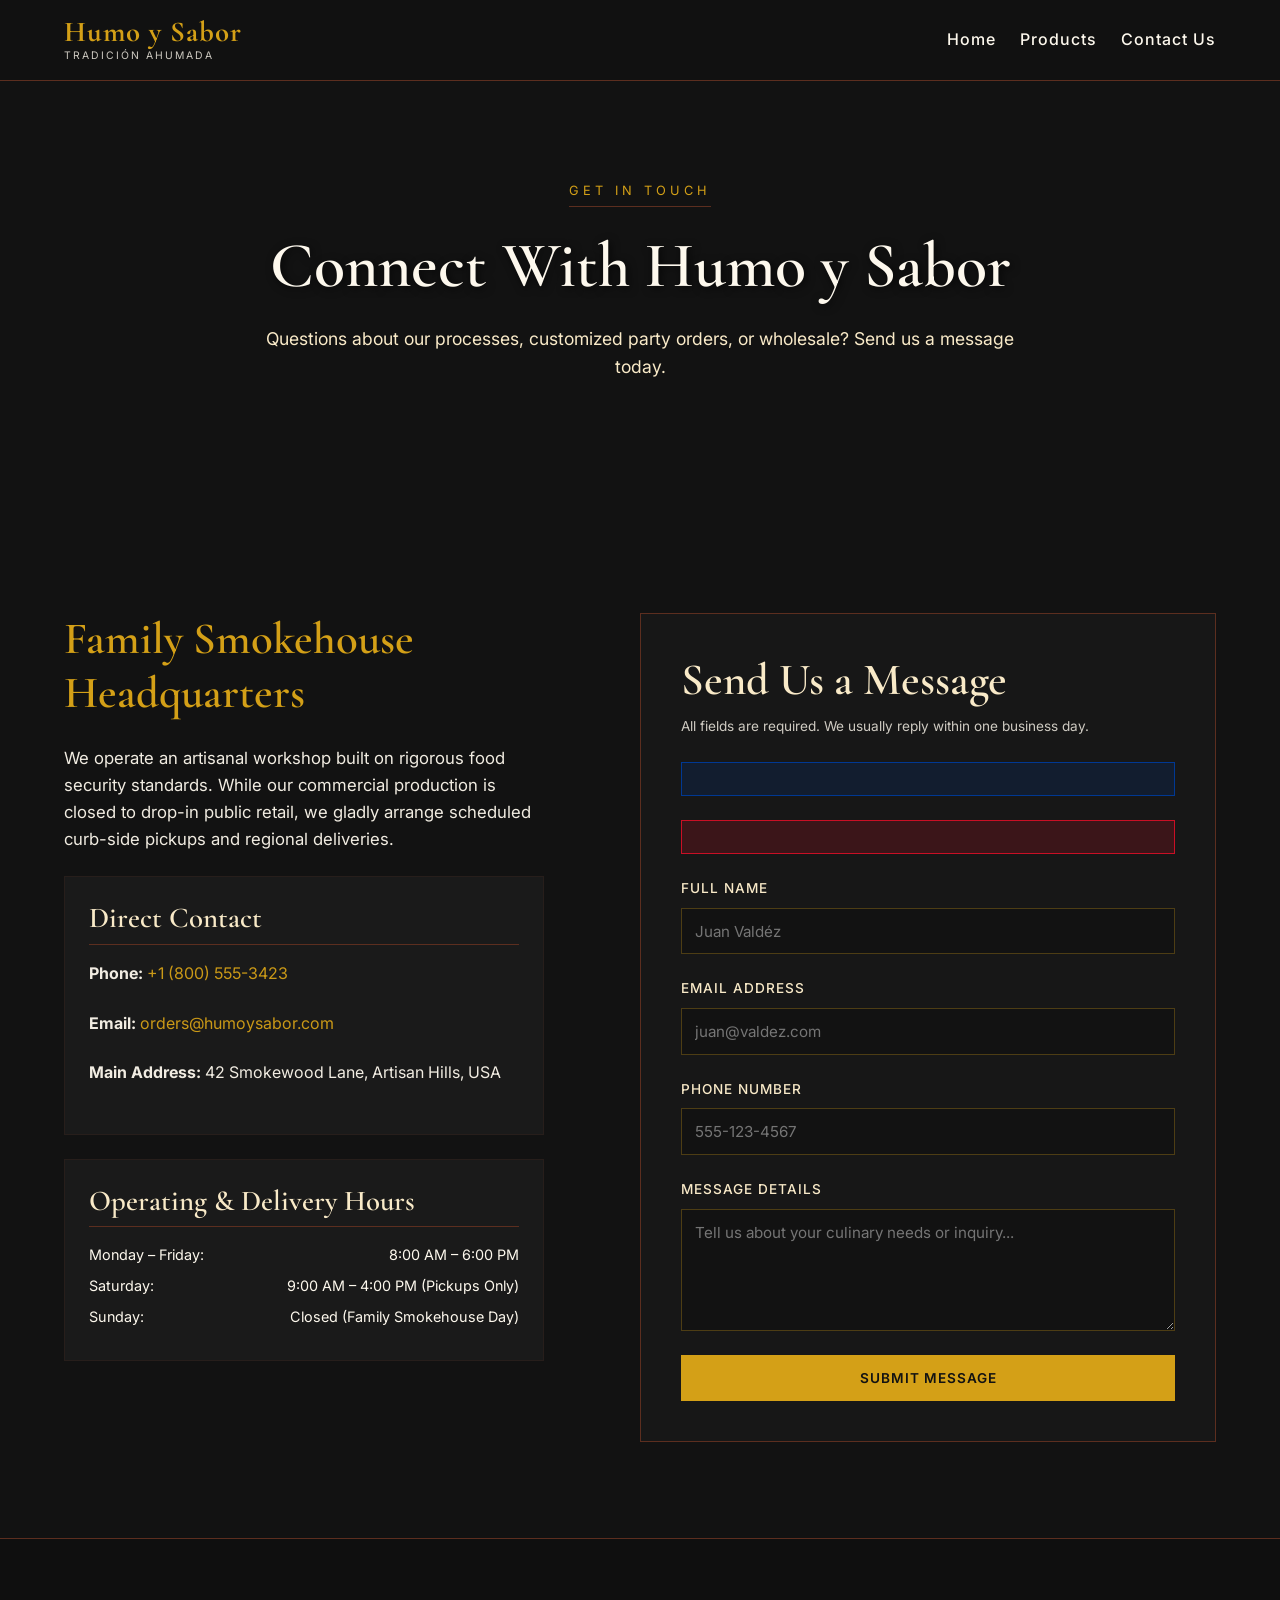
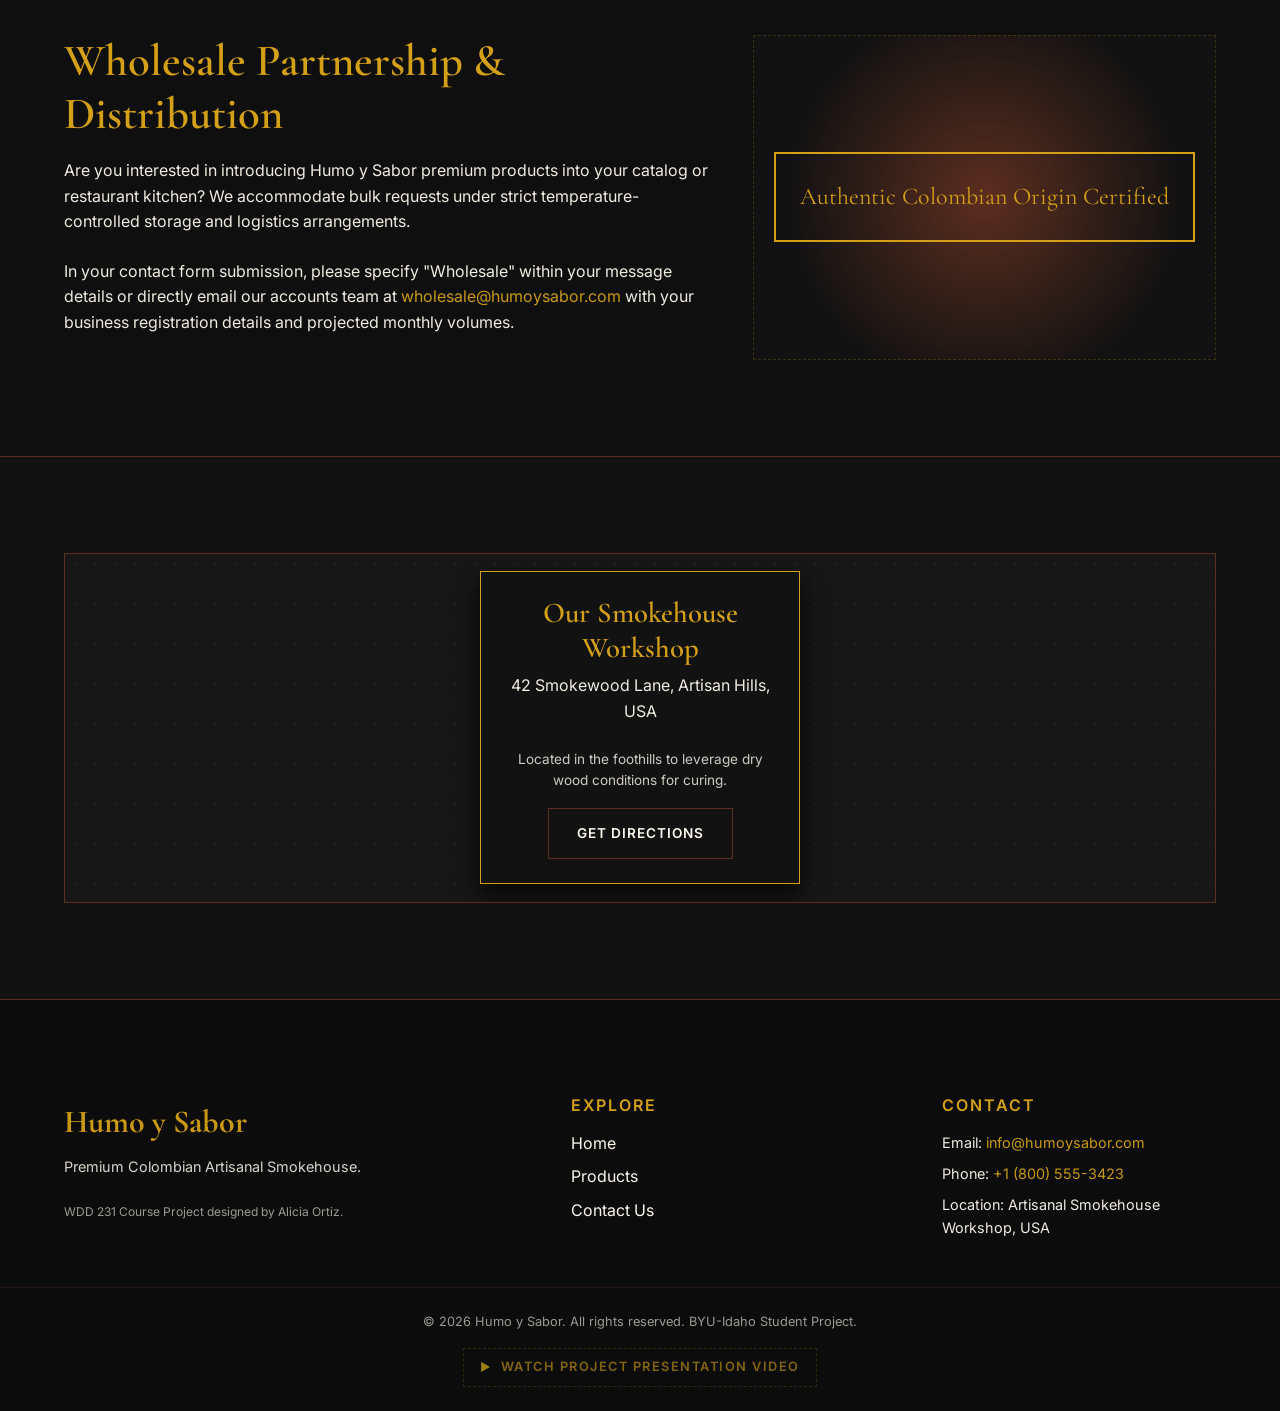
<file: finalprojectalicia/contact-us.html>
<!DOCTYPE html>
<html lang="en">

<head>
    <meta charset="UTF-8">
    <meta name="viewport" content="width=device-width, initial-scale=1.0">
    <title>Contact Our Family Smokehouse | Humo y Sabor</title>
    <meta name="author" content="Alicia Ortiz">
    <meta name="description"
        content="Reach out to Humo y Sabor for general inquiries, pre-orders, custom curing, and premium wholesale smoked product partnerships.">

    <!-- Open Graph -->
    <meta property="og:type" content="website">
    <meta property="og:url" content="https://humoysabor.com/contact-us.html">
    <meta property="og:title" content="Contact Our Family Smokehouse | Humo y Sabor">
    <meta property="og:description" content="Let's bring custom smoked family tradition to your table or business.">
    <meta property="og:image" content="https://aliciaortiza.github.io/wdd231/finalprojectalicia/images/chorizo.webp">
    <!-- Google Fonts Preconnect and Links -->
    <link rel="preconnect" href="https://fonts.googleapis.com">
    <link rel="preconnect" href="https://fonts.gstatic.com" crossorigin>
    <link
        href="https://fonts.googleapis.com/css2?family=Cormorant+Garamond:ital,wght@0,400;0,600;0,700;1,400&family=Inter:wght@300;400;500;600;700&display=swap"
        rel="stylesheet">

    <link rel="stylesheet" href="styles/small.css">
    <link rel="stylesheet" href="styles/large.css" media="screen and (min-width: 768px)">
    <script type="module" src="scripts/main.js"></script>

    <link rel="icon" href="images/favicon.ico">

</head>

<body>
    <a href="#main-content" class="skip-link">Skip to main content</a>

    <!-- Header -->
    <header class="site-header">
        <div class="header-container">
            <div class="logo">
                <a href="index.html" aria-label="Humo y Sabor Homepage">
                    <span class="brand-name">Humo y Sabor</span>
                    <span class="brand-tagline">Tradición Ahumada</span>
                </a>
            </div>

            <button class="menu-toggle" aria-expanded="false" aria-controls="primary-navigation"
                aria-label="Toggle navigation menu">
                <span class="hamburger-bar"></span>
                <span class="hamburger-bar"></span>
                <span class="hamburger-bar"></span>
            </button>

            <nav id="primary-navigation" class="nav-menu">
                <ul class="nav-list">
                    <li><a href="index.html" class="hs-nav-link">Home</a></li>
                    <li><a href="products.html" class="hs-nav-link">Products</a></li>
                    <li><a href="contact-us.html" class="hs-nav-link">Contact Us</a></li>
                </ul>
            </nav>
        </div>
    </header>

    <!-- Main Content -->
    <main id="main-content">
        <!-- Contact Hero Section -->
        <section class="contact-hero-section" aria-label="Contact Section Introduction">
            <div class="hero-bg-overlay"></div>
            <div class="hero-content-wrapper">
                <span class="hero-tag animate-on-scroll">Get In Touch</span>
                <h1 class="hero-headline animate-on-scroll">Connect With Humo y Sabor</h1>
                <p class="hero-subheadline animate-on-scroll">
                    Questions about our processes, customized party orders, or wholesale? Send us a message today.
                </p>
            </div>
        </section>

        <!-- Contact Info & Form Block -->
        <section class="contact-body-section" aria-labelledby="form-heading">
            <div class="container contact-grid">
                <!-- Column 1: Info & Hours -->
                <div class="contact-details animate-on-scroll">
                    <h2 id="form-heading" class="accent-title">Family Smokehouse Headquarters</h2>
                    <p class="contact-intro">
                        We operate an artisanal workshop built on rigorous food security standards. While our commercial
                        production is closed to drop-in public retail, we gladly arrange scheduled curb-side pickups and
                        regional deliveries.
                    </p>

                    <div class="info-card">
                        <h3>Direct Contact</h3>
                        <p><strong>Phone:</strong> <a href="tel:+18005553423">+1 (800) 555-3423</a></p>
                        <p><strong>Email:</strong> <a href="mailto:orders@humoysabor.com">orders@humoysabor.com</a></p>
                        <p><strong>Main Address:</strong> 42 Smokewood Lane, Artisan Hills, USA</p>
                    </div>

                    <div class="info-card">
                        <h3>Operating & Delivery Hours</h3>
                        <ul class="hours-list">
                            <li><span>Monday – Friday:</span> <span>8:00 AM – 6:00 PM</span></li>
                            <li><span>Saturday:</span> <span>9:00 AM – 4:00 PM (Pickups Only)</span></li>
                            <li><span>Sunday:</span> <span>Closed (Family Smokehouse Day)</span></li>
                        </ul>
                    </div>
                </div>

                <!-- Column 2: Form -->
                <div class="contact-form-container animate-on-scroll">
                    <h2 class="form-title">Send Us a Message</h2>
                    <p class="form-instructions">All fields are required. We usually reply within one business day.</p>

                    <form id="smokehouse-contact-form" class="custom-form" novalidate>
                        <!-- Form Success Message Placeholder -->
                        <div id="form-success-alert" class="alert-box alert-success" role="alert"></div>
                        <!-- Form Error Message Placeholder -->
                        <div id="form-error-alert" class="alert-box alert-error" role="alert">
                        </div>

                        <div class="hs-form-group">
                            <label for="user-name">Full Name</label>
                            <input type="text" id="user-name" name="name" required placeholder="Juan Valdéz"
                                minlength="3">
                            <span class="error-message" id="name-error" aria-live="polite"></span>
                        </div>

                        <div class="hs-form-group">
                            <label for="user-email">Email Address</label>
                            <input type="email" id="user-email" name="email" required placeholder="juan@valdez.com">
                            <span class="error-message" id="email-error" aria-live="polite"></span>
                        </div>

                        <div class="hs-form-group">
                            <label for="user-phone">Phone Number</label>
                            <input type="tel" id="user-phone" name="phone" required placeholder="555-123-4567"
                                pattern="[0-9]{3}-[0-9]{3}-[0-9]{4}|[0-9]{10}">
                            <span class="error-message" id="phone-error" aria-live="polite">Please enter a valid
                                10-digit number.</span>
                        </div>

                        <div class="hs-form-group">
                            <label for="user-message">Message Details</label>
                            <textarea id="user-message" name="message" rows="5" required
                                placeholder="Tell us about your culinary needs or inquiry..."></textarea>
                            <span class="error-message" id="message-error" aria-live="polite"></span>
                        </div>

                        <button type="submit" class="boton hs-boton-primary boton-submit">Submit Message</button>
                    </form>
                </div>
            </div>
        </section>

        <!-- Wholesale Inquiry Info Section -->
        <section id="wholesale-inquiry" class="wholesale-inquiry-section" aria-labelledby="wholesale-inquiry-heading">
            <div class="container animate-on-scroll">
                <div class="wholesale-grid">
                    <div class="wholesale-text">
                        <h2 id="wholesale-inquiry-heading">Wholesale Partnership & Distribution</h2>
                        <p>
                            Are you interested in introducing Humo y Sabor premium products into your catalog or
                            restaurant kitchen? We accommodate bulk requests under strict temperature-controlled storage
                            and logistics arrangements.
                        </p>
                        <p>
                            In your contact form submission, please specify "Wholesale" within your message details or
                            directly email our accounts team at <a
                                href="mailto:wholesale@humoysabor.com">wholesale@humoysabor.com</a> with your business
                            registration details and projected monthly volumes.
                        </p>
                    </div>
                    <div class="wholesale-graphics" aria-hidden="true">
                        <div class="graphic-badge">
                            <span>Authentic Colombian Origin Certified</span>
                        </div>
                    </div>
                </div>
            </div>
        </section>

        <!-- Embedded Map Section -->
        <section class="map-section" aria-label="Smokehouse Location Map">
            <div class="container animate-on-scroll">
                <div class="map-placeholder">
                    <div class="map-overlay-card">
                        <h3>Our Smokehouse Workshop</h3>
                        <p>42 Smokewood Lane, Artisan Hills, USA</p>
                        <p class="map-desc">Located in the foothills to leverage dry wood conditions for curing.</p>
                        <a href="https://maps.google.com" target="_blank" rel="noopener noreferrer"
                            class="boton hs-boton-secondary boton-small">Get Directions</a>
                    </div>
                    <div class="map-vector-bg"></div>
                </div>
            </div>
        </section>
    </main>

    <!-- Footer -->
    <footer class="site-footer">
        <div class="container footer-grid">
            <div class="footer-brand">
                <p class="footer-logo">Humo y Sabor</p>
                <p class="footer-tagline">Premium Colombian Artisanal Smokehouse.</p>
                <p class="author-attribution">WDD 231 Course Project designed by Alicia Ortiz.</p>
            </div>

            <div class="footer-nav">
                <h3>Explore</h3>
                <ul>
                    <li><a href="index.html">Home</a></li>
                    <li><a href="products.html">Products</a></li>
                    <li><a href="contact-us.html">Contact Us</a></li>
                </ul>
            </div>

            <div class="footer-contact">
                <h3>Contact</h3>
                <p>Email: <a href="mailto:info@humoysabor.com">info@humoysabor.com</a></p>
                <p>Phone: <a href="tel:+18005553423">+1 (800) 555-3423</a></p>
                <p>Location: Artisanal Smokehouse Workshop, USA</p>
            </div>
        </div>
        <div class="footer-bottom">
            <div class="container">
                <p>&copy; <span id="current-year"></span> Humo y Sabor. All rights reserved. BYU-Idaho Student Project.
                </p>

                <p class="video-presentation-link">
                    <a href="https://youtu.be/XqFK0R4D5h0?si=cncBQI-X9ze2XC_j" target="_blank" rel="noopener noreferrer"
                        aria-label="Watch the API and Asynchronous Functionality explanation video">
                        <span class="video-icon" aria-hidden="true">▶</span> Watch Project Presentation Video
                    </a>
                </p>
            </div>
        </div>
    </footer>

</body>

</html>
</file>
<file: styles/chamber.css>
/*-------GENERAL STYLE-------*/
:root {
    --color-primary: #7d5936;
    --color-secondary: #2f7b4f;
    --color-accent: #bb3e5c;
    --color-background: #F4F1EC;
    --color-text: #042524;

    --font-heading: 'Montserrat', sans-serif;
    --font-body: 'Roboto', sans-serif;
    --font-special: 'Playfair Display', serif;
}

body {
    margin: 0;
    padding: 0;
    background-color: var(--color-background);
    color: var(--color-text);
    font-family: var(--font-body);
    line-height: 1.6;
    text-align: center;
}

* {
    margin: 0;
    padding: 0;
    border: 0;
}

h1 {
    color: var(--color-primary);
}

h1,
h2 {
    font-family: var(--font-heading);
    text-align: center;
}

h2 {
    color: var(--color-secondary);
}

a {
    color: var(--color-accent);
}

main {
    display: grid;
    grid-template-columns: 1fr;
    gap: 1rem;
    margin: 0 5%;
    color: var(--color-text);
    grid-template-areas: "title" "about" "photo" "courses";
}

/*--------HEADER--------*/

header {
    display: grid;
    grid-template-columns: 1fr 2fr 1fr;
    align-items: center;
    text-align: center;
    justify-items: center;
    margin-bottom: 10px;
    border-bottom: 1px dashed var(--color-primary);

}

.header-title {
    color: #bb3e5c;
}

.hamburger::before {
    content: "\2630";
    /* ☰ */
}

.hamburger.show::before {
    content: "\00D7";
    /* × */
}

.header-nav ul {
    display: none;
    flex-direction: column;
    gap: 1rem;
    list-style: none;
    padding: 0;
    
}

.header-nav.show ul{
    display: flex;
}

.header-logo {
    width: 70px;
}

/*--------HERO----------*/
.hero-title {
    grid-area: title;
    text-align: center;
    color: var(--color-primary);
}

/*------INFO SECTION-----*/
.info-column {
    background-color: var(--color-background);
    padding: 1rem;
    border: 1px solid var(--color-accent);
    border-radius: 8px;
    margin: 1rem;
}

.me-photo {
    width: 30%;
    height: auto;
    display: block;
    margin: 0 auto;
}

/*-----COURSES------*/
.course-card {
    border: 1px solid var(--color-secondary);
    border-radius: 8px;
    padding: 1rem;
    margin: 0.5rem;
    background-color: var(--color-background);
}

.course-card.completed {
    background-color: var(--color-secondary);
    border-color: var(--color-secondary);
    color: var(--color-background);
}

.course-card.not-completed {
    background-color: var(--color-accent);
    border-color: var(--color-accent);
    color: var(--color-background);
}

.course-buttons {
    margin: 1rem 0;
}

.web-courses {
    grid-column: 1 / -1;
    text-align: center;
}

.courses-columns {
    display: grid;
    grid-template-columns: 1fr;
    gap: 1rem;
}

.course-buttons button {
    margin: 0 0.5rem;
    padding: 0.5rem 1rem;
    border: none;
    background-color: var(--color-primary);
    color: var(--color-background);
    cursor: pointer;
    border-radius: 4px;
}

.course-buttons button:hover {
    background-color: var(--color-accent);
}

/* ------- LOGOS ------- */

.logo-linkedin, .logo-github, .logo-twitter {
    width: 4%;
}

/*------FOOTER-----*/

footer {
    background-color: var(--color-primary);
    color: var(--color-background);
    padding: 1rem;
    font-size: 0.9rem;
    margin-top: 2rem;
}

.footer-content {
    display: grid;
    grid-template-columns: 2fr;
    gap: 1rem;
    justify-items: center;
}

.footer-content p {
    margin: 0;
    text-align: center;
}

.footer-logos {
    display: flex;
    justify-content: center;
    gap: 1rem;
}

.footer-logos img {
    height: 30px;
    width: auto;
    transition: transform 0.3s ease;
}

.footer-logos img:hover {
    transform: scale(1.1);
}
</file>
<file: styles/chamber-large.css>
@media (min-width: 768px) {
    #menu-toggle {
        display: none;
    }

    .header-nav ul {
        display: flex;
        flex-direction: row;
        gap: 0.5rem;
    }

    main {
        grid-template-columns: 1fr 1fr;        
        grid-template-areas:
            "title title"
            "about photo"
            "courses courses";
    }
    
    .about-me {
        grid-area: about;
    }
    
    .student-photo {
        grid-area: photo;
    }
    
    .web-courses {
        grid-area: courses;
    }

    .courses-columns {
        grid-template-columns: repeat(3, 1fr);
 
    }
}
</file>
<file: chamber/styles/small.css>
/*-------GENERAL STYLE & RESETS-------*/
:root {
    --color-primary: #7d5936;
    --color-secondary: #2f7b4f;
    --color-accent: #bb3e5c;
    --color-background: #F4F1EC;
    --color-special-background: #fffdf9;
    --color-text: #042524;
    --color-normal: #5c5757;
    --color-bronze: #cd7f32;
    --color-silver: #c0c0c0;
    --color-gold: #ffd700;
    --color-shadows: rgba(0, 0, 0, 0.3);

    --font-heading: 'Montserrat', sans-serif;
    --font-body: 'Roboto', sans-serif;
    --font-special: 'Playfair Display', serif;
}

* {
    margin: 0;
    padding: 0;
    border: 0;
}

body {
    background-color: var(--color-background);
    color: var(--color-text);
    font-family: var(--font-body);
    line-height: 1.6;
    text-align: center;
}

/* Typography */
h1,
h2,
h3 {
    font-family: var(--font-heading);
}

h1,
h2 {
    text-align: center;
}

h1 {
    color: var(--color-primary);
}

h2 {
    color: var(--color-secondary);
}

a {
    color: var(--color-accent);
}

main {
    display: flex;
    flex-direction: column;
    gap: 1rem;
    margin: 2rem 5%;
}

/* Interactivity Defaults */
button,
.submit-boton,
.info-link,
.home-boton,
.view-toggle button {
    cursor: pointer;
    transition: all 0.3s ease;
}

/*--------HEADER--------*/
header {
    display: grid;
    grid-template-columns: 1fr 2fr 1fr;
    align-items: center;
    margin-bottom: 10px;
    border-bottom: 1px dashed var(--color-primary);
}

.header-title {
    color: var(--color-accent);
    font-size: 1rem;
}

.hamburger::before {
    content: "\2630";
}

.hamburger.show::before {
    content: "\00D7";
}

.header-nav ul {
    display: none;
    flex-direction: column;
    gap: 1rem;
    list-style: none;
}

.header-nav.show ul {
    display: flex;
}

.header-logo {
    width: 20%;
}

/*--------HERO----------*/
.hero {
    position: relative;
    width: 100%;
}

.hero-title {
    grid-area: title;
    color: var(--color-primary);
}

.hero-image img {
    width: 100%;
    height: 70vh;
    object-fit: cover;
    display: block;
    border-bottom: 3px solid var(--color-accent);
}

.hero-call-action {
    position: absolute;
    bottom: 2rem;
    left: 2rem;
}

.hero-call-action a {
    display: inline-block;
    background-color: var(--color-secondary);
    color: var(--color-special-background);
    text-decoration: none;
    padding: 1rem 1.8rem;
    border-radius: 12px;
    font-weight: 700;
    transition: all 0.3s ease;
    box-shadow: 0 8px 20px var(--color-shadows);
    backdrop-filter: blur(8px);
}

.hero-call-action a:hover {
    background-color: var(--color-primary);
    transform: translateY(-2px);
}

/*-----MEMBERS DIRECTORY-----*/
.view-toggle button {
    background-color: var(--color-accent);
    color: var(--color-background);
    padding: 0.6rem 1.2rem;
    margin: 0.3rem;
    border-radius: 8px;
    font-size: 1rem;
}

.view-toggle button:hover {
    background-color: var(--color-accent-dark);
    transform: scale(1.05);
}

.view-toggle button.active {
    background-color: var(--color-special-background);
    color: var(--color-accent);
    border: 2px solid var(--color-accent);
}

#membersContainer.grid-view {
    display: grid;
    grid-template-columns: repeat(auto-fit, minmax(250px, 1fr));
    gap: 1rem;
}

#membersContainer.list-view {
    display: block;
}

.list-view .member-card img {
    display: none;
}

.member-card {
    border: 1px solid var(--color-accent);
    border-radius: 15px;
    padding: 1rem;
    background: var(--color-special-background);
}

.member-card img {
    max-width: 90%;
    height: auto;
}

/*------FOOTER-----*/
footer {
    background-color: var(--color-primary);
    color: var(--color-background);
    padding: 1rem;
    font-size: 0.9rem;
}

.footer-contact {
    justify-items: left;
}

.title-footer {
    font-weight: bold;
}

.footer-content {
    display: grid;
    grid-template-columns: 2fr;
    justify-items: left;
}

.footer-logos {
    display: flex;
    justify-content: center;
    gap: 1rem;
    margin: 0.5rem;
}

.footer-logos img {
    height: 30px;
    transition: transform 0.3s ease;
}

.footer-logos img:hover {
    transform: scale(1.1);
}

/*------- GROUPED COMPONENT CARDS (DRY DESIGN) -------*/
.events-card,
.weather-current-card,
.weather-forecast-card,
.spotlights-container,
.spotlight-card,
.join-form,
.card,
.summary-card {
    background-color: var(--color-special-background);
    border: 1px solid var(--color-accent);
    border-radius: 10px;
    box-shadow: 0 4px 10px var(--color-shadows);
    padding: 1.5rem;
}

/* --- WEATHER --- */
#weather-info {
    display: flex;
    flex-direction: column;
    align-items: center;
    gap: 1.5rem;
    margin-top: 1rem;
}

.weather-main {
    display: flex;
    align-items: center;
    justify-content: center;
    gap: 1.5rem;
    width: 100%;
}

#weather-icon {
    width: 80px;
    height: 80px;
    background-color: #7d59366a;
    border-radius: 50%;
    padding: 0.2rem;
}

.temp-group {
    text-align: left;
}

#current-temp {
    font-size: 2.5rem;
    font-weight: 800;
    line-height: 1.1;
    color: var(--color-primary);
}

#weather-desc {
    font-size: 1rem;
    color: var(--color-secondary);
    font-weight: 600;
}

.weather-details {
    width: 100%;
    display: grid;
    grid-template-columns: repeat(2, 1fr);
    gap: 0.8rem;
    border-top: 1px solid var(--color-special-background);
    padding-top: 1.2rem;
    font-size: 0.9rem;
}

.weather-details p {
    display: flex;
    justify-content: space-between;
    border-bottom: 1px dashed var(--color-special-background);
    padding-bottom: 0.3rem;
}

.weather-details span {
    color: var(--color-normal);
}

/* --- WEATHER FORECAST --- */
#forecast-content {
    display: flex;
    flex-direction: column;
    gap: 0.8rem;
    margin-top: 1rem;
}

.forecast-day {
    display: flex;
    justify-content: space-between;
    align-items: center;
    background-color: var(--color-background);
    padding: 0.8rem 1.2rem;
    border-radius: 8px;
    border-left: 4px solid var(--color-secondary);
}

.forecast-day p {
    width: 100%;
    display: flex;
    justify-content: space-between;
    font-size: 0.95rem;
}

#member-spotlights {
    display: grid;
    grid-template-columns: 1fr;
    gap: 1.5rem;
    margin-top: 1rem;
}

.spotlight-card img {
    max-width: 150px;
    height: auto;
    object-fit: contain;
    margin-bottom: 10px;
}

.membership-level {
    font-weight: bold;
    text-transform: uppercase;
}

.spotlight-card {
    border-top: 4px solid var(--color-secondary);
    box-shadow: 0 4px 12px var(--color-shadows);
    display: flex;
    flex-direction: column;
    align-items: center;
}

.spotlight-card:hover {
    transform: translateY(-3px);
    box-shadow: 0 8px 20px var(--color-shadows);
}

.spotlight-card h3 {
    color: var(--color-primary);
    font-size: 1.2rem;
    margin-bottom: 0.5rem;
}

.spotlight-card p {
    margin: 0.2rem 0;
    font-size: 0.9rem;
}

.spotlight-card a {
    color: var(--color-accent);
    text-decoration: none;
    font-weight: 600;
}

.spotlight-card a:hover {
    text-decoration: underline;
}

.membership-tag {
    margin-top: auto;
    padding: 0.3rem 0.8rem;
    background-color: #2f7b4f18;
    color: var(--color-secondary);
    border-radius: 20px;
    font-size: 0.8rem;
    font-weight: bold;
    text-transform: uppercase;
    letter-spacing: 0.5px;
}

.capitalize {
    text-transform: capitalize;
}

/* --- EVENTS --- */
#events-content {
    display: flex;
    flex-direction: column;
    gap: 1rem;
    text-align: left;
    margin-top: 1rem;
}

#events-content p {
    background-color: rgba(187, 62, 92, 0.05);
    border-left: 4px solid var(--color-accent);
    padding: 0.8rem 1.2rem;
    border-radius: 0 8px 8px 0;
    font-size: 0.95rem;
}

/*------- JOIN PAGE LAYOUT -------*/
.join-main {
    max-width: 1200px;
    margin: 2rem auto;
    padding: 0 1rem;
    text-align: left;
}

.join-title {
    margin-bottom: 2rem;
}

.join-container {
    display: flex;
    flex-direction: column;
    gap: 2rem;
}

/* Form Styles */
.join-form {
    padding: 2rem;
    display: flex;
    flex-direction: column;
    gap: 1.2rem;
}

.form-label {
    display: flex;
    flex-direction: column;
    gap: 0.4rem;
    font-weight: 600;
    font-size: 0.95rem;
}

/* Simplificación extrema usando el selector :is() */
.form-label :is(input, select, textarea) {
    padding: 0.8rem;
    border: 1px solid var(--color-special-background);
    border-radius: 6px;
    background-color: var(--color-background);
    font-family: var(--font-body);
    font-size: 1rem;
    transition: border-color 0.3s ease;
    box-sizing: border-box;
    width: 100%;
}

.form-label :is(input, select, textarea):focus {
    outline: none;
    border-color: var(--color-secondary);
}

.form-label textarea {
    resize: vertical;
    min-height: 100px;
}

.submit-boton {
    background-color: var(--color-secondary);
    color: var(--color-special-background);
    padding: 1rem;
    border-radius: 8px;
    font-size: 1.1rem;
    font-weight: bold;
}

.submit-boton:hover {
    background-color: var(--color-primary);
}

/* Membership Cards Styles */
.membership-cards {
    display: flex;
    flex-direction: column;
    gap: 1.5rem;
}

.card:hover {
    transform: translateY(-4px);
}

.card h2 {
    color: var(--color-primary);
    margin-bottom: 1rem;
}

.np-card {
    border-top: 5px solid var(--color-normal);
}

.bronze-card {
    border-top: 5px solid var(--color-bronze);
}

.silver-card {
    border-top: 5px solid var(--color-silver);
}

.gold-card {
    border-top: 5px solid var(--color-gold);
}

.info-link {
    display: inline-block;
    color: var(--color-accent);
    text-decoration: none;
    font-weight: bold;
    font-size: 0.95rem;
}

.info-link:hover {
    text-decoration: underline;
}

/* --- CARD ENTRANCE ANIMATION --- */
@keyframes slideInUp {
    from {
        opacity: 0;
        transform: translateY(30px);
    }

    to {
        opacity: 1;
        transform: translateY(0);
    }
}

.animate-card {
    opacity: 0;
    animation: slideInUp 0.6s cubic-bezier(0.25, 0.46, 0.45, 0.94) forwards;
}

.animate-card:nth-child(1) {
    animation-delay: 0.1s;
}

.animate-card:nth-child(2) {
    animation-delay: 0.25s;
}

.animate-card:nth-child(3) {
    animation-delay: 0.4s;
}

.animate-card:nth-child(4) {
    animation-delay: 0.55s;
}

/* Dialog (Modals) Styles */
.membership-modal {
    border-radius: 12px;
    padding: 2rem;
    background-color: var(--color-special-background);
    box-shadow: 0 10px 30px var(--color-shadows);
    max-width: 500px;
    width: 90%;
    margin: auto;
}

.membership-modal::backdrop {
    background: rgba(0, 0, 0, 0.6);
    backdrop-filter: blur(4px);
}

.modal-content h2 {
    margin-bottom: 1rem;
}

.modal-content ul {
    list-style-type: none;
    margin: 1.5rem 0;
    text-align: left;
}

.modal-content li {
    padding: 0.5rem 0;
    border-bottom: 1px solid var(--color-special-background);
}

.modal-content .close-boton {
    background-color: var(--color-accent);
    color: var(--color-special-background);
    padding: 0.6rem 1.5rem;
    border-radius: 6px;
    font-weight: bold;
}

.modal-content .close-boton:hover {
    background-color: var(--color-primary);
}

/* Thank You Page styling */
.thankyou-main {
    max-width: 600px;
    margin: 4rem auto;
    padding: 0 1rem;
}

.summary-card {
    margin: 2rem 0;
    text-align: left;
}

.summary-card h2 {
    color: var(--color-primary);
    margin-bottom: 1.5rem;
}

.summary-details p {
    margin: 0.8rem 0;
    border-bottom: 1px dashed var(--color-special-background);
    padding-bottom: 0.5rem;
    font-size: 1rem;
}

.home-boton {
    display: inline-block;
    background-color: var(--color-secondary);
    color: var(--color-special-background);
    padding: 0.8rem 2rem;
    border-radius: 8px;
    text-decoration: none;
    font-weight: bold;
}

.home-boton:hover {
    background-color: var(--color-primary);
}

/*------- DISCOVER PAGE STYLE (MOBILE-FIRST) -------*/
.discover-main {
    max-width: 1200px;
    margin: 2rem auto;
    padding: 0 1rem;
    text-align: left;
}

.discover-heading {
    margin-bottom: 2rem;
    text-align: center;
}

/* 
   Áreas de rejilla nominadas para pantallas pequeñas (320px a 640px).
   Una sola columna vertical de flujo ordenado.
*/
.discover-grid {
    display: grid;
    grid-template-columns: 1fr;
    grid-template-areas:
        "msg"
        "c1"
        "c2"
        "c3"
        "c4"
        "c5"
        "c6"
        "c7"
        "c8";
    gap: 1.5rem;
}

/* Asignación de áreas */

.c1 {
    grid-area: c1;
}

.c2 {
    grid-area: c2;
}

.c3 {
    grid-area: c3;
}

.c4 {
    grid-area: c4;
}

.c5 {
    grid-area: c5;
}

.c6 {
    grid-area: c6;
}

.c7 {
    grid-area: c7;
}

.c8 {
    grid-area: c8;
}

/* Estilos de las tarjetas de interés */
.visitor-msg {
    grid-area: msg;
    background-color: var(--color-secondary);
    color: var(--color-special-background);
    padding: 1rem 1.5rem;
    border-radius: 8px;
    font-weight: bold;
    text-align: center;
    box-shadow: 0 4px 10px var(--color-shadows);
}

.interest-card {
    display: flex;
    flex-direction: column;
    gap: 0.8rem;
    text-align: left;
}

.interest-card h2 {
    font-size: 1.25rem;
    color: var(--color-primary);
    text-align: left;
}

.interest-figure {
    width: 100%;
    overflow: hidden;
    border-radius: 8px;
    margin: 0;
}

.interest-img {
    width: 100%;
    height: 200px;
    object-fit: cover;
    display: block;
}

.interest-address {
    font-style: normal;
    font-weight: 700;
    font-size: 0.9rem;
    color: var(--color-normal);
}

.interest-desc {
    font-size: 0.95rem;
    color: var(--color-text);
}

.learn-more-boton {
    background-color: var(--color-accent);
    color: var(--color-special-background);
    padding: 0.6rem 1.2rem;
    border-radius: 6px;
    font-weight: bold;
    align-self: flex-start;
    margin-top: auto;
}

.learn-more-boton:hover {
    background-color: var(--color-primary);
}
</file>
<file: chamber/styles/large.css>
@media (min-width: 641px) {

    .discover-grid {
        grid-template-columns: 1fr 1fr;
        grid-template-areas:
            "msg msg"
            "c1 c2"
            "c3 c3"
            "c4 c5"
            "c6 c7"
            "c8 c8";
        gap: 2rem;
    }

    .interest-img {
        transition: transform 0.4s ease, filter 0.4s ease;
    }

    .interest-img:hover {
        transform: scale(1.06);
        filter: brightness(1.05) saturate(110%);
    }
}

@media (min-width: 768px) {
    #menu-toggle {
        display: none;
    }

    .header-nav ul {
        display: flex;
        flex-direction: row;
        gap: 0.7rem;
    }

    /* HERO */
    .hero-image img {
        height: 50vh;
    }

    .hero-call-action {
        bottom: 1rem;
        left: 1rem;
    }

    .hero-call-action a {
        padding: 0.9rem 1.3rem;
        font-size: 0.95rem;
    }

    /* MAIN INDEX */
    .top-grid-container {
        display: grid;
        grid-template-columns: 1.5fr 1fr 1fr;
        gap: 1.5rem;
    }

    #member-spotlights {
        display: grid;
        grid-template-columns: repeat(3, 1fr);
        gap: 1.5rem;
    }

    .join-container {
        display: grid;
        grid-template-columns: 1.2fr 1fr;
        gap: 3rem;
        align-items: start;
    }

    /* FOOTER */
    footer {
        display: grid;
        grid-template-columns: 1fr 1fr 1fr;
        align-items: center;
        text-align: left;
    }

    .footer-contact {
        grid-column: 1;
        justify-self: start;
    }

    .footer-logos {
        grid-column: 2;
        justify-self: center;
    }

    .footer-content {
        grid-column: 3;
        justify-self: end;
        text-align: right;
    }
}

@media (min-width: 1025px) {

    .discover-grid {
        grid-template-columns: repeat(3, 1fr);
        grid-template-areas:
            "msg msg msg"
            "c1 c2 c3"
            "c4 c4 c5"
            "c6 c7 c7"
            "c8 c8 c8";
    }
}
</file>
<file: finalprojectalicia/styles/small.css>
/* Design System Variables */
:root {
    --primary-black: #121212;
    --smoked-wood: #5C2E1F;
    --premium-gold: #D4A017;
    --warm-cream: #F9EAC8;
    --light-cream: #FDF8ED;

    /* Accent Colombian Palette */
    --colombian-red: #CA0F25;
    --colombian-blue: #003893;
    --colombian-yellow: #FCD116;

    /* Fonts */
    --font-display: 'Cormorant Garamond', Georgia, serif;
    --font-body: 'Inter', system-ui, -apple-system, sans-serif;

    /* Spacing Scale */
    --space-xs: 0.5rem;
    --space-sm: 1rem;
    --space-md: 1.5rem;
    --space-lg: 2.5rem;
    --space-xl: 4rem;

    /* Performance transitions & shadow */
    --transition-smooth: all 0.3s cubic-bezier(0.25, 0.8, 0.25, 1);
    --shadow-subtle: 0 4px 12px rgba(0, 0, 0, 0.5);
    --shadow-premium: 0 12px 24px rgba(0, 0, 0, 0.8);
}

/* Reset and Core Setup */
*,
*::before,
*::after {
    box-sizing: border-box;
    margin: 0;
    padding: 0;
}

html {
    scroll-behavior: smooth;
    font-size: 16px;
    background-color: var(--primary-black);
    color: var(--light-cream);
    font-family: var(--font-body);
    line-height: 1.6;
}

body {
    overflow-x: hidden;
    display: flex;
    flex-direction: column;
    min-height: 100vh;
}

/* Accessibility Skip Link */
.skip-link {
    position: absolute;
    top: -100px;
    left: 0;
    background: var(--premium-gold);
    color: var(--primary-black);
    padding: var(--space-sm);
    z-index: 1000;
    transition: var(--transition-smooth);
    font-weight: 700;
}

.skip-link:focus-visible {
    top: 0;
    outline: 3px solid var(--light-cream);
}

/* Focus States for Keyboard Navigation */
a:focus-visible,
button:focus-visible,
input:focus-visible,
textarea:focus-visible {
    outline: 2px solid var(--premium-gold);
    outline-offset: 4px;
}

/* Typography elements */
h1,
h2,
h3,
h4 {
    font-family: var(--font-display);
    font-weight: 600;
    color: var(--warm-cream);
    line-height: 1.2;
}

h1 {
    font-size: 2.5rem;
}

h2 {
    font-size: 2rem;
    margin-bottom: var(--space-sm);
}

h3 {
    font-size: 1.5rem;
    margin-bottom: var(--space-xs);
}

p {
    margin-bottom: var(--space-md);
    color: var(--light-cream);
    opacity: 0.95;
}

a {
    color: var(--premium-gold);
    text-decoration: none;
    transition: var(--transition-smooth);
}

a:hover {
    color: var(--light-cream);
}

img {
    max-width: 100%;
    height: auto;
    display: block;
}

/* Utility Containers */
.container {
    width: 90%;
    max-width: 1200px;
    margin: 0 auto;
}

.sr-only {
    position: absolute;
    width: 1px;
    height: 1px;
    padding: 0;
    margin: -1px;
    overflow: hidden;
    clip: rect(0, 0, 0, 0);
    border: 0;
}

/* Header & Navigation (Mobile-First) */
.site-header {
    background-color: rgba(18, 18, 18, 0.95);
    border-bottom: 1px solid var(--smoked-wood);
    position: sticky;
    top: 0;
    z-index: 99;
}

.header-container {
    display: flex;
    justify-content: space-between;
    align-items: center;
    padding: var(--space-sm) 5%;
}

.logo a {
    display: flex;
    flex-direction: column;
}

.brand-name {
    font-family: var(--font-display);
    font-size: 1.8rem;
    color: var(--premium-gold);
    font-weight: 700;
    letter-spacing: 1px;
    line-height: 1.1;
}

.brand-tagline {
    font-family: var(--font-body);
    font-size: 0.65rem;
    text-transform: uppercase;
    color: var(--light-cream);
    letter-spacing: 2px;
    opacity: 0.8;
}

.menu-toggle {
    display: flex;
    flex-direction: column;
    justify-content: space-between;
    width: 30px;
    height: 21px;
    background: transparent;
    border: none;
    cursor: pointer;
    z-index: 101;
}

.hamburger-bar {
    width: 100%;
    height: 3px;
    background-color: var(--premium-gold);
    border-radius: 2px;
    transition: var(--transition-smooth);
}

/* Hamburguer Animation when Active */
.menu-toggle.active .hamburger-bar:nth-child(1) {
    transform: translateY(9px) rotate(45deg);
}

.menu-toggle.active .hamburger-bar:nth-child(2) {
    opacity: 0;
}

.menu-toggle.active .hamburger-bar:nth-child(3) {
    transform: translateY(-9px) rotate(-45deg);
}

.nav-menu {
    position: fixed;
    top: 0;
    right: -100%;
    width: 80%;
    height: 100vh;
    background-color: rgba(18, 18, 18, 0.98);
    box-shadow: var(--shadow-premium);
    transition: var(--transition-smooth);
    display: flex;
    justify-content: center;
    align-items: center;
    z-index: 100;
}

.nav-menu.active {
    right: 0;
}

.nav-list {
    list-style: none;
    display: flex;
    flex-direction: column;
    gap: var(--space-lg);
    text-align: center;
}

.hs-nav-link {
    font-family: var(--font-body);
    font-size: 1.4rem;
    color: var(--light-cream);
    font-weight: 500;
    letter-spacing: 1px;
}

.hs-nav-link:hover,
.hs-nav-link.active {
    color: var(--premium-gold);
    border-bottom: 2px solid var(--premium-gold);
    padding-bottom: 4px;
}

/* Premium Buttons */
.boton {
    display: inline-block;
    font-family: var(--font-body);
    font-weight: 600;
    text-transform: uppercase;
    letter-spacing: 1px;
    padding: 0.85rem 1.75rem;
    border-radius: 0;
    transition: var(--transition-smooth);
    cursor: pointer;
    text-align: center;
    font-size: 0.85rem;
}

.hs-boton-primary {
    background-color: var(--premium-gold);
    color: var(--primary-black);
    border: 1px solid var(--premium-gold);
}

.hs-boton-primary:hover {
    background-color: transparent;
    color: var(--premium-gold);
}

.hs-boton-secondary {
    background-color: transparent;
    color: var(--light-cream);
    border: 1px solid var(--smoked-wood);
}

.hs-boton-secondary:hover {
    background-color: var(--smoked-wood);
    color: var(--light-cream);
}

/* Sections Base Header */
.section-header {
    text-align: center;
    margin-bottom: var(--space-xl);
}

.section-label {
    display: block;
    font-family: var(--font-body);
    font-size: 0.75rem;
    color: var(--premium-gold);
    text-transform: uppercase;
    letter-spacing: 3px;
    margin-bottom: var(--space-xs);
}

.section-desc {
    max-width: 600px;
    margin: 0 auto;
    opacity: 0.8;
}

/* Page 1 - Hero Section */
.hero-section {
    position: relative;
    background-image: url('https://images.unsplash.com/photo-1544025162-d76694265947?auto=format&fit=crop&q=80&w=1200');
    background-size: cover;
    background-position: center;
    padding: var(--space-xl) 5%;
    min-height: 85vh;
    display: flex;
    align-items: center;
    justify-content: center;
    text-align: center;
}

.hero-bg-overlay {
    position: absolute;
    top: 0;
    left: 0;
    width: 100%;
    height: 100%;
    background: linear-gradient(to bottom, rgba(18, 18, 18, 0.7), rgba(18, 18, 18, 0.95));
}

.hero-content-wrapper {
    position: relative;
    z-index: 2;
    max-width: 800px;
}

.hero-tag {
    display: inline-block;
    font-family: var(--font-body);
    font-size: 0.8rem;
    color: var(--premium-gold);
    text-transform: uppercase;
    letter-spacing: 4px;
    margin-bottom: var(--space-md);
    border-bottom: 1px solid var(--smoked-wood);
    padding-bottom: 4px;
}

.hero-headline {
    font-size: 2.8rem;
    margin-bottom: var(--space-md);
    color: var(--light-cream);
    text-shadow: 2px 2px 8px rgba(0, 0, 0, 0.7);
}

.hero-subheadline {
    font-size: 1.1rem;
    margin-bottom: var(--space-lg);
    color: var(--warm-cream);
}

.hero-actions {
    display: flex;
    flex-direction: column;
    gap: var(--space-sm);
    justify-content: center;
}

/* Page 1 - Featured Products */
.featured-products {
    padding: var(--space-xl) 0;
    background-color: var(--primary-black);
}

.products-grid {
    display: grid;
    grid-template-columns: 1fr;
    gap: var(--space-lg);
}

.product-card {
    background-color: #1a1a1a;
    border: 1px solid rgba(92, 46, 31, 0.3);
    overflow: hidden;
    box-shadow: var(--shadow-subtle);
    transition: var(--transition-smooth);
    display: flex;
    flex-direction: column;
}

.product-card:hover {
    transform: translateY(-5px);
    box-shadow: var(--shadow-premium);
    border-color: var(--premium-gold);
}

.product-image-container {
    position: relative;
    overflow: hidden;
    aspect-ratio: 3/2;
}

.product-img {
    width: 100%;
    height: 100%;
    object-fit: cover;
    transition: var(--transition-smooth);
}

.product-card:hover .product-img {
    transform: scale(1.05);
}

.product-badge {
    position: absolute;
    top: var(--space-sm);
    right: var(--space-sm);
    background-color: var(--smoked-wood);
    color: var(--light-cream);
    padding: 0.3rem 0.8rem;
    font-size: 0.7rem;
    text-transform: uppercase;
    font-family: var(--font-body);
    letter-spacing: 1px;
    border: 1px solid var(--premium-gold);
}

.product-info {
    padding: var(--space-md);
    display: flex;
    flex-direction: column;
    flex-grow: 1;
}

.product-info h3 {
    margin-bottom: var(--space-xs);
    color: var(--warm-cream);
}

.product-info p {
    font-size: 0.95rem;
    margin-bottom: var(--space-md);
    flex-grow: 1;
}

.card-link {
    font-family: var(--font-body);
    font-weight: 600;
    font-size: 0.85rem;
    text-transform: uppercase;
    letter-spacing: 1px;
    display: inline-flex;
    align-items: center;
}

/* Page 1 - Why Choose Us Standards */
.why-choose-us {
    padding: var(--space-xl) 0;
    background: linear-gradient(180deg, var(--primary-black) 0%, #171514 100%);
    border-top: 1px solid var(--smoked-wood);
}

.standards-grid {
    display: grid;
    grid-template-columns: 1fr;
    gap: var(--space-lg);
}

.standard-item {
    text-align: center;
    padding: var(--space-md);
    background-color: rgba(92, 46, 31, 0.05);
    border: 1px dashed rgba(212, 160, 23, 0.15);
}

.icon-wrapper {
    display: inline-flex;
    align-items: center;
    justify-content: center;
    width: 64px;
    height: 64px;
    background-color: var(--smoked-wood);
    color: var(--premium-gold);
    border-radius: 50%;
    margin-bottom: var(--space-md);
    border: 1px solid var(--premium-gold);
}

/* Page 1 - Our Story Section */
.our-story-section {
    padding: var(--space-xl) 0;
    background-color: var(--primary-black);
    border-top: 1px solid var(--smoked-wood);
}

.story-wrapper {
    display: flex;
    flex-direction: column;
    gap: var(--space-lg);
}

.story-image img {
    width: 100%;
    object-fit: cover;
    border: 1px solid var(--smoked-wood);
}

.story-content {
    display: flex;
    flex-direction: column;
    justify-content: center;
}

/* Page 1 - Wholesale Section */
.wholesale-section {
    padding: var(--space-xl) 0;
    background: linear-gradient(rgba(18, 18, 18, 0.85), rgba(18, 18, 18, 0.85)), url('https://images.unsplash.com/photo-1544025162-d76694265947?auto=format&fit=crop&q=80&w=1200');
    background-size: cover;
    background-position: center;
    text-align: center;
}

.wholesale-content-box {
    max-width: 700px;
    margin: 0 auto;
    padding: var(--space-lg);
    border: 1px solid var(--premium-gold);
    background-color: rgba(18, 18, 18, 0.9);
}

.wholesale-label {
    display: block;
    font-family: var(--font-body);
    font-size: 0.8rem;
    color: var(--premium-gold);
    text-transform: uppercase;
    letter-spacing: 2px;
    margin-bottom: var(--space-xs);
}

/* ==========================================================================
   Page 2 - DYNAMIC CATALOG STYLES
   ========================================================================== */

.products-hero-section {
    position: relative;
    background-image: url('https://images.unsplash.com/photo-1541014741259-df53956f215a?auto=format&fit=crop&q=80&w=1200');
    background-size: cover;
    background-position: center;
    padding: var(--space-xl) 5%;
    min-height: 40vh;
    display: flex;
    align-items: center;
    justify-content: center;
    text-align: center;
}

.catalog-section {
    padding: var(--space-xl) 0;
}

.catalog-controls {
    margin-bottom: var(--space-lg);
    text-align: center;
}

.section-title-mod {
    font-size: 2.2rem;
    margin-bottom: var(--space-md);
    color: var(--warm-cream);
    border-bottom: 1px solid var(--smoked-wood);
    padding-bottom: var(--space-xs);
}

/* Filter buttons container */
.filter-buttons {
    display: flex;
    flex-wrap: wrap;
    gap: var(--space-xs);
    justify-content: center;
    margin-top: var(--space-md);
}

.filter-boton {
    background: transparent;
    color: var(--light-cream);
    border: 1px solid var(--smoked-wood);
    padding: 0.5rem 1rem;
    font-family: var(--font-body);
    font-size: 0.8rem;
    font-weight: 500;
    text-transform: uppercase;
    cursor: pointer;
    transition: var(--transition-smooth);
}

.filter-boton:hover,
.filter-boton.active {
    background-color: var(--premium-gold);
    color: var(--primary-black);
    border-color: var(--premium-gold);
}

/* Loading state */
.loading-placeholder {
    text-align: center;
    font-style: italic;
    padding: var(--space-xl) 0;
    color: var(--warm-cream);
}

/* Grid representing 15 items */
.dynamic-catalog-grid {
    display: grid;
    grid-template-columns: 1fr;
    gap: var(--space-lg);
    margin-top: var(--space-lg);
}

/* Dynamic Card structure */
.catalog-card {
    background-color: #161616;
    border: 1px solid rgba(92, 46, 31, 0.2);
    display: flex;
    flex-direction: column;
    position: relative;
    transition: var(--transition-smooth);
}

.catalog-card:hover {
    transform: translateY(-4px);
    border-color: var(--premium-gold);
    box-shadow: var(--shadow-premium);
}

.card-img-wrapper {
    position: relative;
    aspect-ratio: 16/10;
    overflow: hidden;
}

.card-img-wrapper img {
    width: 100%;
    height: 100%;
    object-fit: cover;
    transition: var(--transition-smooth);
}

.catalog-card:hover .card-img-wrapper img {
    transform: scale(1.03);
}

.card-category-badge {
    position: absolute;
    top: var(--space-xs);
    left: var(--space-xs);
    background-color: var(--smoked-wood);
    color: var(--light-cream);
    font-size: 0.65rem;
    font-weight: 600;
    text-transform: uppercase;
    padding: 0.25rem 0.6rem;
    letter-spacing: 1px;
    border: 1px solid var(--premium-gold);
}

/* Favorite Button (Local Storage Integration) */
.favorite-boton {
    position: absolute;
    top: var(--space-xs);
    right: var(--space-xs);
    background: rgba(18, 18, 18, 0.8);
    border: 1px solid var(--smoked-wood);
    color: #fff;
    width: 36px;
    height: 36px;
    border-radius: 50%;
    display: flex;
    align-items: center;
    justify-content: center;
    cursor: pointer;
    font-size: 1.1rem;
    z-index: 10;
    transition: var(--transition-smooth);
}

.favorite-boton:hover {
    background-color: var(--colombian-red);
    color: #fff;
    border-color: var(--colombian-red);
}

.favorite-boton.favorited {
    color: var(--colombian-red);
    background-color: var(--light-cream);
    border-color: var(--light-cream);
}

.card-body {
    padding: var(--space-md);
    display: flex;
    flex-direction: column;
    flex-grow: 1;
}

.card-body h3 {
    font-size: 1.4rem;
    margin-bottom: var(--space-xs);
    color: var(--warm-cream);
}

.card-price {
    font-family: var(--font-body);
    color: var(--premium-gold);
    font-weight: 700;
    font-size: 1.1rem;
    margin-bottom: var(--space-xs);
}

.card-desc {
    font-size: 0.9rem;
    line-height: 1.5;
    margin-bottom: var(--space-md);
    opacity: 0.85;
    flex-grow: 1;
}

.card-details-boton {
    background-color: transparent;
    color: var(--premium-gold);
    border: 1px solid var(--premium-gold);
    padding: 0.6rem 1.2rem;
    font-family: var(--font-body);
    font-size: 0.75rem;
    font-weight: 600;
    text-transform: uppercase;
    letter-spacing: 1px;
    cursor: pointer;
    transition: var(--transition-smooth);
}

.card-details-boton:hover {
    background-color: var(--premium-gold);
    color: var(--primary-black);
}

/* ==========================================================================
   MODAL WINDOW STYLING (Accessible HTML5 Dialog)
   ========================================================================== */

.premium-modal {
    border: 1px solid var(--premium-gold);
    background-color: var(--primary-black);
    color: var(--light-cream);
    padding: 0;
    max-width: 500px;
    width: 90%;
    margin: auto;
    box-shadow: var(--shadow-premium);
}

.premium-modal::backdrop {
    background: rgba(18, 18, 18, 0.85);
    backdrop-filter: blur(4px);
}

.modal-wrapper {
    position: relative;
    padding: var(--space-lg) var(--space-md) var(--space-md);
}

.close-modal-boton {
    position: absolute;
    top: var(--space-xs);
    right: var(--space-xs);
    background: transparent;
    color: var(--premium-gold);
    border: none;
    font-size: 2rem;
    cursor: pointer;
    line-height: 1;
    transition: var(--transition-smooth);
}

.close-modal-boton:hover {
    color: var(--light-cream);
}

/* Inner Modal dynamically constructed content */
.modal-grid-detail h3 {
    font-size: 2rem;
    margin-bottom: var(--space-xs);
    color: var(--warm-cream);
    border-bottom: 1px solid var(--smoked-wood);
    padding-bottom: var(--space-xs);
}

.modal-category {
    display: inline-block;
    font-size: 0.75rem;
    text-transform: uppercase;
    letter-spacing: 1px;
    background-color: var(--smoked-wood);
    padding: 0.2rem 0.5rem;
    margin-bottom: var(--space-sm);
    border: 1px solid var(--premium-gold);
}

.modal-price {
    font-size: 1.5rem;
    font-weight: 700;
    color: var(--premium-gold);
    margin-bottom: var(--space-sm);
}

.modal-desc {
    font-size: 0.95rem;
    margin-bottom: var(--space-md);
}

.modal-specs {
    background-color: rgba(92, 46, 31, 0.15);
    border-left: 3px solid var(--premium-gold);
    padding: var(--space-sm);
    font-size: 0.85rem;
}

.modal-specs p {
    margin-bottom: var(--space-xs);
}

.modal-specs p:last-child {
    margin-bottom: 0;
}

/* Spotlight featured product section */
.featured-spotlight {
    padding: var(--space-xl) 0;
    background-color: #0f0f0f;
    border-top: 1px solid var(--smoked-wood);
}

.spotlight-box {
    display: flex;
    flex-direction: column;
    gap: var(--space-md);
    border: 1px solid var(--premium-gold);
    background-color: var(--primary-black);
    padding: var(--space-md);
}

.spotlight-content {
    display: flex;
    flex-direction: column;
    justify-content: center;
}

.spotlight-desc {
    font-size: 1rem;
    margin: var(--space-sm) 0 var(--space-md);
}

.spotlight-image img {
    width: 100%;
    object-fit: cover;
}

/* FAQ Accordion Details Styles */
.faq-section {
    padding: var(--space-xl) 0;
    background-color: var(--primary-black);
    border-top: 1px solid var(--smoked-wood);
}

.faq-accordion {
    max-width: 800px;
    margin: 0 auto;
}

.faq-item {
    background-color: #171717;
    border: 1px solid rgba(92, 46, 31, 0.3);
    margin-bottom: var(--space-sm);
    transition: var(--transition-smooth);
}

.faq-item[open] {
    border-color: var(--premium-gold);
}

summary {
    padding: var(--space-sm) var(--space-md);
    font-family: var(--font-body);
    font-weight: 500;
    color: var(--warm-cream);
    cursor: pointer;
    list-style: none;
    display: flex;
    justify-content: space-between;
    align-items: center;
}

summary::-webkit-details-marker {
    display: none;
}

summary::after {
    content: '+';
    font-size: 1.2rem;
    color: var(--premium-gold);
    transition: var(--transition-smooth);
}

.faq-item[open] summary::after {
    content: '\2212';
}

.faq-answer {
    padding: 0 var(--space-md) var(--space-sm);
    font-size: 0.95rem;
    border-top: 1px solid rgba(92, 46, 31, 0.15);
}

.faq-answer p {
    margin-top: var(--space-xs);
    margin-bottom: 0;
}

/* Page 3 - Contact Us */
.contact-hero-section {
    position: relative;
    background-image: url('https://images.unsplash.com/photo-1544025162-d76694265947?auto=format&fit=crop&q=80&w=1200');
    background-size: cover;
    background-position: center;
    padding: var(--space-xl) 5%;
    min-height: 40vh;
    display: flex;
    align-items: center;
    justify-content: center;
    text-align: center;
}

.contact-body-section {
    padding: var(--space-xl) 0;
}

.contact-grid {
    display: grid;
    grid-template-columns: 1fr;
    gap: var(--space-lg);
}

.accent-title {
    color: var(--premium-gold);
    margin-bottom: var(--space-md);
}

.contact-intro {
    font-size: 1.05rem;
    margin-bottom: var(--space-md);
}

.info-card {
    background-color: #1a1a1a;
    border: 1px solid rgba(92, 46, 31, 0.2);
    padding: var(--space-md);
    margin-bottom: var(--space-md);
}

.info-card h3 {
    border-bottom: 1px solid var(--smoked-wood);
    padding-bottom: var(--space-xs);
    margin-bottom: var(--space-sm);
}

.hours-list {
    list-style: none;
}

.hours-list li {
    display: flex;
    justify-content: space-between;
    font-size: 0.9rem;
    margin-bottom: var(--space-xs);
}

/* Custom Interactive Validated Forms */
.contact-form-container {
    background-color: #171717;
    border: 1px solid var(--smoked-wood);
    padding: var(--space-md);
}

.form-title {
    margin-bottom: var(--space-xs);
}

.form-instructions {
    font-size: 0.85rem;
    opacity: 0.8;
    margin-bottom: var(--space-md);
}

.custom-form .hs-form-group {
    margin-bottom: var(--space-md);
    display: flex;
    flex-direction: column;
}

.custom-form label {
    font-family: var(--font-body);
    font-size: 0.85rem;
    font-weight: 500;
    margin-bottom: var(--space-xs);
    color: var(--warm-cream);
    text-transform: uppercase;
    letter-spacing: 1px;
}

.custom-form input,
.custom-form textarea {
    font-family: var(--font-body);
    font-size: 0.95rem;
    padding: 0.8rem;
    background-color: var(--primary-black);
    border: 1px solid rgba(212, 160, 23, 0.3);
    color: var(--light-cream);
    width: 100%;
}

.custom-form input:focus,
.custom-form textarea:focus {
    border-color: var(--premium-gold);
    background-color: rgba(92, 46, 31, 0.1);
}

/* Form alert and custom error validation styles */
.alert-box {
    padding: var(--space-sm);
    margin-bottom: var(--space-md);
    font-size: 0.9rem;
    font-weight: 500;
}

.alert-success {
    background-color: rgba(0, 56, 147, 0.2);
    border: 1px solid var(--colombian-blue);
    color: var(--warm-cream);
}

.alert-error {
    background-color: rgba(202, 15, 37, 0.2);
    border: 1px solid var(--colombian-red);
    color: var(--light-cream);
}

.error-message {
    font-size: 0.75rem;
    color: var(--colombian-red);
    margin-top: 4px;
    display: none;
}

.error-message.active {
    display: block;
}

.boton-submit {
    width: 100%;
}

/* Wholesale Section */
.wholesale-inquiry-section {
    padding: var(--space-xl) 0;
    background-color: #0f0f0f;
    border-top: 1px solid var(--smoked-wood);
}

.wholesale-text h2 {
    color: var(--premium-gold);
    margin-bottom: var(--space-sm);
}

.wholesale-graphics {
    display: flex;
    align-items: center;
    justify-content: center;
    min-height: 200px;
    background: radial-gradient(circle, var(--smoked-wood) 0%, var(--primary-black) 70%);
    border: 1px dashed rgba(212, 160, 23, 0.2);
}

.graphic-badge {
    text-align: center;
    font-family: var(--font-display);
    font-size: 1.5rem;
    color: var(--premium-gold);
    padding: var(--space-md);
    border: 2px double var(--premium-gold);
}

/* Map Placeholder */
.map-section {
    padding: var(--space-xl) 0;
    background-color: var(--primary-black);
    border-top: 1px solid var(--smoked-wood);
}

.map-placeholder {
    position: relative;
    background-color: #171717;
    border: 1px solid var(--smoked-wood);
    min-height: 350px;
    display: flex;
    align-items: center;
    justify-content: center;
    overflow: hidden;
}

.map-overlay-card {
    position: relative;
    z-index: 2;
    background-color: rgba(18, 18, 18, 0.95);
    border: 1px solid var(--premium-gold);
    padding: var(--space-md);
    max-width: 320px;
    text-align: center;
    box-shadow: var(--shadow-premium);
}

.map-overlay-card h3 {
    color: var(--premium-gold);
    margin-bottom: var(--space-xs);
}

.map-desc {
    font-size: 0.85rem;
    opacity: 0.8;
    margin-bottom: var(--space-sm);
}

.map-vector-bg {
    position: absolute;
    top: 0;
    left: 0;
    width: 100%;
    height: 100%;
    background-image: radial-gradient(rgba(212, 160, 23, 0.08) 1px, transparent 1px);
    background-size: 20px 20px;
    z-index: 1;
}

/* Footer Section */
.site-footer {
    background-color: #0c0c0c;
    border-top: 1px solid var(--smoked-wood);
    padding: var(--space-xl) 0 0;
    margin-top: auto;
}

.footer-grid {
    display: grid;
    grid-template-columns: 1fr;
    gap: var(--space-lg);
    margin-bottom: var(--space-lg);
}

.footer-brand .footer-logo {
    font-family: var(--font-display);
    font-size: 2rem;
    color: var(--premium-gold);
    font-weight: 700;
    margin-bottom: var(--space-xs);
}

.footer-brand .footer-tagline {
    font-size: 0.9rem;
    opacity: 0.85;
}

.author-attribution {
    font-size: 0.75rem;
    opacity: 0.6;
    margin-top: var(--space-sm);
}

.footer-nav h3,
.footer-contact h3 {
    font-family: var(--font-body);
    font-size: 1rem;
    text-transform: uppercase;
    letter-spacing: 2px;
    color: var(--premium-gold);
    margin-bottom: var(--space-sm);
}

.footer-nav ul {
    list-style: none;
}

.footer-nav ul li {
    margin-bottom: var(--space-xs);
}

.footer-nav ul li a {
    color: var(--light-cream);
}

.footer-nav ul li a:hover {
    color: var(--premium-gold);
}

.footer-contact p {
    font-size: 0.9rem;
    margin-bottom: var(--space-xs);
}

.footer-bottom {
    border-top: 1px solid rgba(92, 46, 31, 0.3);
    padding: var(--space-md) 0;
    text-align: center;
}

.footer-bottom p {
    font-size: 0.8rem;
    opacity: 0.6;
    margin-bottom: 0;
}

/* Scroll Animations CSS */
.animate-on-scroll {
    opacity: 0;
    transform: translateY(20px);
    transition: opacity 0.6s ease-out, transform 0.6s ease-out;
}

.animate-on-scroll.revealed {
    opacity: 1;
    transform: translateY(0);
}

/* Estilo del enlace de presentación del proyecto */
.video-presentation-link {
    margin-top: var(--space-sm);
}

.video-presentation-link a {
    color: var(--premium-gold);
    font-family: var(--font-body);
    font-weight: 600;
    font-size: 0.8rem;
    text-transform: uppercase;
    letter-spacing: 1.5px;
    display: inline-flex;
    align-items: center;
    gap: 8px;
    padding: 0.5rem 1rem;
    border: 1px dashed rgba(212, 160, 23, 0.3);
    transition: var(--transition-smooth);
}

.video-presentation-link a:hover {
    color: var(--light-cream);
    border-color: var(--light-cream);
    background-color: rgba(92, 46, 31, 0.2);
}

.video-presentation-link .video-icon {
    font-size: 0.7rem;
    color: var(--colombian-yellow);
}
</file>
<file: finalprojectalicia/styles/large.css>
/* ==========================================================================
   Large Device Enhancements (768px and Larger)
   ========================================================================== */

@media screen and (min-width: 768px) {
    :root {
        --space-xl: 6rem;
    }

    /* Typography scale */
    h1 {
        font-size: 3.8rem;
    }

    h2 {
        font-size: 2.8rem;
    }

    h3 {
        font-size: 1.8rem;
    }

    /* Header and Navigation (Desktop styles) */
    .menu-toggle {
        display: none;
    }

    .nav-menu {
        position: static;
        width: auto;
        height: auto;
        background-color: transparent;
        box-shadow: none;
        display: block;
    }

    .nav-list {
        flex-direction: row;
        gap: var(--space-md);
    }

    .hs-nav-link {
        font-size: 1rem;
        font-weight: 500;
    }

    /* Page 1 - Hero desktop spacing */
    .hero-section {
        padding: var(--space-xl) 0;
        min-height: 80vh;
    }

    .hero-headline {
        font-size: 4rem;
        line-height: 1.1;
    }

    .hero-actions {
        flex-direction: row;
        gap: var(--space-md);
    }

    /* Page 1 - Product grid columns (2 col) */
    .products-grid {
        grid-template-columns: repeat(2, 1fr);
        gap: var(--space-md);
    }

    /* Page 1 - Standards Grid (4 col) */
    .standards-grid {
        grid-template-columns: repeat(4, 1fr);
        gap: var(--space-sm);
    }

    /* Page 1 - Our Story Side-by-Side */
    .story-wrapper {
        flex-direction: row;
        gap: var(--space-xl);
    }

    .story-image,
    .story-content {
        flex: 1;
    }

    .story-image img {
        height: 100%;
        object-fit: cover;
    }

    /* Page 2 - DYNAMIC CATALOG LAYOUT (3 columns layout on desktop) */
    .dynamic-catalog-grid {
        grid-template-columns: repeat(3, 1fr);
        gap: var(--space-md);
    }

    /* Product spotlight */
    .spotlight-box {
        flex-direction: row;
        padding: var(--space-lg);
    }

    .spotlight-content {
        flex: 1.3;
    }

    .spotlight-image {
        flex: 1;
    }

    /* Page 3 - Contact Us Form and Detail column split */
    .contact-grid {
        grid-template-columns: 1fr 1.2fr;
        gap: var(--space-xl);
    }

    .contact-form-container {
        padding: var(--space-lg);
    }

    .wholesale-grid {
        display: grid;
        grid-template-columns: 1.4fr 1fr;
        gap: var(--space-lg);
    }

    .wholesale-graphics {
        min-height: auto;
    }

    /* Footer (3 columns layout) */
    .footer-grid {
        grid-template-columns: 1.5fr 1fr 1fr;
        gap: var(--space-xl);
    }
}

/* Extra large screens optimization */
@media screen and (min-width: 1024px) {
    .products-grid {
        grid-template-columns: repeat(4, 1fr);
    }

    .header-container {
        padding: var(--space-sm) 0;
        max-width: 1200px;
        margin: 0 auto;
        width: 90%;
    }
}
</file>
<file: finalproject/styles/small.css>
/* ==========================================================================
   Base Styles, CSS Custom Variables, & Mobile Layout (0px - 767px)
   ========================================================================== */

/* Design System Variables */
:root {
    --primary-black: #121212;
    --smoked-wood: #5C2E1F;
    --premium-gold: #D4A017;
    --warm-cream: #F9EAC8;
    --light-cream: #FDF8ED;

    /* Accent Colombian Palette */
    --colombian-red: #CA0F25;
    --colombian-blue: #003893;
    --colombian-yellow: #FCD116;

    /* Fonts */
    --font-display: 'Cormorant Garamond', Georgia, serif;
    --font-body: 'Inter', system-ui, -apple-system, sans-serif;

    /* Spacing Scale */
    --space-xs: 0.5rem;
    --space-sm: 1rem;
    --space-md: 1.5rem;
    --space-lg: 2.5rem;
    --space-xl: 4rem;

    /* Performance transitions & shadow */
    --transition-smooth: all 0.3s cubic-bezier(0.25, 0.8, 0.25, 1);
    --shadow-subtle: 0 4px 12px rgba(0, 0, 0, 0.5);
    --shadow-premium: 0 12px 24px rgba(0, 0, 0, 0.8);
}

/* Reset and Core Setup */
*,
*::before,
*::after {
    box-sizing: border-box;
    margin: 0;
    padding: 0;
}

html {
    scroll-behavior: smooth;
    font-size: 16px;
    background-color: var(--primary-black);
    color: var(--light-cream);
    font-family: var(--font-body);
    line-height: 1.6;
}

body {
    overflow-x: hidden;
    display: flex;
    flex-direction: column;
    min-height: 100vh;
}

/* Accessibility Skip Link */
.skip-link {
    position: absolute;
    top: -100px;
    left: 0;
    background: var(--premium-gold);
    color: var(--primary-black);
    padding: var(--space-sm);
    z-index: 1000;
    transition: var(--transition-smooth);
    font-weight: 700;
}

.skip-link:focus-visible {
    top: 0;
    outline: 3px solid var(--light-cream);
}

/* Focus States for Keyboard Navigation */
a:focus-visible,
button:focus-visible,
input:focus-visible,
textarea:focus-visible {
    outline: 2px solid var(--premium-gold);
    outline-offset: 4px;
}

/* Typography elements */
h1,
h2,
h3,
h4 {
    font-family: var(--font-display);
    font-weight: 600;
    color: var(--warm-cream);
    line-height: 1.2;
}

h1 {
    font-size: 2.5rem;
}

h2 {
    font-size: 2rem;
    margin-bottom: var(--space-sm);
}

h3 {
    font-size: 1.5rem;
    margin-bottom: var(--space-xs);
}

p {
    margin-bottom: var(--space-md);
    color: var(--light-cream);
    opacity: 0.95;
}

a {
    color: var(--premium-gold);
    text-decoration: none;
    transition: var(--transition-smooth);
}

a:hover {
    color: var(--light-cream);
}

img {
    max-width: 100%;
    height: auto;
    display: block;
}

/* Utility Containers */
.container {
    width: 90%;
    max-width: 1200px;
    margin: 0 auto;
}

.sr-only {
    position: absolute;
    width: 1px;
    height: 1px;
    padding: 0;
    margin: -1px;
    overflow: hidden;
    clip: rect(0, 0, 0, 0);
    border: 0;
}

/* Header & Navigation (Mobile-First) */
.site-header {
    background-color: rgba(18, 18, 18, 0.95);
    border-bottom: 1px solid var(--smoked-wood);
    position: sticky;
    top: 0;
    z-index: 99;
}

.header-container {
    display: flex;
    justify-content: space-between;
    align-items: center;
    padding: var(--space-sm) 5%;
}

.logo a {
    display: flex;
    flex-direction: column;
}

.brand-name {
    font-family: var(--font-display);
    font-size: 1.8rem;
    color: var(--premium-gold);
    font-weight: 700;
    letter-spacing: 1px;
    line-height: 1.1;
}

.brand-tagline {
    font-family: var(--font-body);
    font-size: 0.65rem;
    text-transform: uppercase;
    color: var(--light-cream);
    letter-spacing: 2px;
    opacity: 0.8;
}

.menu-toggle {
    display: flex;
    flex-direction: column;
    justify-content: space-between;
    width: 30px;
    height: 21px;
    background: transparent;
    border: none;
    cursor: pointer;
    z-index: 101;
}

.hamburger-bar {
    width: 100%;
    height: 3px;
    background-color: var(--premium-gold);
    border-radius: 2px;
    transition: var(--transition-smooth);
}

/* Hamburguer Animation when Active */
.menu-toggle.active .hamburger-bar:nth-child(1) {
    transform: translateY(9px) rotate(45deg);
}

.menu-toggle.active .hamburger-bar:nth-child(2) {
    opacity: 0;
}

.menu-toggle.active .hamburger-bar:nth-child(3) {
    transform: translateY(-9px) rotate(-45deg);
}

.nav-menu {
    position: fixed;
    top: 0;
    right: -100%;
    width: 80%;
    height: 100vh;
    background-color: rgba(18, 18, 18, 0.98);
    box-shadow: var(--shadow-premium);
    transition: var(--transition-smooth);
    display: flex;
    justify-content: center;
    align-items: center;
    z-index: 100;
}

.nav-menu.active {
    right: 0;
}

.nav-list {
    list-style: none;
    display: flex;
    flex-direction: column;
    gap: var(--space-lg);
    text-align: center;
}

.hs-nav-link {
    font-family: var(--font-body);
    font-size: 1.4rem;
    color: var(--light-cream);
    font-weight: 500;
    letter-spacing: 1px;
}

.hs-nav-link:hover,
.hs-nav-link.active {
    color: var(--premium-gold);
    border-bottom: 2px solid var(--premium-gold);
    padding-bottom: 4px;
}

/* Premium Buttons */
.boton {
    display: inline-block;
    font-family: var(--font-body);
    font-weight: 600;
    text-transform: uppercase;
    letter-spacing: 1px;
    padding: 0.85rem 1.75rem;
    border-radius: 0;
    transition: var(--transition-smooth);
    cursor: pointer;
    text-align: center;
    font-size: 0.85rem;
}

.hs-boton-primary {
    background-color: var(--premium-gold);
    color: var(--primary-black);
    border: 1px solid var(--premium-gold);
}

.hs-boton-primary:hover {
    background-color: transparent;
    color: var(--premium-gold);
}

.hs-boton-secondary {
    background-color: transparent;
    color: var(--light-cream);
    border: 1px solid var(--smoked-wood);
}

.hs-boton-secondary:hover {
    background-color: var(--smoked-wood);
    color: var(--light-cream);
}

/* Sections Base Header */
.section-header {
    text-align: center;
    margin-bottom: var(--space-xl);
}

.section-label {
    display: block;
    font-family: var(--font-body);
    font-size: 0.75rem;
    color: var(--premium-gold);
    text-transform: uppercase;
    letter-spacing: 3px;
    margin-bottom: var(--space-xs);
}

.section-desc {
    max-width: 600px;
    margin: 0 auto;
    opacity: 0.8;
}

/* Page 1 - Hero Section */
.hero-section {
    position: relative;
    background-image: url('https://images.unsplash.com/photo-1544025162-d76694265947?auto=format&fit=crop&q=80&w=1200');
    background-size: cover;
    background-position: center;
    padding: var(--space-xl) 5%;
    min-height: 85vh;
    display: flex;
    align-items: center;
    justify-content: center;
    text-align: center;
}

.hero-bg-overlay {
    position: absolute;
    top: 0;
    left: 0;
    width: 100%;
    height: 100%;
    background: linear-gradient(to bottom, rgba(18, 18, 18, 0.7), rgba(18, 18, 18, 0.95));
}

.hero-content-wrapper {
    position: relative;
    z-index: 2;
    max-width: 800px;
}

.hero-tag {
    display: inline-block;
    font-family: var(--font-body);
    font-size: 0.8rem;
    color: var(--premium-gold);
    text-transform: uppercase;
    letter-spacing: 4px;
    margin-bottom: var(--space-md);
    border-bottom: 1px solid var(--smoked-wood);
    padding-bottom: 4px;
}

.hero-headline {
    font-size: 2.8rem;
    margin-bottom: var(--space-md);
    color: var(--light-cream);
    text-shadow: 2px 2px 8px rgba(0, 0, 0, 0.7);
}

.hero-subheadline {
    font-size: 1.1rem;
    margin-bottom: var(--space-lg);
    color: var(--warm-cream);
}

.hero-actions {
    display: flex;
    flex-direction: column;
    gap: var(--space-sm);
    justify-content: center;
}

/* Page 1 - Featured Products */
.featured-products {
    padding: var(--space-xl) 0;
    background-color: var(--primary-black);
}

.products-grid {
    display: grid;
    grid-template-columns: 1fr;
    gap: var(--space-lg);
}

.product-card {
    background-color: #1a1a1a;
    border: 1px solid rgba(92, 46, 31, 0.3);
    overflow: hidden;
    box-shadow: var(--shadow-subtle);
    transition: var(--transition-smooth);
    display: flex;
    flex-direction: column;
}

.product-card:hover {
    transform: translateY(-5px);
    box-shadow: var(--shadow-premium);
    border-color: var(--premium-gold);
}

.product-image-container {
    position: relative;
    overflow: hidden;
    aspect-ratio: 3/2;
}

.product-img {
    width: 100%;
    height: 100%;
    object-fit: cover;
    transition: var(--transition-smooth);
}

.product-card:hover .product-img {
    transform: scale(1.05);
}

.product-badge {
    position: absolute;
    top: var(--space-sm);
    right: var(--space-sm);
    background-color: var(--smoked-wood);
    color: var(--light-cream);
    padding: 0.3rem 0.8rem;
    font-size: 0.7rem;
    text-transform: uppercase;
    font-family: var(--font-body);
    letter-spacing: 1px;
    border: 1px solid var(--premium-gold);
}

.product-info {
    padding: var(--space-md);
    display: flex;
    flex-direction: column;
    flex-grow: 1;
}

.product-info h3 {
    margin-bottom: var(--space-xs);
    color: var(--warm-cream);
}

.product-info p {
    font-size: 0.95rem;
    margin-bottom: var(--space-md);
    flex-grow: 1;
}

.card-link {
    font-family: var(--font-body);
    font-weight: 600;
    font-size: 0.85rem;
    text-transform: uppercase;
    letter-spacing: 1px;
    display: inline-flex;
    align-items: center;
}

/* Page 1 - Why Choose Us Standards */
.why-choose-us {
    padding: var(--space-xl) 0;
    background: linear-gradient(180deg, var(--primary-black) 0%, #171514 100%);
    border-top: 1px solid var(--smoked-wood);
}

.standards-grid {
    display: grid;
    grid-template-columns: 1fr;
    gap: var(--space-lg);
}

.standard-item {
    text-align: center;
    padding: var(--space-md);
    background-color: rgba(92, 46, 31, 0.05);
    border: 1px dashed rgba(212, 160, 23, 0.15);
}

.icon-wrapper {
    display: inline-flex;
    align-items: center;
    justify-content: center;
    width: 64px;
    height: 64px;
    background-color: var(--smoked-wood);
    color: var(--premium-gold);
    border-radius: 50%;
    margin-bottom: var(--space-md);
    border: 1px solid var(--premium-gold);
}

/* Page 1 - Our Story Section */
.our-story-section {
    padding: var(--space-xl) 0;
    background-color: var(--primary-black);
    border-top: 1px solid var(--smoked-wood);
}

.story-wrapper {
    display: flex;
    flex-direction: column;
    gap: var(--space-lg);
}

.story-image img {
    width: 100%;
    object-fit: cover;
    border: 1px solid var(--smoked-wood);
}

.story-content {
    display: flex;
    flex-direction: column;
    justify-content: center;
}

/* Page 1 - Wholesale Section */
.wholesale-section {
    padding: var(--space-xl) 0;
    background: linear-gradient(rgba(18, 18, 18, 0.85), rgba(18, 18, 18, 0.85)), url('https://images.unsplash.com/photo-1544025162-d76694265947?auto=format&fit=crop&q=80&w=1200');
    background-size: cover;
    background-position: center;
    text-align: center;
}

.wholesale-content-box {
    max-width: 700px;
    margin: 0 auto;
    padding: var(--space-lg);
    border: 1px solid var(--premium-gold);
    background-color: rgba(18, 18, 18, 0.9);
}

.wholesale-label {
    display: block;
    font-family: var(--font-body);
    font-size: 0.8rem;
    color: var(--premium-gold);
    text-transform: uppercase;
    letter-spacing: 2px;
    margin-bottom: var(--space-xs);
}

/* Page 2 - Products Catalog */
.products-hero-section {
    position: relative;
    background-image: url('https://images.unsplash.com/photo-1541014741259-df53956f215a?auto=format&fit=crop&q=80&w=1200');
    background-size: cover;
    background-position: center;
    padding: var(--space-xl) 5%;
    min-height: 40vh;
    display: flex;
    align-items: center;
    justify-content: center;
    text-align: center;
}

.catalog-section {
    padding: var(--space-xl) 0;
}

.catalog-list {
    display: flex;
    flex-direction: column;
    gap: var(--space-xl);
}

.catalog-item {
    display: flex;
    flex-direction: column;
    background-color: #161616;
    border: 1px solid rgba(92, 46, 31, 0.2);
    overflow: hidden;
}

.catalog-img-wrapper {
    position: relative;
    aspect-ratio: 3/2;
}

.catalog-img-wrapper img {
    width: 100%;
    height: 100%;
    object-fit: cover;
}

.badge-accent {
    position: absolute;
    bottom: var(--space-sm);
    left: var(--space-sm);
    background-color: var(--premium-gold);
    color: var(--primary-black);
    padding: 0.35rem 0.9rem;
    font-size: 0.75rem;
    text-transform: uppercase;
    font-weight: 600;
    letter-spacing: 1px;
}

.catalog-content {
    padding: var(--space-md);
}

.catalog-content h3 {
    font-size: 1.8rem;
    margin-bottom: var(--space-xs);
    border-bottom: 1px solid var(--smoked-wood);
    padding-bottom: var(--space-xs);
}

.catalog-desc {
    font-size: 1rem;
    margin-bottom: var(--space-md);
}

.product-metadata {
    background-color: rgba(92, 46, 31, 0.1);
    padding: var(--space-sm);
    border-left: 3px solid var(--premium-gold);
}

.product-metadata p {
    font-size: 0.85rem;
    margin-bottom: var(--space-xs);
}

.product-metadata p:last-child {
    margin-bottom: 0;
}

/* Spotlight featured product section */
.featured-spotlight {
    padding: var(--space-xl) 0;
    background-color: #0f0f0f;
    border-top: 1px solid var(--smoked-wood);
}

.spotlight-box {
    display: flex;
    flex-direction: column;
    gap: var(--space-md);
    border: 1px solid var(--premium-gold);
    background-color: var(--primary-black);
    padding: var(--space-md);
}

.spotlight-content {
    display: flex;
    flex-direction: column;
    justify-content: center;
}

.spotlight-desc {
    font-size: 1rem;
    margin: var(--space-sm) 0 var(--space-md);
}

.spotlight-image img {
    width: 100%;
    object-fit: cover;
}

/* FAQ Accordion Details Styles */
.faq-section {
    padding: var(--space-xl) 0;
    background-color: var(--primary-black);
    border-top: 1px solid var(--smoked-wood);
}

.faq-accordion {
    max-width: 800px;
    margin: 0 auto;
}

.faq-item {
    background-color: #171717;
    border: 1px solid rgba(92, 46, 31, 0.3);
    margin-bottom: var(--space-sm);
    transition: var(--transition-smooth);
}

.faq-item[open] {
    border-color: var(--premium-gold);
}

summary {
    padding: var(--space-sm) var(--space-md);
    font-family: var(--font-body);
    font-weight: 500;
    color: var(--warm-cream);
    cursor: pointer;
    list-style: none;
    display: flex;
    justify-content: space-between;
    align-items: center;
}

summary::-webkit-details-marker {
    display: none;
}

summary::after {
    content: '+';
    font-size: 1.2rem;
    color: var(--premium-gold);
    transition: var(--transition-smooth);
}

.faq-item[open] summary::after {
    content: '\2212';
}

.faq-answer {
    padding: 0 var(--space-md) var(--space-sm);
    font-size: 0.95rem;
    border-top: 1px solid rgba(92, 46, 31, 0.15);
}

.faq-answer p {
    margin-top: var(--space-xs);
    margin-bottom: 0;
}

/* Page 3 - Contact Us */
.contact-hero-section {
    position: relative;
    background-image: url('https://images.unsplash.com/photo-1544025162-d76694265947?auto=format&fit=crop&q=80&w=1200');
    background-size: cover;
    background-position: center;
    padding: var(--space-xl) 5%;
    min-height: 40vh;
    display: flex;
    align-items: center;
    justify-content: center;
    text-align: center;
}

.contact-body-section {
    padding: var(--space-xl) 0;
}

.contact-grid {
    display: grid;
    grid-template-columns: 1fr;
    gap: var(--space-lg);
}

.accent-title {
    color: var(--premium-gold);
    margin-bottom: var(--space-md);
}

.contact-intro {
    font-size: 1.05rem;
    margin-bottom: var(--space-md);
}

.info-card {
    background-color: #1a1a1a;
    border: 1px solid rgba(92, 46, 31, 0.2);
    padding: var(--space-md);
    margin-bottom: var(--space-md);
}

.info-card h3 {
    border-bottom: 1px solid var(--smoked-wood);
    padding-bottom: var(--space-xs);
    margin-bottom: var(--space-sm);
}

.hours-list {
    list-style: none;
}

.hours-list li {
    display: flex;
    justify-content: space-between;
    font-size: 0.9rem;
    margin-bottom: var(--space-xs);
}

/* Custom Interactive Validated Forms */
.contact-form-container {
    background-color: #171717;
    border: 1px solid var(--smoked-wood);
    padding: var(--space-md);
}

.form-title {
    margin-bottom: var(--space-xs);
}

.form-instructions {
    font-size: 0.85rem;
    opacity: 0.8;
    margin-bottom: var(--space-md);
}

.custom-form .hs-form-group {
    margin-bottom: var(--space-md);
    display: flex;
    flex-direction: column;
}

.custom-form label {
    font-family: var(--font-body);
    font-size: 0.85rem;
    font-weight: 500;
    margin-bottom: var(--space-xs);
    color: var(--warm-cream);
    text-transform: uppercase;
    letter-spacing: 1px;
}

.custom-form input,
.custom-form textarea {
    font-family: var(--font-body);
    font-size: 0.95rem;
    padding: 0.8rem;
    background-color: var(--primary-black);
    border: 1px solid rgba(212, 160, 23, 0.3);
    color: var(--light-cream);
    width: 100%;
}

.custom-form input:focus,
.custom-form textarea:focus {
    border-color: var(--premium-gold);
    background-color: rgba(92, 46, 31, 0.1);
}

/* Form alert and custom error validation styles */
.alert-box {
    padding: var(--space-sm);
    margin-bottom: var(--space-md);
    font-size: 0.9rem;
    font-weight: 500;
}

.alert-success {
    background-color: rgba(0, 56, 147, 0.2);
    border: 1px solid var(--colombian-blue);
    color: var(--warm-cream);
}

.alert-error {
    background-color: rgba(202, 15, 37, 0.2);
    border: 1px solid var(--colombian-red);
    color: var(--light-cream);
}

.error-message {
    font-size: 0.75rem;
    color: var(--colombian-red);
    margin-top: 4px;
    display: none;
}

.error-message.active {
    display: block;
}

.boton-submit {
    width: 100%;
}

/* Wholesale Section */
.wholesale-inquiry-section {
    padding: var(--space-xl) 0;
    background-color: #0f0f0f;
    border-top: 1px solid var(--smoked-wood);
}

.wholesale-text h2 {
    color: var(--premium-gold);
    margin-bottom: var(--space-sm);
}

.wholesale-graphics {
    display: flex;
    align-items: center;
    justify-content: center;
    min-height: 200px;
    background: radial-gradient(circle, var(--smoked-wood) 0%, var(--primary-black) 70%);
    border: 1px dashed rgba(212, 160, 23, 0.2);
}

.graphic-badge {
    text-align: center;
    font-family: var(--font-display);
    font-size: 1.5rem;
    color: var(--premium-gold);
    padding: var(--space-md);
    border: 2px double var(--premium-gold);
}

/* Map Placeholder */
.map-section {
    padding: var(--space-xl) 0;
    background-color: var(--primary-black);
    border-top: 1px solid var(--smoked-wood);
}

.map-placeholder {
    position: relative;
    background-color: #171717;
    border: 1px solid var(--smoked-wood);
    min-height: 350px;
    display: flex;
    align-items: center;
    justify-content: center;
    overflow: hidden;
}

.map-overlay-card {
    position: relative;
    z-index: 2;
    background-color: rgba(18, 18, 18, 0.95);
    border: 1px solid var(--premium-gold);
    padding: var(--space-md);
    max-width: 320px;
    text-align: center;
    box-shadow: var(--shadow-premium);
}

.map-overlay-card h3 {
    color: var(--premium-gold);
    margin-bottom: var(--space-xs);
}

.map-desc {
    font-size: 0.85rem;
    opacity: 0.8;
    margin-bottom: var(--space-sm);
}

.map-vector-bg {
    position: absolute;
    top: 0;
    left: 0;
    width: 100%;
    height: 100%;
    background-image: radial-gradient(rgba(212, 160, 23, 0.08) 1px, transparent 1px);
    background-size: 20px 20px;
    z-index: 1;
}

/* Footer Section */
.site-footer {
    background-color: #0c0c0c;
    border-top: 1px solid var(--smoked-wood);
    padding: var(--space-xl) 0 0;
    margin-top: auto;
}

.footer-grid {
    display: grid;
    grid-template-columns: 1fr;
    gap: var(--space-lg);
    margin-bottom: var(--space-lg);
}

.footer-brand .footer-logo {
    font-family: var(--font-display);
    font-size: 2rem;
    color: var(--premium-gold);
    font-weight: 700;
    margin-bottom: var(--space-xs);
}

.footer-brand .footer-tagline {
    font-size: 0.9rem;
    opacity: 0.85;
}

.author-attribution {
    font-size: 0.75rem;
    opacity: 0.6;
    margin-top: var(--space-sm);
}

.footer-nav h3,
.footer-contact h3 {
    font-family: var(--font-body);
    font-size: 1rem;
    text-transform: uppercase;
    letter-spacing: 2px;
    color: var(--premium-gold);
    margin-bottom: var(--space-sm);
}

.footer-nav ul {
    list-style: none;
}

.footer-nav ul li {
    margin-bottom: var(--space-xs);
}

.footer-nav ul li a {
    color: var(--light-cream);
}

.footer-nav ul li a:hover {
    color: var(--premium-gold);
}

.footer-contact p {
    font-size: 0.9rem;
    margin-bottom: var(--space-xs);
}

.footer-bottom {
    border-top: 1px solid rgba(92, 46, 31, 0.3);
    padding: var(--space-md) 0;
    text-align: center;
}

.footer-bottom p {
    font-size: 0.8rem;
    opacity: 0.6;
    margin-bottom: 0;
}

/* Scroll Animations CSS */
.animate-on-scroll {
    opacity: 0;
    transform: translateY(20px);
    transition: opacity 0.6s ease-out, transform 0.6s ease-out;
}

.animate-on-scroll.revealed {
    opacity: 1;
    transform: translateY(0);
}
</file>
<file: finalproject/styles/large.css>
/* ==========================================================================
   Large Device Enhancements (768px and Larger)
   ========================================================================== */

@media screen and (min-width: 768px) {
    :root {
        --space-xl: 6rem;
    }

    /* Typography scale */
    h1 {
        font-size: 3.8rem;
    }

    h2 {
        font-size: 2.8rem;
    }

    h3 {
        font-size: 1.8rem;
    }

    /* Header and Navigation (Desktop styles) */
    .menu-toggle {
        display: none;
    }

    .nav-menu {
        position: static;
        width: auto;
        height: auto;
        background-color: transparent;
        box-shadow: none;
        display: block;
    }

    .nav-list {
        flex-direction: row;
        gap: var(--space-md);
    }

    .hs-nav-link {
        font-size: 1rem;
        font-weight: 500;
    }

    /* Page 1 - Hero desktop spacing */
    .hero-section {
        padding: var(--space-xl) 0;
        min-height: 80vh;
    }

    .hero-headline {
        font-size: 4rem;
        line-height: 1.1;
    }

    .hero-actions {
        flex-direction: row;
        gap: var(--space-md);
    }

    /* Page 1 - Product grid columns (2 col) */
    .products-grid {
        grid-template-columns: repeat(2, 1fr);
        gap: var(--space-md);
    }

    /* Page 1 - Standards Grid (4 col) */
    .standards-grid {
        grid-template-columns: repeat(4, 1fr);
        gap: var(--space-sm);
    }

    /* Page 1 - Our Story Side-by-Side */
    .story-wrapper {
        flex-direction: row;
        gap: var(--space-xl);
    }

    .story-image,
    .story-content {
        flex: 1;
    }

    .story-image img {
        height: 100%;
        object-fit: cover;
    }

    /* Page 2 - Catalog layout alterations (Alternate rows pattern) */
    .catalog-item {
        flex-direction: row;
    }

    .catalog-item:nth-child(even) {
        flex-direction: row-reverse;
    }

    .catalog-img-wrapper {
        flex: 1.2;
        aspect-ratio: auto;
        min-height: 400px;
    }

    .catalog-content {
        flex: 1.5;
        padding: var(--space-lg);
        display: flex;
        flex-direction: column;
        justify-content: center;
    }

    /* Product spotlight */
    .spotlight-box {
        flex-direction: row;
        padding: var(--space-lg);
    }

    .spotlight-content {
        flex: 1.3;
    }

    .spotlight-image {
        flex: 1;
    }

    /* Page 3 - Contact Us Form and Detail column split */
    .contact-grid {
        grid-template-columns: 1fr 1.2fr;
        gap: var(--space-xl);
    }

    .contact-form-container {
        padding: var(--space-lg);
    }

    .wholesale-grid {
        display: grid;
        grid-template-columns: 1.4fr 1fr;
        gap: var(--space-lg);
    }

    .wholesale-graphics {
        min-height: auto;
    }

    /* Footer (3 columns layout) */
    .footer-grid {
        grid-template-columns: 1.5fr 1fr 1fr;
        gap: var(--space-xl);
    }
}

/* Extra large screens optimization */
@media screen and (min-width: 1024px) {
    .products-grid {
        grid-template-columns: repeat(4, 1fr);
    }

    .header-container {
        padding: var(--space-sm) 0;
        max-width: 1200px;
        margin: 0 auto;
        width: 90%;
    }
}
</file>
<file: finalproject/styles/siteplan.css>
/* styles/siteplan.css */
/* --- RESET & BASIC STYLING (Mobile-First) --- */
*,
*::before,
*::after {
    box-sizing: border-box;
    margin: 0;
    padding: 0;
}

:root {
    /* Primary Colors */
    --primary-black: #121212;
    --smoked-brown: #5C2E1F;
    --premium-gold: #D4A017;
    --warm-cream: #F9EAC8;
    --light-cream: #FDF8ED;

    /* Accent Colors */
    --colombian-red: #CA0F25;
    --colombian-blue: #003893;
    --colombian-yellow: #FCD116;

    /* Typography */
    --font-heading: 'Cormorant Garamond', Georgia, serif;
    --font-body: 'Inter', Helvetica, Arial, sans-serif;

    /* Layout specifications */
    --header-height: 80px;
    --border-radius: 8px;
    --transition-speed: 0.3s;
}

html {
    scroll-behavior: smooth;
    font-size: 16px;
    /* 1rem = 16px. Will scale on larger screens */
}

body {
    background-color: var(--primary-black);
    color: var(--warm-cream);
    font-family: var(--font-body);
    font-size: 1.1rem;
    line-height: 1.6;
}

/* --- HEADER & NAVIGATION --- */
.main-header {
    background-color: rgba(18, 18, 18, 0.95);
    border-bottom: 2px solid var(--smoked-brown);
    position: sticky;
    top: 0;
    z-index: 1000;
    backdrop-filter: blur(8px);
}

.header-container {
    display: flex;
    justify-content: space-between;
    align-items: center;

    margin: 0 auto;
    padding: 15px 20px;
    height: var(--header-height);
}

.logo-area {
    display: flex;
    align-items: center;
    gap: 12px;
}

.logo-icon {
    font-size: 2rem;
}

.logo-text h1 {
    font-family: var(--font-heading);
    color: var(--premium-gold);
    font-size: 1.5rem;
    font-weight: 700;
    line-height: 1;
}

.logo-subtitle {
    color: var(--light-cream);
    font-size: 0.75rem;
    letter-spacing: 2px;
    text-transform: uppercase;
}

/* Hamburger Toggle Button */
.nav-toggle {
    background: none;
    border: none;
    cursor: pointer;
    display: block;
    padding: 10px;
    z-index: 1001;
}

.hamburger {
    display: block;
    width: 25px;
    height: 3px;
    background-color: var(--warm-cream);
    position: relative;
    transition: background-color var(--transition-speed);
}

.hamburger::before,
.hamburger::after {
    content: '';
    display: block;
    width: 25px;
    height: 3px;
    background-color: var(--warm-cream);
    position: absolute;
    left: 0;
    transition: transform var(--transition-speed), top var(--transition-speed);
}

.hamburger::before {
    top: -8px;
}

.hamburger::after {
    top: 8px;
}

/* Menu open transformations */
.nav-toggle.active .hamburger {
    background-color: transparent;
}

.nav-toggle.active .hamburger::before {
    transform: rotate(45deg);
    top: 0;
}

.nav-toggle.active .hamburger::after {
    transform: rotate(-45deg);
    top: 0;
}

/* Responsive Navigation (Mobile menu hidden by default) */
.main-nav {
    position: fixed;
    top: var(--header-height);
    left: -100%;
    width: 100%;
    height: calc(100vh - var(--header-height));
    background-color: rgba(18, 18, 18, 0.98);
    transition: left var(--transition-speed) ease-in-out;
    padding: 40px 20px;
    box-shadow: 0 4px 10px rgba(0, 0, 0, 0.5);
    overflow-y: auto;
}

.main-nav.open {
    left: 0;
}

.main-nav ul {
    list-style: none;
    display: flex;
    flex-direction: column;
    gap: 25px;
    align-items: center;
}

.main-nav a {
    color: var(--warm-cream);
    text-decoration: none;
    font-size: 1.25rem;
    font-weight: 500;
    text-transform: uppercase;
    letter-spacing: 1.5px;
    transition: color var(--transition-speed);
}

.main-nav a:hover,
.main-nav a:focus {
    color: var(--premium-gold);
}

/* --- HERO SECTION --- */
.plan-hero {
    background: linear-gradient(rgba(18, 18, 18, 0.85), rgba(18, 18, 18, 0.95)),
        url('https://images.unsplash.com/photo-1544025162-d76694265947?auto=format&fit=crop&q=80&w=1200') no-repeat center/cover;
    padding: 5rem 1.25rem;
    text-align: center;
    border-bottom: 2px solid var(--smoked-brown);
}

.hero-kicker {
    color: var(--premium-gold);
    font-size: 0.9rem;
    text-transform: uppercase;
    letter-spacing: 3px;
    margin-bottom: 1.25rem;
}

.plan-hero h2 {
    font-family: var(--font-heading);
    font-size: 2.2rem;
    color: var(--light-cream);
    line-height: 1.2;
    margin-bottom: 1.25rem;
}

.hero-description {
    max-width: 800px;
    margin: 0 auto;
    font-size: 1.1rem;
    color: var(--warm-cream);
    opacity: 0.9;
}

/* --- SECTION GENERAL STYLING --- */
.plan-section {
    padding: 3.75rem 1.25rem;
    max-width: 1400px;
    margin: 0 auto;
    border-bottom: 1px solid rgba(92, 46, 31, 0.3);
    position: relative;
}

.plan-section.dark-bg {
    background-color: rgba(92, 46, 31, 0.08);
    border-radius: var(--border-radius);
    margin-top: 1.25rem;
    margin-bottom: 1.25rem;
}

.section-badge {
    color: var(--premium-gold);
    font-family: var(--font-heading);
    font-size: 1.5rem;
    font-weight: bold;
    opacity: 0.4;
    margin-bottom: 5px;
}

.section-title {
    font-family: var(--font-heading);
    font-size: 2rem;
    color: var(--light-cream);
    margin-bottom: 2rem;
    border-bottom: 2px solid var(--premium-gold);
    display: inline-block;
    padding-bottom: 8px;
}

.section-intro {
    max-width: 900px;
    margin-bottom: 2.5rem;
    font-size: 1.1rem;
}

/* --- PROJECT INFO SECTION --- */
.info-grid {
    display: grid;
    grid-template-columns: 1fr;
    gap: 1.875rem;
}

.info-card {
    background-color: rgba(253, 248, 237, 0.03);
    border: 1px solid rgba(92, 46, 31, 0.4);
    padding: 1.875rem;
    border-radius: var(--border-radius);
    transition: transform var(--transition-speed);
}

.info-card:hover {
    transform: translateY(-3px);
    border-color: var(--premium-gold);
}

.info-card h3 {
    font-family: var(--font-heading);
    font-size: 1.6rem;
    color: var(--premium-gold);
    margin-bottom: 0.95rem;
}

.info-card h4 {
    color: var(--light-cream);
    font-size: 1.1rem;
    margin-top: 0.95rem;
    margin-bottom: 10px;
}

.highlight-text {
    font-family: var(--font-heading);
    font-size: 1.8rem;
    color: var(--light-cream);
    font-weight: bold;
    margin-bottom: 10px;
}

.purpose-list {
    list-style: none;
    display: flex;
    flex-direction: column;
    gap: 12px;
    margin-top: 0.95rem;
}

.purpose-list li {
    position: relative;
    padding-left: 20px;
}

.purpose-list li::before {
    content: '✓';
    position: absolute;
    left: 0;
    color: var(--premium-gold);
    font-weight: bold;
}

/* --- AUDIENCE & SCENARIOS --- */
.audience-container {
    display: flex;
    flex-direction: column;
    gap: 2.5rem;
}

.audience-list {
    list-style: none;
    display: flex;
    flex-direction: column;
    gap: 15px;
    margin-top: 1.25rem;
}

.audience-list li {
    background-color: rgba(253, 248, 237, 0.05);
    padding: 15px;
    border-left: 3px solid var(--premium-gold);
    border-radius: 0 var(--border-radius) var(--border-radius) 0;
}

.audience-list strong {
    color: var(--light-cream);
    display: block;
    margin-bottom: 5px;
}

.scenario-accordion {
    display: flex;
    flex-direction: column;
    gap: 1.25rem;
    margin-top: 1.25rem;
}

.scenario-item {
    border-bottom: 1px solid rgba(253, 248, 237, 0.1);
    padding-bottom: 1.25rem;
}

.scenario-question {
    color: var(--premium-gold);
    font-family: var(--font-heading);
    font-size: 1.25rem;
    margin-bottom: 10px;
    font-weight: 600;
}

.scenario-answer {
    font-size: 0.95rem;
    color: var(--light-cream);
}

/* --- COLOR SWATCHES --- */
.color-palette-grid {
    display: grid;
    grid-template-columns: 1fr;
    gap: 1.56rem;
}

.color-card {
    display: flex;
    flex-direction: column;
    background-color: rgba(18, 18, 18, 0.5);
    border: 1px solid rgba(253, 248, 237, 0.1);
    border-radius: var(--border-radius);
    overflow: hidden;
}

.swatch {
    height: 120px;
    display: flex;
    justify-content: center;
    align-items: center;
    position: relative;
    cursor: pointer;
    transition: opacity var(--transition-speed);
}

.swatch:hover::after {
    content: 'Click to copy HEX';
    position: absolute;
    background: rgba(18, 18, 18, 0.85);
    color: var(--light-cream);
    font-size: 0.8rem;
    padding: 6px 12px;
    border-radius: 4px;
}

.hex-label {
    font-weight: bold;
    letter-spacing: 1px;
    font-size: 1.1rem;
    padding: 5px 10px;
    background-color: rgba(255, 255, 255, 0.2);
    border-radius: 4px;
}

.hex-label.dark-text {
    color: var(--primary-black);
    background-color: rgba(255, 255, 255, 0.4);
}

.hex-label.light-text {
    color: var(--light-cream);
    background-color: rgba(0, 0, 0, 0.4);
}

.color-details {
    padding: 1.25rem;
}

.color-details h3 {
    font-family: var(--font-heading);
    color: var(--premium-gold);
    margin-bottom: 10px;
}

.color-details p {
    font-size: 0.9rem;
    margin-bottom: 8px;
}

/* --- TYPOGRAPHY SECTION --- */
.typo-grid {
    display: flex;
    flex-direction: column;
    gap: 2.5rem;
}

.font-preview {
    background-color: rgba(18, 18, 18, 0.4);
    padding: 1.56rem;
    border: 1px dashed var(--smoked-brown);
    border-radius: var(--border-radius);
    margin-bottom: 1.25rem;
}

.font-preview h3 {
    font-size: 1.8rem;
    color: var(--premium-gold);
    margin-bottom: 5px;
}

.serif-preview {
    font-family: var(--font-heading);
    font-size: 2rem;
    margin-bottom: 15px;
    color: var(--light-cream);
}

.sans-preview {
    font-family: var(--font-body);
    font-size: 1.8rem;
    margin-bottom: 15px;
    color: var(--light-cream);
}

.font-desc {
    font-size: 0.9rem;
}

.typo-displays {
    display: flex;
    flex-direction: column;
    gap: 1.25rem;
}

.demo-box {
    background-color: rgba(18, 18, 18, 0.6);
    border-left: 4px solid var(--smoked-brown);
    padding: 1.25rem;
    border-radius: 0 var(--border-radius) var(--border-radius) 0;
}

.demo-label {
    display: block;
    font-size: 0.75rem;
    color: var(--premium-gold);
    text-transform: uppercase;
    letter-spacing: 2px;
    margin-bottom: 10px;
}

.demo-h1 {
    font-family: var(--font-heading);
    font-size: 3rem;
    color: var(--light-cream);
    font-weight: 700;
}

.demo-h2 {
    font-family: var(--font-heading);
    font-size: 2.2rem;
    color: var(--light-cream);
    font-weight: 600;
}

.demo-h3 {
    font-family: var(--font-heading);
    font-size: 1.6rem;
    color: var(--premium-gold);
}

.demo-p {
    font-family: var(--font-body);
    font-size: 1rem;
    color: var(--warm-cream);
}

.demo-boton {
    background-color: var(--premium-gold);
    color: var(--primary-black);
    border: none;
    font-family: var(--font-body);
    font-weight: 600;
    text-transform: uppercase;
    letter-spacing: 1px;
    padding: 12px 28px;
    cursor: pointer;
    border-radius: 4px;
    transition: background-color var(--transition-speed);
}

.demo-boton:hover {
    background-color: var(--light-cream);
}

/* --- SITE ARCHITECTURE --- */
.architecture-grid {
    display: grid;
    grid-template-columns: 1fr;
    gap: 1.56rem;
}

.arch-card {
    background-color: rgba(18, 18, 18, 0.5);
    border: 1px solid var(--smoked-brown);
    border-radius: var(--border-radius);
    padding: 1.56rem;
    position: relative;
}

.arch-card.secondary {
    border-style: dashed;
}

.arch-num {
    font-size: 0.75rem;
    background-color: var(--smoked-brown);
    color: var(--light-cream);
    padding: 4px 10px;
    border-radius: 3px;
    display: inline-block;
    text-transform: uppercase;
    letter-spacing: 1px;
    margin-bottom: 15px;
}

.arch-card h3 {
    font-family: var(--font-heading);
    font-size: 1.5rem;
    color: var(--light-cream);
    margin-bottom: 10px;
}

.arch-purpose {
    font-size: 0.95rem;
    color: var(--premium-gold);
    margin-bottom: 10px;
}

/* --- FUTURE FUNCTIONALITY --- */
.functionality-list {
    display: flex;
    flex-direction: column;
    gap: 1.56rem;
}

.func-item {
    background-color: rgba(18, 18, 18, 0.4);
    padding: 1.56rem;
    border: 1px solid rgba(253, 248, 237, 0.1);
    border-radius: var(--border-radius);
}

.func-header {
    display: flex;
    flex-direction: column;
    margin-bottom: 12px;
}

.func-tag {
    color: var(--colombian-yellow);
    font-size: 0.75rem;
    text-transform: uppercase;
    letter-spacing: 1.5px;
    font-weight: 600;
}

.func-item h3 {
    font-family: var(--font-heading);
    font-size: 1.4rem;
    color: var(--light-cream);
}

/* --- WIREFRAMES --- */
.wireframes-grid {
    display: flex;
    flex-direction: column;
    gap: 3rem;
}

.wireframe-container h3 {
    font-family: var(--font-heading);
    color: var(--premium-gold);
    margin-bottom: 15px;
    font-size: 1.3rem;
}

.wireframe-box {
    background-color: rgba(18, 18, 18, 0.9);
    border: 3px solid #333;
    border-radius: var(--border-radius);
    padding: 15px;
    display: flex;
    flex-direction: column;
    gap: 12px;
    font-family: monospace;
    font-size: 0.75rem;
    color: #888;
}

.wireframe-box.mobile {
    max-width: 380px;
    margin: 0 auto;
}

.wf-block {
    border: 1px dashed #666;
    background-color: rgba(255, 255, 255, 0.02);
    padding: 15px;
    text-align: center;
    border-radius: 4px;
}

.wf-header {
    border-color: var(--premium-gold);
    color: var(--premium-gold);
}

.wf-hero {
    border-color: var(--colombian-yellow);
    color: var(--colombian-yellow);
    padding: 30px 10px;
}

.wf-products {
    border-color: var(--colombian-red);
    color: var(--colombian-red);
}

.wf-nested-grid {
    display: grid;
    gap: 8px;
    margin-top: 10px;
}

.wf-nested-grid.mobile-nested {
    grid-template-columns: 1fr;
}

.wf-nested-grid .wf-sub {
    border-color: rgba(202, 15, 37, 0.5);
    color: var(--warm-cream);
    padding: 10px;
    font-size: 0.7rem;
}

.wf-about {
    border-color: var(--smoked-brown);
    color: var(--smoked-brown);
}

.wf-wholesale {
    border-color: var(--colombian-blue);
    color: var(--colombian-blue);
}

.wf-contact {
    border-color: var(--light-cream);
    color: var(--light-cream);
}

.wf-footer {
    border-color: #555;
    color: #555;
    font-size: 0.7rem;
}

/* --- FOOTER --- */
.siteplan-footer {
    background-color: rgba(18, 18, 18, 0.98);
    border-top: 2px solid var(--smoked-brown);
    padding: 2.5rem 1.25rem;
    text-align: center;
    color: var(--light-cream);
    font-size: 0.9rem;
}

.footer-container {
    max-width: 1400px;
    margin: 0 auto;
    display: flex;
    flex-direction: column;
    gap: 10px;
}

.last-modified {
    color: var(--premium-gold);
    font-size: 0.8rem;
    margin-top: 5px;
}
</file>
<file: finalproject/styles/largesiteplan.css>
@media screen and (min-width: 768px) {

    /* Scales the base typographic scale to increase readability and presence on larger screen sizes */
    html {
        font-size: 30px;
    }

    .nav-toggle {
        display: none;
        /* Hide hamburger */
    }

    .main-nav {
        position: static;
        width: auto;
        height: auto;
        background-color: transparent;
        padding: 0;
        box-shadow: none;
        overflow: visible;
    }

    .main-nav ul {
        flex-direction: row;
        gap: 1.5rem;
    }

    .main-nav a {
        font-size: 0.95rem;
        letter-spacing: 1px;
    }


    /* Hero Section scaling */
    .plan-hero {
        padding: 7rem 2.5rem;
    }

    .plan-hero h2 {
        font-size: 3.5rem;
    }

    /* Project Info Grid configuration */
    .info-grid {
        grid-template-columns: repeat(2, 1fr);
        gap: 2.5rem;
    }

    .info-card.full-width {
        grid-column: span 2;
    }

    /* Audience & Scenarios layout */
    .audience-container {
        flex-direction: row;
        justify-content: space-between;
        gap: 3rem;
    }

    .audience-column,
    .scenarios-column {
        flex: 1;
    }

    /* Color Palette Card formatting */
    .color-palette-grid {
        grid-template-columns: repeat(2, 1fr);
        gap: 2.5rem;
    }

    .color-card {
        flex-direction: row;
        min-height: 180px;
    }

    .swatch {
        flex: 0 0 160px;
        height: auto;
    }

    .color-details {
        flex: 1;
        display: flex;
        flex-direction: column;
        justify-content: center;
        padding: 1.5rem;
    }

    /* Typography block arrangements */
    .typo-grid {
        flex-direction: row;
        justify-content: space-between;
        align-items: flex-start;
        gap: 3rem;
    }

    .typo-fonts {
        flex: 0 0 42%;
    }

    .typo-displays {
        flex: 0 0 53%;
    }

    /* Sitemap Cards mapping */
    .architecture-grid {
        grid-template-columns: repeat(3, 1fr);
        gap: 2rem;
    }

    .arch-card.secondary {
        grid-column: span 1;
    }

    /* Future Functionality lists */
    .functionality-list {
        display: grid;
        grid-template-columns: repeat(2, 1fr);
        gap: 2rem;
    }

    /* Wireframe visual spacing */
    .wireframes-grid {
        flex-direction: row;
        align-items: flex-start;
        justify-content: space-between;
        gap: 3rem;
    }

    .wireframe-container {
        flex: 1;
    }

    .wireframe-box.desktop {
        max-width: 100%;
    }

    .desktop-hero {
        padding: 40px 10px;
    }

    .wf-nested-grid.desktop-nested {
        grid-template-columns: repeat(3, 1fr);
    }

    .wf-double-column {
        display: flex;
        gap: 12px;
    }

    .wf-half {
        flex: 1;
    }

    /* Footer distribution */
    .footer-container {
        flex-direction: row;
        justify-content: space-between;
        align-items: center;
    }

    .last-modified {
        margin-top: 0;
    }
}

/* Media Query for Large & High Resolution Displays (1200px+) */
@media screen and (min-width: 1200px) {

    /* Scales the base font system to 18px so visual text components render elegantly without losing proportions */
    html {
        font-size: 1.5rem;
    }

    :root {
        --header-height: 90px;
    }

    /* Expanding spatial paddings to balance widescreen displays and avoid extreme blank margins */
    .plan-hero {
        padding: 9rem 4rem;
    }

    .plan-hero h2 {
        font-size: 4rem;
    }

    .plan-section {
        padding: 6.5rem 4rem;
    }

    .section-title {
        font-size: 2.5rem;
        margin-bottom: 2.5rem;
    }

    .section-intro {
        font-size: 1.2rem;
        margin-bottom: 3.5rem;
    }

    /* Scaling nested content systems */
    .info-grid {
        gap: 3.5rem;
    }

    .info-card {
        padding: 2.5rem;
    }

    .color-palette-grid {
        gap: 3rem;
    }

    .color-card {
        min-height: 200px;
    }

    .swatch {
        flex: 0 0 180px;
    }

    .architecture-grid {
        gap: 2.5rem;
    }

    .functionality-list {
        gap: 2.5rem;
    }

    .wireframes-grid {
        gap: 4rem;
    }
}

/* Media Query for Ultra-Wide Monitors (1600px+) */
@media screen and (min-width: 1600px) {
    html {
        font-size: 2rem;
        /* Seamless fluid scaling on extremely large displays */
    }

    .plan-section {
        max-width: 80%;
        padding: 7.5rem 5rem;
    }
}
</file>
